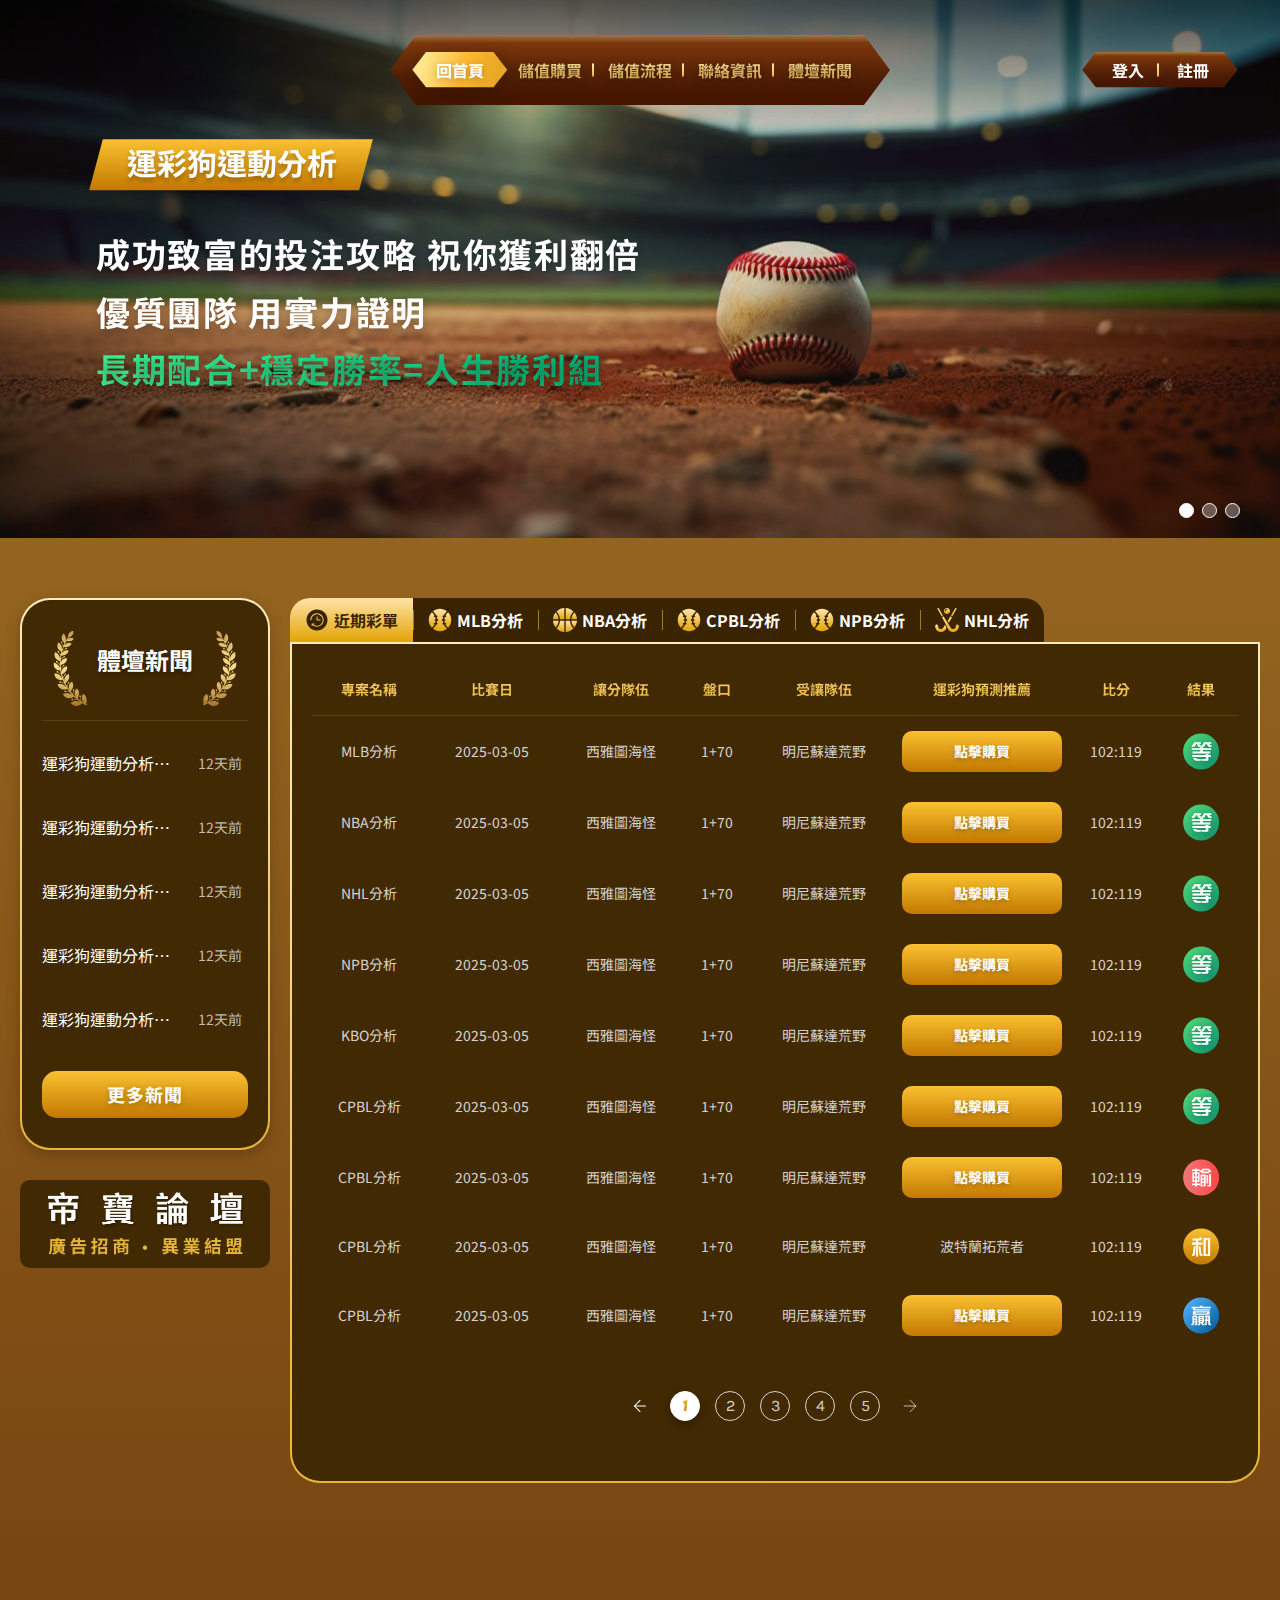
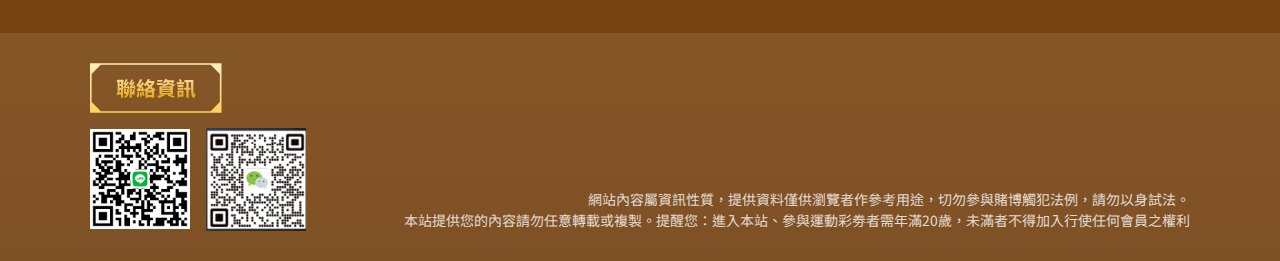
<file: index.html>
<!DOCTYPE html>
<html lang="en">
<head>
    <meta charset="UTF-8">
    <meta name="viewport" content="width=device-width, initial-scale=1.0">
    <title>運彩狗</title>
    <link rel="icon" type="image/x-icon" href="./favicon.ico">
    <link rel="preconnect" href="https://fonts.googleapis.com">
    <link rel="preconnect" href="https://fonts.gstatic.com" crossorigin>
    <link href="https://fonts.googleapis.com/css2?family=Karla:ital,wght@0,200..800;1,200..800&family=Noto+Sans+TC:wght@100..900&display=swap" rel="stylesheet">
    <link rel="stylesheet" href="./public/css/bootstrap/bootstrap.css">
    <link rel="stylesheet" href="./public/css/swiper/swiper-bundle.min.css">
    <link rel="stylesheet" href="./public/css/style.css">
</head>
<body>

    <header class="header">
        <nav class="header_nav">
            <ul>
                <li>
                    <a href="./index.html" class="active">
                        <img class="header_nav_active" src="./public/img/nav-acitve.svg" alt="">
                        <span>回首頁</span>
                    </a>
                </li>
                <li>
                    <a href="./buy.html">
                        <img class="header_nav_active" src="./public/img/nav-acitve.svg" alt="">
                        <span>儲值購買</span>
                    </a>
                </li>
                <li>
                    <a href="./flow.html">
                        <img class="header_nav_active" src="./public/img/nav-acitve.svg" alt="">
                        <span>儲值流程</span>
                    </a>
                </li>
                <li>
                    <a href="./contact.html">
                        <img class="header_nav_active" src="./public/img/nav-acitve.svg" alt="">
                        <span>聯絡資訊</span>
                    </a>
                </li>
                <li>
                    <a href="./news.html">
                        <img class="header_nav_active" src="./public/img/nav-acitve.svg" alt="">
                        <span>體壇新聞</span>
                    </a>
                </li>
            </ul>
        </nav>
        <nav class="header_member">
            <ul>
                <li><a data-bs-toggle="modal" data-bs-target="#modal-login">登入</a></li>
                <li><a data-bs-toggle="modal" data-bs-target="#modal-signup">註冊</a></li>
            </ul>
        </nav>
        <div class="header_menu d-lg-none">
            <div class="header_menu_bar bar-top"></div>
            <div class="header_menu_bar bar-middle"></div>
            <div class="header_menu_bar bar-bottom"></div>
        </div>
    </header>

    <main>
        <div class="banner">
            <div class="swiper-container banner_swiper">
                <div class="swiper-wrapper">
                    <!-- <div class="swiper-slide">
                        <div class="banner_item">
                            <img src="./public/img/banner-1.png" alt="">
                        </div>
                    </div> -->
                    <div class="swiper-slide">
                        <div class="banner_item"><img src="./public/img/banner-2.png" alt=""></div>
                        <div class="banner_text">
                            <h2 class="banner_title"><span>運彩狗運動分析</span></h2>
                            <p>
                                成功致富的投注攻略 祝你獲利翻倍<br>
                                優質團隊 用實力證明<br>
                                <span class="banner_text_green">長期配合+穩定勝率=人生勝利組</span>
                            </p>
                        </div>
                    </div>
                    <div class="swiper-slide">
                        <div class="banner_item"><img src="./public/img/banner-3.png" alt=""></div>
                        <div class="banner_text">
                            <h2 class="banner_title"><span>運彩狗運動分析</span></h2>
                            <p>
                                專業的分析是投資<br>
                                跟緊腳步才能製造雙贏<br>
                                即時關注美金盤口<br>
                                <span class="banner_text_red">掌握第一手獨家資訊</span>
                            </p>
                        </div>
                    </div>
                    <div class="swiper-slide">
                        <div class="banner_item"><img src="./public/img/banner-4.png" alt=""></div>
                        <div class="banner_text">
                            <h2 class="banner_title"><span>運彩狗運動分析</span></h2>
                            <p>
                                機會是留給懂得出手的人<br>
                                <span class="banner_text_gold">想賺多少 自己決定</span>
                            </p>
                        </div>
                    </div>
                </div>
            </div>
            <div class="banner_pagination"></div>
        </div>

        <div class="d-flex flex-wrap mainContent">
            <div class="sidebar">
                <div class="sidebar_news">
                    <div class="sidebar_news_inner">
                        <h2 class="title">體壇新聞</h2>
                        <div class="sidebar_news_main">
                            <a href="./news-detail.html" class="sidebar_news_item">
                                <span class="sidebar_news_title">運彩狗運動分析網-九運彩狗運動分析網-九運彩狗運動分析網-九</span>
                                <span class="sidebar_news_date">12天前</span>
                            </a>
                            <a href="./news-detail.html" class="sidebar_news_item">
                                <span class="sidebar_news_title">運彩狗運動分析網-九</span>
                                <span class="sidebar_news_date">12天前</span>
                            </a>
                            <a href="./news-detail.html" class="sidebar_news_item">
                                <span class="sidebar_news_title">運彩狗運動分析網-九</span>
                                <span class="sidebar_news_date">12天前</span>
                            </a>
                            <a href="./news-detail.html" class="sidebar_news_item">
                                <span class="sidebar_news_title">運彩狗運動分析網-九</span>
                                <span class="sidebar_news_date">12天前</span>
                            </a>
                            <a href="./news-detail.html" class="sidebar_news_item">
                                <span class="sidebar_news_title">運彩狗運動分析網-九</span>
                                <span class="sidebar_news_date">12天前</span>
                            </a>
                        </div>
                        <a href="./news.html" class="sidebar_news_more">更多新聞</a>
                    </div>
                </div>
                <img class="w-100" src="./public/img/ad.png" alt="">
            </div>
            <div class="mainbar">
                <ul class="nav nav-tabs analyze-tab" id="myTab" role="tablist">
                    <li class="nav-item" role="presentation">
                        <button class="nav-link active" id="recent-tab" data-bs-toggle="tab" data-bs-target="#recent-tab-pane" type="button" role="tab" aria-controls="recent-tab-pane" aria-selected="true">
                            <div class="analyze_icon">
                                <img class="normal" src="./public/img/recent.svg" alt="">
                                <img class="active" src="./public/img/recent-dark.svg" alt="">
                            </div>
                            <span>近期彩單</span>
                        </button>
                    </li>
                    <li class="nav-item" role="presentation">
                        <button class="nav-link" id="mlb-tab" data-bs-toggle="tab" data-bs-target="#mlb-tab-pane" type="button" role="tab" aria-controls="mlb-tab-pane" aria-selected="true">
                            <div class="analyze_icon">
                                <img class="normal" src="./public/img/baseball.svg" alt="">
                                <img class="active" src="./public/img/baseball-dark.svg" alt="">
                            </div>
                            <span>MLB分析</span>
                        </button>
                    </li>
                    <li class="nav-item" role="presentation">
                        <button class="nav-link" id="nba-tab" data-bs-toggle="tab" data-bs-target="#nba-tab-pane" type="button" role="tab" aria-controls="nba-tab-pane" aria-selected="true">
                            <div class="analyze_icon">
                                <img class="normal" src="./public/img/basketball.svg" alt="">
                                <img class="active" src="./public/img/basketball-dark.svg" alt="">
                            </div>
                            <span>NBA分析</span>
                        </button>
                    </li>
                    <li class="nav-item" role="presentation">
                        <button class="nav-link" id="cpbl-tab" data-bs-toggle="tab" data-bs-target="#cpbl-tab-pane" type="button" role="tab" aria-controls="cpbl-tab-pane" aria-selected="true">
                            <div class="analyze_icon">
                                <img class="normal" src="./public/img/baseball.svg" alt="">
                                <img class="active" src="./public/img/baseball-dark.svg" alt="">
                            </div>
                            <span>CPBL分析</span>
                        </button>
                    </li>
                    <li class="nav-item" role="presentation">
                        <button class="nav-link" id="npb-tab" data-bs-toggle="tab" data-bs-target="#npb-tab-pane" type="button" role="tab" aria-controls="npb-tab-pane" aria-selected="true">
                            <div class="analyze_icon">
                                <img class="normal" src="./public/img/baseball.svg" alt="">
                                <img class="active" src="./public/img/baseball-dark.svg" alt="">
                            </div>
                            <span>NPB分析</span>
                        </button>
                    </li>
                    <li class="nav-item" role="presentation">
                        <button class="nav-link" id="nhl-tab" data-bs-toggle="tab" data-bs-target="#nhl-tab-pane" type="button" role="tab" aria-controls="nhl-tab-pane" aria-selected="true">
                            <div class="analyze_icon">
                                <img class="normal" src="./public/img/hockey.svg" alt="">
                                <img class="active" src="./public/img/hockey-dark.svg" alt="">
                            </div>
                            <span>NHL分析</span>
                        </button>
                    </li>
                </ul>
                <div class="analyze">
                    <div class="analyze_inner">
                        <div class="tab-content" id="myTabContent">
                            <div class="tab-pane fade show active" id="recent-tab-pane" role="tabpanel" aria-labelledby="recent-tab" tabindex="0">
                                <p class="analyze_hint d-md-none">↓左右滑動觀看內容↓</p>
                                <div class="analyze_tabContent">
                                    <table class="analyze_table">
                                        <tr>
                                            <th>專案名稱</th>
                                            <th>比賽日</th>
                                            <th>讓分隊伍</th>
                                            <th>盤口</th>
                                            <th>受讓隊伍</th>
                                            <th>運彩狗預測推薦</th>
                                            <th>比分</th>
                                            <th>結果</th>
                                        </tr>
                                        <tr>
                                            <td>MLB分析</td>
                                            <td>2025-03-05</td>
                                            <td>西雅圖海怪</td>
                                            <td>1+70</td>
                                            <td>明尼蘇達荒野</td>
                                            <td><a href="" class="analyze_table_btn">點擊購買</a></td>
                                            <td>102:119</td>
                                            <td><img class="analyze_table_result" src="./public/img/wait.svg" alt=""></td>
                                        </tr>
                                        <tr>
                                            <td>NBA分析</td>
                                            <td>2025-03-05</td>
                                            <td>西雅圖海怪</td>
                                            <td>1+70</td>
                                            <td>明尼蘇達荒野</td>
                                            <td><a href="" class="analyze_table_btn">點擊購買</a></td>
                                            <td>102:119</td>
                                            <td><img class="analyze_table_result" src="./public/img/wait.svg" alt=""></td>
                                        </tr>
                                        <tr>
                                            <td>NHL分析</td>
                                            <td>2025-03-05</td>
                                            <td>西雅圖海怪</td>
                                            <td>1+70</td>
                                            <td>明尼蘇達荒野</td>
                                            <td><a href="" class="analyze_table_btn">點擊購買</a></td>
                                            <td>102:119</td>
                                            <td><img class="analyze_table_result" src="./public/img/wait.svg" alt=""></td>
                                        </tr>
                                        <tr>
                                            <td>NPB分析</td>
                                            <td>2025-03-05</td>
                                            <td>西雅圖海怪</td>
                                            <td>1+70</td>
                                            <td>明尼蘇達荒野</td>
                                            <td><a href="" class="analyze_table_btn">點擊購買</a></td>
                                            <td>102:119</td>
                                            <td><img class="analyze_table_result" src="./public/img/wait.svg" alt=""></td>
                                        </tr>
                                        <tr>
                                            <td>KBO分析</td>
                                            <td>2025-03-05</td>
                                            <td>西雅圖海怪</td>
                                            <td>1+70</td>
                                            <td>明尼蘇達荒野</td>
                                            <td><a href="" class="analyze_table_btn">點擊購買</a></td>
                                            <td>102:119</td>
                                            <td><img class="analyze_table_result" src="./public/img/wait.svg" alt=""></td>
                                        </tr>
                                        <tr>
                                            <td>CPBL分析</td>
                                            <td>2025-03-05</td>
                                            <td>西雅圖海怪</td>
                                            <td>1+70</td>
                                            <td>明尼蘇達荒野</td>
                                            <td><a href="" class="analyze_table_btn">點擊購買</a></td>
                                            <td>102:119</td>
                                            <td><img class="analyze_table_result" src="./public/img/wait.svg" alt=""></td>
                                        </tr>
                                        <tr>
                                            <td>CPBL分析</td>
                                            <td>2025-03-05</td>
                                            <td>西雅圖海怪</td>
                                            <td>1+70</td>
                                            <td>明尼蘇達荒野</td>
                                            <td><a href="" class="analyze_table_btn">點擊購買</a></td>
                                            <td>102:119</td>
                                            <td><img class="analyze_table_result" src="./public/img/lose.svg" alt=""></td>
                                        </tr>
                                        <tr>
                                            <td>CPBL分析</td>
                                            <td>2025-03-05</td>
                                            <td>西雅圖海怪</td>
                                            <td>1+70</td>
                                            <td>明尼蘇達荒野</td>
                                            <td>波特蘭拓荒者</td>
                                            <td>102:119</td>
                                            <td><img class="analyze_table_result" src="./public/img/draw.svg" alt=""></td>
                                        </tr>
                                        <tr>
                                            <td>CPBL分析</td>
                                            <td>2025-03-05</td>
                                            <td>西雅圖海怪</td>
                                            <td>1+70</td>
                                            <td>明尼蘇達荒野</td>
                                            <td><a href="" class="analyze_table_btn">點擊購買</a></td>
                                            <td>102:119</td>
                                            <td><img class="analyze_table_result" src="./public/img/win.svg" alt=""></td>
                                        </tr>
                                    </table>
                                </div>
                                <ul class="pagination">
                                    <li>
                                        <a href="" class="pagination_arrow">
                                            <svg width="38" height="38" viewBox="0 0 38 38" fill="none" xmlns="http://www.w3.org/2000/svg">
                                                <path d="M29.5321 19H8.46729" stroke="#392300" stroke-width="2" stroke-linecap="round" stroke-linejoin="round"/>
                                                <path d="M18.9997 29.5324L8.46729 19L18.9997 8.46762" stroke="#392300" stroke-width="2" stroke-linecap="round" stroke-linejoin="round"/>
                                            </svg>
                                        </a>
                                    </li>
                                    <li><a href="" class="active"><span>1</span></a></li>
                                    <li><a href=""><span>2</span></a></li>
                                    <li><a href=""><span>3</span></a></li>
                                    <li><a href=""><span>4</span></a></li>
                                    <li><a href=""><span>5</span></a></li>
                                    <li>
                                        <a href="" class="pagination_arrow">
                                            <svg width="24" height="24" viewBox="0 0 24 24" fill="none" xmlns="http://www.w3.org/2000/svg">
                                                <path d="M5 12.0001H19" stroke="white" stroke-opacity="0.8" stroke-linecap="round" stroke-linejoin="round"/>
                                                <path d="M12 5.00006L19 12.0001L12 19.0001" stroke="white" stroke-opacity="0.8" stroke-linecap="round" stroke-linejoin="round"/>
                                            </svg>
                                        </a>
                                    </li>
                                </ul>
                            </div>
                            <div class="tab-pane fade" id="mlb-tab-pane" role="tabpanel" aria-labelledby="mlb-tab" tabindex="0">
                                <p class="analyze_hint d-md-none">↓左右滑動觀看內容↓</p>
                                <div class="analyze_tabContent">
                                    <table class="analyze_table">
                                        <tr>
                                            <th>專案名稱</th>
                                            <th>比賽日</th>
                                            <th>讓分隊伍</th>
                                            <th>盤口</th>
                                            <th>受讓隊伍</th>
                                            <th>運彩狗預測推薦</th>
                                            <th>比分</th>
                                            <th>結果</th>
                                        </tr>
                                        <tr>
                                            <td>MLB分析</td>
                                            <td>2025-03-05</td>
                                            <td>西雅圖海怪</td>
                                            <td>1+70</td>
                                            <td>明尼蘇達荒野</td>
                                            <td><a href="" class="analyze_table_btn">點擊購買</a></td>
                                            <td>102:119</td>
                                            <td><img class="analyze_table_result" src="./public/img/draw.svg" alt=""></td>
                                        </tr>
                                        <tr>
                                            <td>MLB分析</td>
                                            <td>2025-03-05</td>
                                            <td>西雅圖海怪</td>
                                            <td>1+70</td>
                                            <td>明尼蘇達荒野</td>
                                            <td><a href="" class="analyze_table_btn">點擊購買</a></td>
                                            <td>102:119</td>
                                            <td><img class="analyze_table_result" src="./public/img/lose.svg" alt=""></td>
                                        </tr>
                                        <tr>
                                            <td>MLB分析</td>
                                            <td>2025-03-05</td>
                                            <td>西雅圖海怪</td>
                                            <td>1+70</td>
                                            <td>明尼蘇達荒野</td>
                                            <td><a href="" class="analyze_table_btn">點擊購買</a></td>
                                            <td>102:119</td>
                                            <td><img class="analyze_table_result" src="./public/img/wait.svg" alt=""></td>
                                        </tr>
                                        <tr>
                                            <td>MLB分析</td>
                                            <td>2025-03-05</td>
                                            <td>西雅圖海怪</td>
                                            <td>1+70</td>
                                            <td>明尼蘇達荒野</td>
                                            <td><a href="" class="analyze_table_btn">點擊購買</a></td>
                                            <td>102:119</td>
                                            <td><img class="analyze_table_result" src="./public/img/wait.svg" alt=""></td>
                                        </tr>
                                        <tr>
                                            <td>MLB分析</td>
                                            <td>2025-03-05</td>
                                            <td>西雅圖海怪</td>
                                            <td>1+70</td>
                                            <td>明尼蘇達荒野</td>
                                            <td><a href="" class="analyze_table_btn">點擊購買</a></td>
                                            <td>102:119</td>
                                            <td><img class="analyze_table_result" src="./public/img/wait.svg" alt=""></td>
                                        </tr>
                                        <tr>
                                            <td>MLB分析</td>
                                            <td>2025-03-05</td>
                                            <td>西雅圖海怪</td>
                                            <td>1+70</td>
                                            <td>明尼蘇達荒野</td>
                                            <td><a href="" class="analyze_table_btn">點擊購買</a></td>
                                            <td>102:119</td>
                                            <td><img class="analyze_table_result" src="./public/img/wait.svg" alt=""></td>
                                        </tr>
                                        <tr>
                                            <td>MLB分析</td>
                                            <td>2025-03-05</td>
                                            <td>西雅圖海怪</td>
                                            <td>1+70</td>
                                            <td>明尼蘇達荒野</td>
                                            <td><a href="" class="analyze_table_btn">點擊購買</a></td>
                                            <td>102:119</td>
                                            <td><img class="analyze_table_result" src="./public/img/wait.svg" alt=""></td>
                                        </tr>
                                        <tr>
                                            <td>MLB分析</td>
                                            <td>2025-03-05</td>
                                            <td>西雅圖海怪</td>
                                            <td>1+70</td>
                                            <td>明尼蘇達荒野</td>
                                            <td>波特蘭拓荒者</td>
                                            <td>102:119</td>
                                            <td><img class="analyze_table_result" src="./public/img/wait.svg" alt=""></td>
                                        </tr>
                                        <tr>
                                            <td>MLB分析</td>
                                            <td>2025-03-05</td>
                                            <td>西雅圖海怪</td>
                                            <td>1+70</td>
                                            <td>明尼蘇達荒野</td>
                                            <td><a href="" class="analyze_table_btn">點擊購買</a></td>
                                            <td>102:119</td>
                                            <td><img class="analyze_table_result" src="./public/img/win.svg" alt=""></td>
                                        </tr>
                                    </table>
                                </div>
                                <ul class="pagination">
                                    <li>
                                        <a href="" class="pagination_arrow">
                                            <svg width="38" height="38" viewBox="0 0 38 38" fill="none" xmlns="http://www.w3.org/2000/svg">
                                                <path d="M29.5321 19H8.46729" stroke="#392300" stroke-width="2" stroke-linecap="round" stroke-linejoin="round"/>
                                                <path d="M18.9997 29.5324L8.46729 19L18.9997 8.46762" stroke="#392300" stroke-width="2" stroke-linecap="round" stroke-linejoin="round"/>
                                            </svg>
                                        </a>
                                    </li>
                                    <li><a href="" class="active"><span>1</span></a></li>
                                    <li><a href=""><span>2</span></a></li>
                                    <li><a href=""><span>3</span></a></li>
                                    <li><a href=""><span>4</span></a></li>
                                    <li><a href=""><span>5</span></a></li>
                                    <li>
                                        <a href="" class="pagination_arrow">
                                            <svg width="24" height="24" viewBox="0 0 24 24" fill="none" xmlns="http://www.w3.org/2000/svg">
                                                <path d="M5 12.0001H19" stroke="white" stroke-opacity="0.8" stroke-linecap="round" stroke-linejoin="round"/>
                                                <path d="M12 5.00006L19 12.0001L12 19.0001" stroke="white" stroke-opacity="0.8" stroke-linecap="round" stroke-linejoin="round"/>
                                            </svg>
                                        </a>
                                    </li>
                                </ul>
                            </div>
                            <div class="tab-pane fade" id="nba-tab-pane" role="tabpanel" aria-labelledby="nba-tab" tabindex="0">
                                <p class="analyze_hint d-md-none">↓左右滑動觀看內容↓</p>
                                <div class="analyze_tabContent">
                                    <table class="analyze_table">
                                        <tr>
                                            <th>專案名稱</th>
                                            <th>比賽日</th>
                                            <th>讓分隊伍</th>
                                            <th>盤口</th>
                                            <th>受讓隊伍</th>
                                            <th>運彩狗預測推薦</th>
                                            <th>比分</th>
                                            <th>結果</th>
                                        </tr>
                                        <tr>
                                            <td>NBA分析</td>
                                            <td>2025-03-05</td>
                                            <td>西雅圖海怪</td>
                                            <td>1+70</td>
                                            <td>明尼蘇達荒野</td>
                                            <td><a href="" class="analyze_table_btn">點擊購買</a></td>
                                            <td>102:119</td>
                                            <td><img class="analyze_table_result" src="./public/img/wait.svg" alt=""></td>
                                        </tr>
                                        <tr>
                                            <td>NBA分析</td>
                                            <td>2025-03-05</td>
                                            <td>西雅圖海怪</td>
                                            <td>1+70</td>
                                            <td>明尼蘇達荒野</td>
                                            <td><a href="" class="analyze_table_btn">點擊購買</a></td>
                                            <td>102:119</td>
                                            <td><img class="analyze_table_result" src="./public/img/wait.svg" alt=""></td>
                                        </tr>
                                        <tr>
                                            <td>NBA分析</td>
                                            <td>2025-03-05</td>
                                            <td>西雅圖海怪</td>
                                            <td>1+70</td>
                                            <td>明尼蘇達荒野</td>
                                            <td><a href="" class="analyze_table_btn">點擊購買</a></td>
                                            <td>102:119</td>
                                            <td><img class="analyze_table_result" src="./public/img/wait.svg" alt=""></td>
                                        </tr>
                                        <tr>
                                            <td>NBA分析</td>
                                            <td>2025-03-05</td>
                                            <td>西雅圖海怪</td>
                                            <td>1+70</td>
                                            <td>明尼蘇達荒野</td>
                                            <td><a href="" class="analyze_table_btn">點擊購買</a></td>
                                            <td>102:119</td>
                                            <td><img class="analyze_table_result" src="./public/img/wait.svg" alt=""></td>
                                        </tr>
                                        <tr>
                                            <td>NBA分析</td>
                                            <td>2025-03-05</td>
                                            <td>西雅圖海怪</td>
                                            <td>1+70</td>
                                            <td>明尼蘇達荒野</td>
                                            <td><a href="" class="analyze_table_btn">點擊購買</a></td>
                                            <td>102:119</td>
                                            <td><img class="analyze_table_result" src="./public/img/wait.svg" alt=""></td>
                                        </tr>
                                        <tr>
                                            <td>NBA分析</td>
                                            <td>2025-03-05</td>
                                            <td>西雅圖海怪</td>
                                            <td>1+70</td>
                                            <td>明尼蘇達荒野</td>
                                            <td><a href="" class="analyze_table_btn">點擊購買</a></td>
                                            <td>102:119</td>
                                            <td><img class="analyze_table_result" src="./public/img/wait.svg" alt=""></td>
                                        </tr>
                                        <tr>
                                            <td>NBA分析</td>
                                            <td>2025-03-05</td>
                                            <td>西雅圖海怪</td>
                                            <td>1+70</td>
                                            <td>明尼蘇達荒野</td>
                                            <td><a href="" class="analyze_table_btn">點擊購買</a></td>
                                            <td>102:119</td>
                                            <td><img class="analyze_table_result" src="./public/img/draw.svg" alt=""></td>
                                        </tr>
                                        <tr>
                                            <td>NBA分析</td>
                                            <td>2025-03-05</td>
                                            <td>西雅圖海怪</td>
                                            <td>1+70</td>
                                            <td>明尼蘇達荒野</td>
                                            <td>波特蘭拓荒者</td>
                                            <td>102:119</td>
                                            <td><img class="analyze_table_result" src="./public/img/lose.svg" alt=""></td>
                                        </tr>
                                        <tr>
                                            <td>NBA分析</td>
                                            <td>2025-03-05</td>
                                            <td>西雅圖海怪</td>
                                            <td>1+70</td>
                                            <td>明尼蘇達荒野</td>
                                            <td><a href="" class="analyze_table_btn">點擊購買</a></td>
                                            <td>102:119</td>
                                            <td><img class="analyze_table_result" src="./public/img/win.svg" alt=""></td>
                                        </tr>
                                    </table>
                                </div>
                                <ul class="pagination">
                                    <li>
                                        <a href="" class="pagination_arrow">
                                            <svg width="38" height="38" viewBox="0 0 38 38" fill="none" xmlns="http://www.w3.org/2000/svg">
                                                <path d="M29.5321 19H8.46729" stroke="#392300" stroke-width="2" stroke-linecap="round" stroke-linejoin="round"/>
                                                <path d="M18.9997 29.5324L8.46729 19L18.9997 8.46762" stroke="#392300" stroke-width="2" stroke-linecap="round" stroke-linejoin="round"/>
                                            </svg>
                                        </a>
                                    </li>
                                    <li><a href="" class="active"><span>1</span></a></li>
                                    <li><a href=""><span>2</span></a></li>
                                    <li><a href=""><span>3</span></a></li>
                                    <li><a href=""><span>4</span></a></li>
                                    <li><a href=""><span>5</span></a></li>
                                    <li>
                                        <a href="" class="pagination_arrow">
                                            <svg width="24" height="24" viewBox="0 0 24 24" fill="none" xmlns="http://www.w3.org/2000/svg">
                                                <path d="M5 12.0001H19" stroke="white" stroke-opacity="0.8" stroke-linecap="round" stroke-linejoin="round"/>
                                                <path d="M12 5.00006L19 12.0001L12 19.0001" stroke="white" stroke-opacity="0.8" stroke-linecap="round" stroke-linejoin="round"/>
                                            </svg>
                                        </a>
                                    </li>
                                </ul>
                            </div>
                            <div class="tab-pane fade" id="cpbl-tab-pane" role="tabpanel" aria-labelledby="cpbl-tab" tabindex="0">
                                <p class="analyze_hint d-md-none">↓左右滑動觀看內容↓</p>
                                <div class="analyze_tabContent">
                                    <table class="analyze_table">
                                        <tr>
                                            <th>專案名稱</th>
                                            <th>比賽日</th>
                                            <th>讓分隊伍</th>
                                            <th>盤口</th>
                                            <th>受讓隊伍</th>
                                            <th>運彩狗預測推薦</th>
                                            <th>比分</th>
                                            <th>結果</th>
                                        </tr>
                                        <tr>
                                            <td>CPBL分析</td>
                                            <td>2025-03-05</td>
                                            <td>西雅圖海怪</td>
                                            <td>1+70</td>
                                            <td>明尼蘇達荒野</td>
                                            <td><a href="" class="analyze_table_btn">點擊購買</a></td>
                                            <td>102:119</td>
                                            <td><img class="analyze_table_result" src="./public/img/wait.svg" alt=""></td>
                                        </tr>
                                        <tr>
                                            <td>CPBL分析</td>
                                            <td>2025-03-05</td>
                                            <td>西雅圖海怪</td>
                                            <td>1+70</td>
                                            <td>明尼蘇達荒野</td>
                                            <td><a href="" class="analyze_table_btn">點擊購買</a></td>
                                            <td>102:119</td>
                                            <td><img class="analyze_table_result" src="./public/img/wait.svg" alt=""></td>
                                        </tr>
                                        <tr>
                                            <td>CPBL分析</td>
                                            <td>2025-03-05</td>
                                            <td>西雅圖海怪</td>
                                            <td>1+70</td>
                                            <td>明尼蘇達荒野</td>
                                            <td><a href="" class="analyze_table_btn">點擊購買</a></td>
                                            <td>102:119</td>
                                            <td><img class="analyze_table_result" src="./public/img/wait.svg" alt=""></td>
                                        </tr>
                                        <tr>
                                            <td>CPBL分析</td>
                                            <td>2025-03-05</td>
                                            <td>西雅圖海怪</td>
                                            <td>1+70</td>
                                            <td>明尼蘇達荒野</td>
                                            <td><a href="" class="analyze_table_btn">點擊購買</a></td>
                                            <td>102:119</td>
                                            <td><img class="analyze_table_result" src="./public/img/wait.svg" alt=""></td>
                                        </tr>
                                        <tr>
                                            <td>CPBL分析</td>
                                            <td>2025-03-05</td>
                                            <td>西雅圖海怪</td>
                                            <td>1+70</td>
                                            <td>明尼蘇達荒野</td>
                                            <td><a href="" class="analyze_table_btn">點擊購買</a></td>
                                            <td>102:119</td>
                                            <td><img class="analyze_table_result" src="./public/img/wait.svg" alt=""></td>
                                        </tr>
                                        <tr>
                                            <td>CPBL分析</td>
                                            <td>2025-03-05</td>
                                            <td>西雅圖海怪</td>
                                            <td>1+70</td>
                                            <td>明尼蘇達荒野</td>
                                            <td><a href="" class="analyze_table_btn">點擊購買</a></td>
                                            <td>102:119</td>
                                            <td><img class="analyze_table_result" src="./public/img/wait.svg" alt=""></td>
                                        </tr>
                                        <tr>
                                            <td>CPBL分析</td>
                                            <td>2025-03-05</td>
                                            <td>西雅圖海怪</td>
                                            <td>1+70</td>
                                            <td>明尼蘇達荒野</td>
                                            <td><a href="" class="analyze_table_btn">點擊購買</a></td>
                                            <td>102:119</td>
                                            <td><img class="analyze_table_result" src="./public/img/wait.svg" alt=""></td>
                                        </tr>
                                        <tr>
                                            <td>CPBL分析</td>
                                            <td>2025-03-05</td>
                                            <td>西雅圖海怪</td>
                                            <td>1+70</td>
                                            <td>明尼蘇達荒野</td>
                                            <td>波特蘭拓荒者</td>
                                            <td>102:119</td>
                                            <td><img class="analyze_table_result" src="./public/img/wait.svg" alt=""></td>
                                        </tr>
                                        <tr>
                                            <td>CPBL分析</td>
                                            <td>2025-03-05</td>
                                            <td>西雅圖海怪</td>
                                            <td>1+70</td>
                                            <td>明尼蘇達荒野</td>
                                            <td><a href="" class="analyze_table_btn">點擊購買</a></td>
                                            <td>102:119</td>
                                            <td><img class="analyze_table_result" src="./public/img/win.svg" alt=""></td>
                                        </tr>
                                    </table>
                                </div>
                                <ul class="pagination">
                                    <li>
                                        <a href="" class="pagination_arrow">
                                            <svg width="38" height="38" viewBox="0 0 38 38" fill="none" xmlns="http://www.w3.org/2000/svg">
                                                <path d="M29.5321 19H8.46729" stroke="#392300" stroke-width="2" stroke-linecap="round" stroke-linejoin="round"/>
                                                <path d="M18.9997 29.5324L8.46729 19L18.9997 8.46762" stroke="#392300" stroke-width="2" stroke-linecap="round" stroke-linejoin="round"/>
                                            </svg>
                                        </a>
                                    </li>
                                    <li><a href="" class="active"><span>1</span></a></li>
                                    <li><a href=""><span>2</span></a></li>
                                    <li><a href=""><span>3</span></a></li>
                                    <li><a href=""><span>4</span></a></li>
                                    <li><a href=""><span>5</span></a></li>
                                    <li>
                                        <a href="" class="pagination_arrow">
                                            <svg width="24" height="24" viewBox="0 0 24 24" fill="none" xmlns="http://www.w3.org/2000/svg">
                                                <path d="M5 12.0001H19" stroke="white" stroke-opacity="0.8" stroke-linecap="round" stroke-linejoin="round"/>
                                                <path d="M12 5.00006L19 12.0001L12 19.0001" stroke="white" stroke-opacity="0.8" stroke-linecap="round" stroke-linejoin="round"/>
                                            </svg>
                                        </a>
                                    </li>
                                </ul>
                            </div>
                            <div class="tab-pane fade" id="npb-tab-pane" role="tabpanel" aria-labelledby="npb-tab" tabindex="0">
                                <p class="analyze_hint d-md-none">↓左右滑動觀看內容↓</p>
                                <div class="analyze_tabContent">
                                    <table class="analyze_table">
                                        <tr>
                                            <th>專案名稱</th>
                                            <th>比賽日</th>
                                            <th>讓分隊伍</th>
                                            <th>盤口</th>
                                            <th>受讓隊伍</th>
                                            <th>運彩狗預測推薦</th>
                                            <th>比分</th>
                                            <th>結果</th>
                                        </tr>
                                        <tr>
                                            <td>NPB分析</td>
                                            <td>2025-03-05</td>
                                            <td>西雅圖海怪</td>
                                            <td>1+70</td>
                                            <td>明尼蘇達荒野</td>
                                            <td><a href="" class="analyze_table_btn">點擊購買</a></td>
                                            <td>102:119</td>
                                            <td><img class="analyze_table_result" src="./public/img/wait.svg" alt=""></td>
                                        </tr>
                                        <tr>
                                            <td>NPB分析</td>
                                            <td>2025-03-05</td>
                                            <td>西雅圖海怪</td>
                                            <td>1+70</td>
                                            <td>明尼蘇達荒野</td>
                                            <td><a href="" class="analyze_table_btn">點擊購買</a></td>
                                            <td>102:119</td>
                                            <td><img class="analyze_table_result" src="./public/img/wait.svg" alt=""></td>
                                        </tr>
                                        <tr>
                                            <td>NPB分析</td>
                                            <td>2025-03-05</td>
                                            <td>西雅圖海怪</td>
                                            <td>1+70</td>
                                            <td>明尼蘇達荒野</td>
                                            <td><a href="" class="analyze_table_btn">點擊購買</a></td>
                                            <td>102:119</td>
                                            <td><img class="analyze_table_result" src="./public/img/wait.svg" alt=""></td>
                                        </tr>
                                        <tr>
                                            <td>NPB分析</td>
                                            <td>2025-03-05</td>
                                            <td>西雅圖海怪</td>
                                            <td>1+70</td>
                                            <td>明尼蘇達荒野</td>
                                            <td><a href="" class="analyze_table_btn">點擊購買</a></td>
                                            <td>102:119</td>
                                            <td><img class="analyze_table_result" src="./public/img/wait.svg" alt=""></td>
                                        </tr>
                                        <tr>
                                            <td>NPB分析</td>
                                            <td>2025-03-05</td>
                                            <td>西雅圖海怪</td>
                                            <td>1+70</td>
                                            <td>明尼蘇達荒野</td>
                                            <td><a href="" class="analyze_table_btn">點擊購買</a></td>
                                            <td>102:119</td>
                                            <td><img class="analyze_table_result" src="./public/img/wait.svg" alt=""></td>
                                        </tr>
                                        <tr>
                                            <td>NPB分析</td>
                                            <td>2025-03-05</td>
                                            <td>西雅圖海怪</td>
                                            <td>1+70</td>
                                            <td>明尼蘇達荒野</td>
                                            <td><a href="" class="analyze_table_btn">點擊購買</a></td>
                                            <td>102:119</td>
                                            <td><img class="analyze_table_result" src="./public/img/lose.svg" alt=""></td>
                                        </tr>
                                        <tr>
                                            <td>NPB分析</td>
                                            <td>2025-03-05</td>
                                            <td>西雅圖海怪</td>
                                            <td>1+70</td>
                                            <td>明尼蘇達荒野</td>
                                            <td><a href="" class="analyze_table_btn">點擊購買</a></td>
                                            <td>102:119</td>
                                            <td><img class="analyze_table_result" src="./public/img/draw.svg" alt=""></td>
                                        </tr>
                                        <tr>
                                            <td>NPB分析</td>
                                            <td>2025-03-05</td>
                                            <td>西雅圖海怪</td>
                                            <td>1+70</td>
                                            <td>明尼蘇達荒野</td>
                                            <td>波特蘭拓荒者</td>
                                            <td>102:119</td>
                                            <td><img class="analyze_table_result" src="./public/img/wait.svg" alt=""></td>
                                        </tr>
                                        <tr>
                                            <td>NPB分析</td>
                                            <td>2025-03-05</td>
                                            <td>西雅圖海怪</td>
                                            <td>1+70</td>
                                            <td>明尼蘇達荒野</td>
                                            <td><a href="" class="analyze_table_btn">點擊購買</a></td>
                                            <td>102:119</td>
                                            <td><img class="analyze_table_result" src="./public/img/win.svg" alt=""></td>
                                        </tr>
                                    </table>
                                </div>
                                <ul class="pagination">
                                    <li>
                                        <a href="" class="pagination_arrow">
                                            <svg width="38" height="38" viewBox="0 0 38 38" fill="none" xmlns="http://www.w3.org/2000/svg">
                                                <path d="M29.5321 19H8.46729" stroke="#392300" stroke-width="2" stroke-linecap="round" stroke-linejoin="round"/>
                                                <path d="M18.9997 29.5324L8.46729 19L18.9997 8.46762" stroke="#392300" stroke-width="2" stroke-linecap="round" stroke-linejoin="round"/>
                                            </svg>
                                        </a>
                                    </li>
                                    <li><a href="" class="active"><span>1</span></a></li>
                                    <li><a href=""><span>2</span></a></li>
                                    <li><a href=""><span>3</span></a></li>
                                    <li><a href=""><span>4</span></a></li>
                                    <li><a href=""><span>5</span></a></li>
                                    <li>
                                        <a href="" class="pagination_arrow">
                                            <svg width="24" height="24" viewBox="0 0 24 24" fill="none" xmlns="http://www.w3.org/2000/svg">
                                                <path d="M5 12.0001H19" stroke="white" stroke-opacity="0.8" stroke-linecap="round" stroke-linejoin="round"/>
                                                <path d="M12 5.00006L19 12.0001L12 19.0001" stroke="white" stroke-opacity="0.8" stroke-linecap="round" stroke-linejoin="round"/>
                                            </svg>
                                        </a>
                                    </li>
                                </ul>
                            </div>
                            <div class="tab-pane fade" id="nhl-tab-pane" role="tabpanel" aria-labelledby="nhl-tab" tabindex="0">
                                <p class="analyze_hint d-md-none">↓左右滑動觀看內容↓</p>
                                <div class="analyze_tabContent">
                                    <table class="analyze_table">
                                        <tr>
                                            <th>專案名稱</th>
                                            <th>比賽日</th>
                                            <th>讓分隊伍</th>
                                            <th>盤口</th>
                                            <th>受讓隊伍</th>
                                            <th>運彩狗預測推薦</th>
                                            <th>比分</th>
                                            <th>結果</th>
                                        </tr>
                                        <tr>
                                            <td>NHL分析</td>
                                            <td>2025-03-05</td>
                                            <td>西雅圖海怪</td>
                                            <td>1+70</td>
                                            <td>明尼蘇達荒野</td>
                                            <td><a href="" class="analyze_table_btn">點擊購買</a></td>
                                            <td>102:119</td>
                                            <td><img class="analyze_table_result" src="./public/img/wait.svg" alt=""></td>
                                        </tr>
                                        <tr>
                                            <td>NHL分析</td>
                                            <td>2025-03-05</td>
                                            <td>西雅圖海怪</td>
                                            <td>1+70</td>
                                            <td>明尼蘇達荒野</td>
                                            <td><a href="" class="analyze_table_btn">點擊購買</a></td>
                                            <td>102:119</td>
                                            <td><img class="analyze_table_result" src="./public/img/draw.svg" alt=""></td>
                                        </tr>
                                        <tr>
                                            <td>NHL分析</td>
                                            <td>2025-03-05</td>
                                            <td>西雅圖海怪</td>
                                            <td>1+70</td>
                                            <td>明尼蘇達荒野</td>
                                            <td><a href="" class="analyze_table_btn">點擊購買</a></td>
                                            <td>102:119</td>
                                            <td><img class="analyze_table_result" src="./public/img/lose.svg" alt=""></td>
                                        </tr>
                                        <tr>
                                            <td>NHL分析</td>
                                            <td>2025-03-05</td>
                                            <td>西雅圖海怪</td>
                                            <td>1+70</td>
                                            <td>明尼蘇達荒野</td>
                                            <td><a href="" class="analyze_table_btn">點擊購買</a></td>
                                            <td>102:119</td>
                                            <td><img class="analyze_table_result" src="./public/img/wait.svg" alt=""></td>
                                        </tr>
                                        <tr>
                                            <td>NHL分析</td>
                                            <td>2025-03-05</td>
                                            <td>西雅圖海怪</td>
                                            <td>1+70</td>
                                            <td>明尼蘇達荒野</td>
                                            <td><a href="" class="analyze_table_btn">點擊購買</a></td>
                                            <td>102:119</td>
                                            <td><img class="analyze_table_result" src="./public/img/wait.svg" alt=""></td>
                                        </tr>
                                        <tr>
                                            <td>NHL分析</td>
                                            <td>2025-03-05</td>
                                            <td>西雅圖海怪</td>
                                            <td>1+70</td>
                                            <td>明尼蘇達荒野</td>
                                            <td><a href="" class="analyze_table_btn">點擊購買</a></td>
                                            <td>102:119</td>
                                            <td><img class="analyze_table_result" src="./public/img/wait.svg" alt=""></td>
                                        </tr>
                                        <tr>
                                            <td>NHL分析</td>
                                            <td>2025-03-05</td>
                                            <td>西雅圖海怪</td>
                                            <td>1+70</td>
                                            <td>明尼蘇達荒野</td>
                                            <td><a href="" class="analyze_table_btn">點擊購買</a></td>
                                            <td>102:119</td>
                                            <td><img class="analyze_table_result" src="./public/img/wait.svg" alt=""></td>
                                        </tr>
                                        <tr>
                                            <td>NHL分析</td>
                                            <td>2025-03-05</td>
                                            <td>西雅圖海怪</td>
                                            <td>1+70</td>
                                            <td>明尼蘇達荒野</td>
                                            <td>波特蘭拓荒者</td>
                                            <td>102:119</td>
                                            <td><img class="analyze_table_result" src="./public/img/wait.svg" alt=""></td>
                                        </tr>
                                        <tr>
                                            <td>NHL分析</td>
                                            <td>2025-03-05</td>
                                            <td>西雅圖海怪</td>
                                            <td>1+70</td>
                                            <td>明尼蘇達荒野</td>
                                            <td><a href="" class="analyze_table_btn">點擊購買</a></td>
                                            <td>102:119</td>
                                            <td><img class="analyze_table_result" src="./public/img/win.svg" alt=""></td>
                                        </tr>
                                    </table>
                                </div>
                                <ul class="pagination">
                                    <li>
                                        <a href="" class="pagination_arrow">
                                            <svg width="38" height="38" viewBox="0 0 38 38" fill="none" xmlns="http://www.w3.org/2000/svg">
                                                <path d="M29.5321 19H8.46729" stroke="#392300" stroke-width="2" stroke-linecap="round" stroke-linejoin="round"/>
                                                <path d="M18.9997 29.5324L8.46729 19L18.9997 8.46762" stroke="#392300" stroke-width="2" stroke-linecap="round" stroke-linejoin="round"/>
                                            </svg>
                                        </a>
                                    </li>
                                    <li><a href="" class="active"><span>1</span></a></li>
                                    <li><a href=""><span>2</span></a></li>
                                    <li><a href=""><span>3</span></a></li>
                                    <li><a href=""><span>4</span></a></li>
                                    <li><a href=""><span>5</span></a></li>
                                    <li>
                                        <a href="" class="pagination_arrow">
                                            <svg width="24" height="24" viewBox="0 0 24 24" fill="none" xmlns="http://www.w3.org/2000/svg">
                                                <path d="M5 12.0001H19" stroke="white" stroke-opacity="0.8" stroke-linecap="round" stroke-linejoin="round"/>
                                                <path d="M12 5.00006L19 12.0001L12 19.0001" stroke="white" stroke-opacity="0.8" stroke-linecap="round" stroke-linejoin="round"/>
                                            </svg>
                                        </a>
                                    </li>
                                </ul>
                            </div>
                        </div>
                    </div>
                </div>
            </div>
        </div>
    </main>

    <footer class="footer">
        <div class="container d-lg-flex align-items-end justify-content-between">
            <div class="footer_info">
                <div class="footer_info_title">
                    <h3>聯絡資訊</h3>
                </div>
                <div class="d-flex align-items-center gap-3">
                    <img class="footer_info_pic" src="./public/img/line.jpg" alt="">
                    <img class="footer_info_pic" src="./public/img/wechat.png" alt="">
                </div>
            </div>
            <p class="footer_text">
                網站內容屬資訊性質，提供資料僅供瀏覽者作參考用途，切勿參與賭博觸犯法例，請勿以身試法。<br>
                本站提供您的內容請勿任意轉載或複製。提醒您：進入本站、參與運動彩劵者需年滿20歲，未滿者不得加入行使任何會員之權利
            </p>
        </div>
    </footer>

    <div class="modal fade modal-member" id="modal-login" tabindex="-1" aria-labelledby="modal-loginLabel" aria-hidden="true">
        <div class="modal-dialog">
            <div class="modal-content">
                <div class="modal-content_inner">
                    <div class="modal-body">
                        <h2 class="modal-member_title">會員登入</h2>
                        <div>
                            <div class="modal-member_input">
                                <label for="">帳號</label>
                                <input type="text" placeholder="請輸入">
                            </div>
                            <div class="modal-member_input">
                                <label for="">密碼</label>
                                <input type="password" placeholder="請輸入">
                            </div>
                        </div>
                        <button class="modal-member_btn">登入</button>
                    </div>
                </div>
            </div>
        </div>
    </div>

    <div class="modal fade modal-member" id="modal-signup" tabindex="-1" aria-labelledby="modal-signupLabel" aria-hidden="true">
        <div class="modal-dialog">
            <div class="modal-content">
                <div class="modal-content_inner">
                    <div class="modal-body">
                        <h2 class="modal-member_title">會員註冊</h2>
                        <div>
                            <div class="modal-member_input lg">
                                <label for="">帳號</label>
                                <input type="text" placeholder="請輸入">
                            </div>
                            <div class="modal-member_input lg">
                                <label for="">密碼</label>
                                <input type="password" placeholder="請輸入">
                            </div>
                            <div class="modal-member_input lg">
                                <label for="">確認密碼</label>
                                <input type="password" placeholder="請輸入">
                            </div>
                            <div class="modal-member_input lg">
                                <label for="">暱稱</label>
                                <input type="text" placeholder="請輸入">
                            </div>
                            <div class="modal-member_input lg">
                                <label for="">聯絡手機</label>
                                <input type="text" placeholder="請輸入">
                            </div>
                            <div class="modal-member_input lg">
                                <label for="">Line</label>
                                <input type="text" placeholder="請輸入">
                            </div>
                            <div class="modal-member_input lg">
                                <label for="">微信</label>
                                <input type="text" placeholder="請輸入">
                            </div>
                        </div>
                        <button class="modal-member_btn">註冊</button>
                    </div>
                </div>
            </div>
        </div>
    </div>
    

    <script src="./public/js/jquery/jquery.min.js"></script>
    <script src="./public/js/bootstrap/bootstrap.bundle.min.js"></script>
    <script src="./public/js/swiper/swiper-bundle.min.js"></script>
    <script src="./public/js/common.js"></script>

    <script>
        var swiperBanner = new Swiper(".banner_swiper", {
            slidesPerView: 1,
            loop: true,
            pagination: {
                el: ".banner_pagination",
                clickable: true,
            },
            autoplay: {
                delay: 5000,
                disableOnInteraction: false,
            },
            speed: 1000,
        })
    </script>
</body>
</html>
</file>
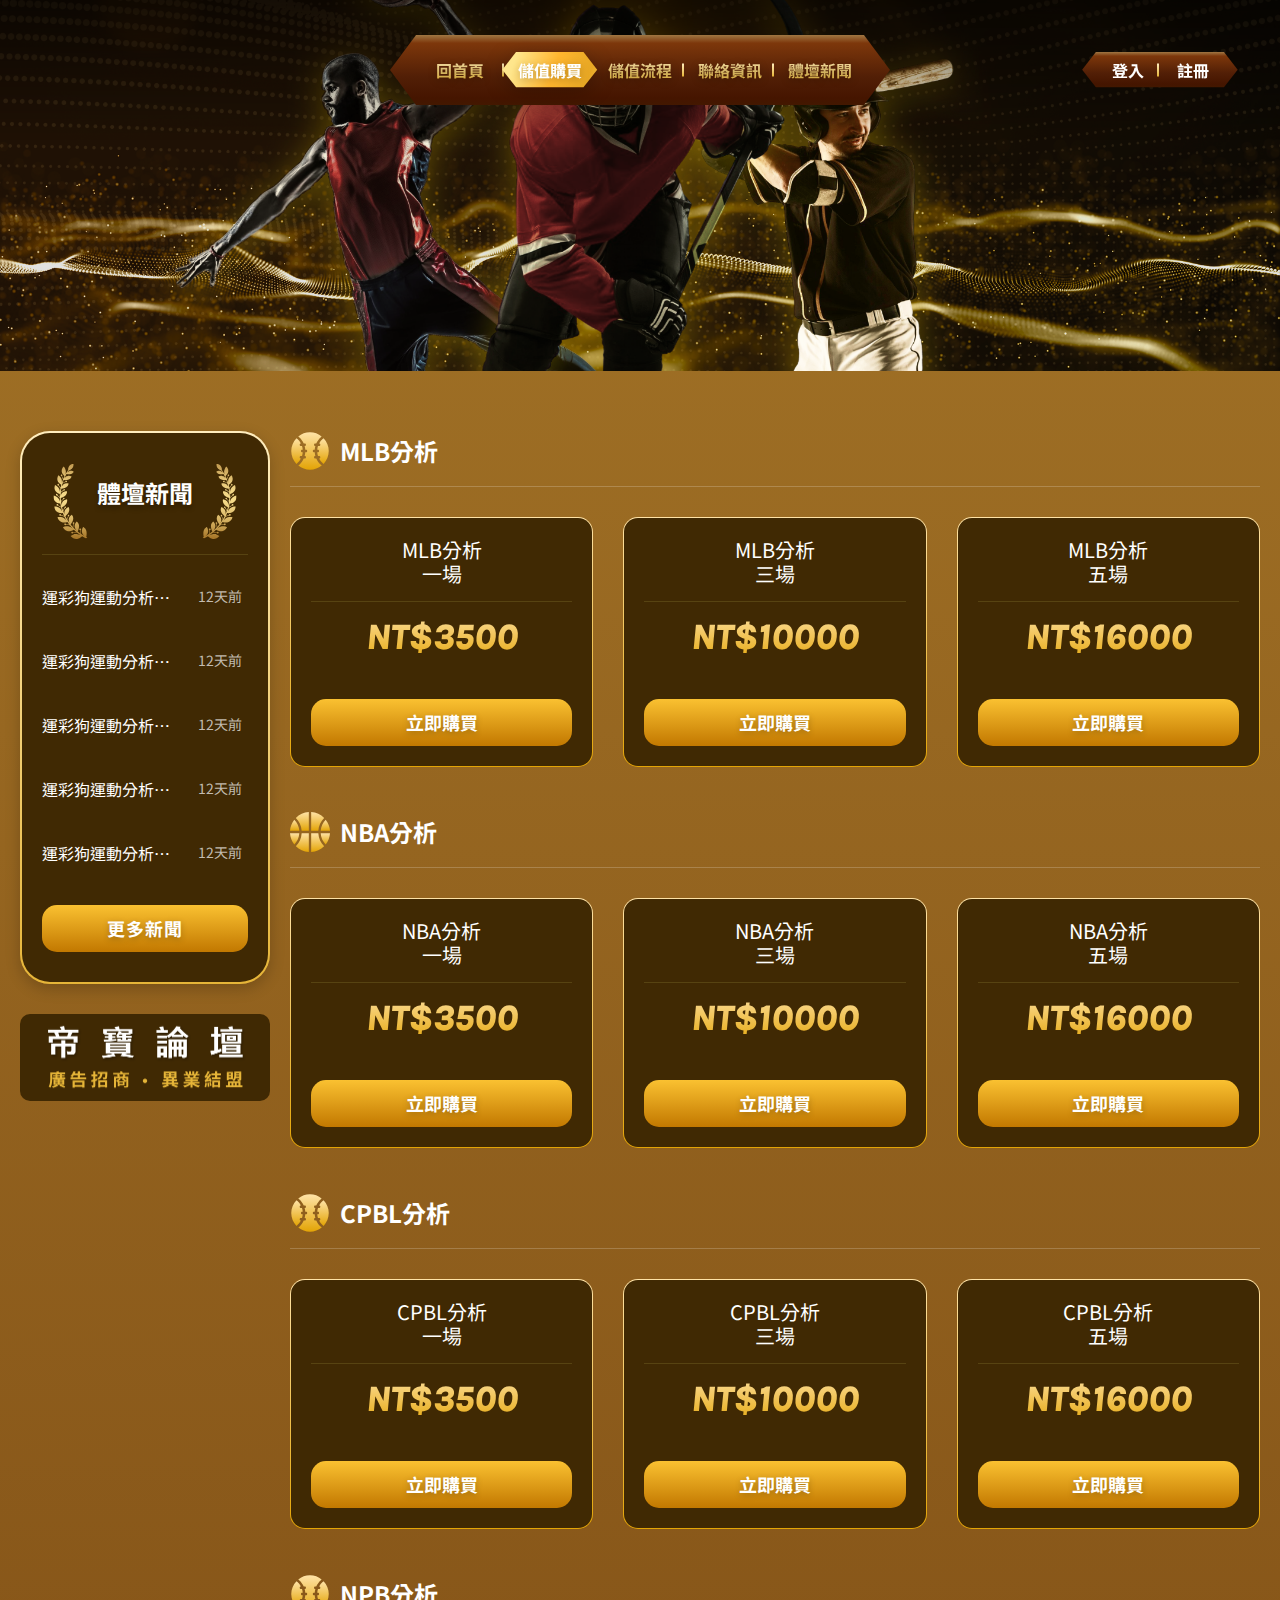
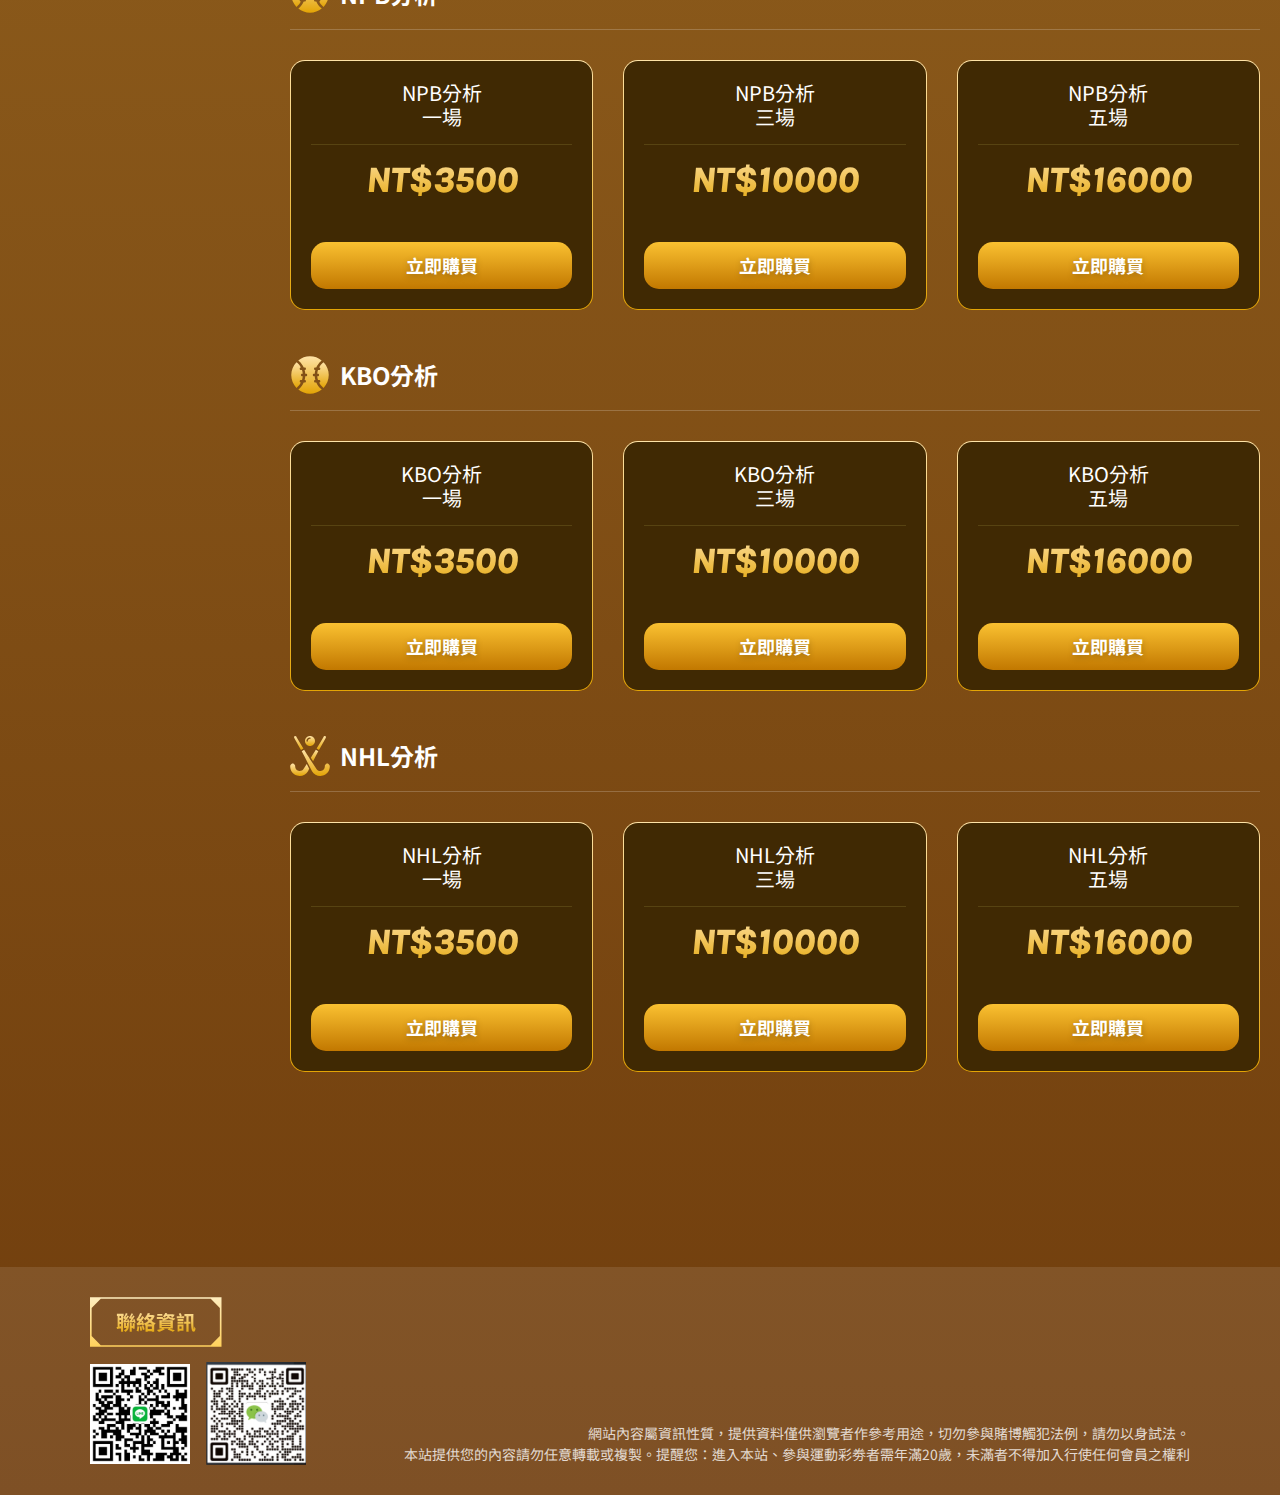
<file: buy.html>
<!DOCTYPE html>
<html lang="en">
<head>
    <meta charset="UTF-8">
    <meta name="viewport" content="width=device-width, initial-scale=1.0">
    <title>運彩狗</title>
    <link rel="icon" type="image/x-icon" href="./favicon.ico">
    <link rel="preconnect" href="https://fonts.googleapis.com">
    <link rel="preconnect" href="https://fonts.gstatic.com" crossorigin>
    <link href="https://fonts.googleapis.com/css2?family=Karla:ital,wght@0,200..800;1,200..800&family=Noto+Sans+TC:wght@100..900&display=swap" rel="stylesheet">
    <link rel="stylesheet" href="./public/css/bootstrap/bootstrap.css">
    <link rel="stylesheet" href="./public/css/swiper/swiper-bundle.min.css">
    <link rel="stylesheet" href="./public/css/style.css">
</head>
<body>

    <header class="header">
        <nav class="header_nav">
            <ul>
                <li>
                    <a href="./index.html">
                        <img class="header_nav_active" src="./public/img/nav-acitve.svg" alt="">
                        <span>回首頁</span>
                    </a>
                </li>
                <li>
                    <a href="./buy.html" class="active">
                        <img class="header_nav_active" src="./public/img/nav-acitve.svg" alt="">
                        <span>儲值購買</span>
                    </a>
                </li>
                <li>
                    <a href="./flow.html">
                        <img class="header_nav_active" src="./public/img/nav-acitve.svg" alt="">
                        <span>儲值流程</span>
                    </a>
                </li>
                <li>
                    <a href="./contact.html">
                        <img class="header_nav_active" src="./public/img/nav-acitve.svg" alt="">
                        <span>聯絡資訊</span>
                    </a>
                </li>
                <li>
                    <a href="./news.html">
                        <img class="header_nav_active" src="./public/img/nav-acitve.svg" alt="">
                        <span>體壇新聞</span>
                    </a>
                </li>
            </ul>
        </nav>
        <nav class="header_member">
            <ul>
                <li><a data-bs-toggle="modal" data-bs-target="#modal-login">登入</a></li>
                <li><a data-bs-toggle="modal" data-bs-target="#modal-signup">註冊</a></li>
            </ul>
        </nav>
        <div class="header_menu d-lg-none">
            <div class="header_menu_bar bar-top"></div>
            <div class="header_menu_bar bar-middle"></div>
            <div class="header_menu_bar bar-bottom"></div>
        </div>
    </header>

    <main>
        <div class="banner-inner">
            <img src="./public/img/banner-1.png" alt="">
        </div>

        <div class="d-flex flex-wrap mainContent">
            <div class="sidebar">
                <div class="sidebar_news">
                    <div class="sidebar_news_inner">
                        <h2 class="title">體壇新聞</h2>
                        <div class="sidebar_news_main">
                            <a href="./news-detail.html" class="sidebar_news_item">
                                <span class="sidebar_news_title">運彩狗運動分析網-九運彩狗運動分析網-九運彩狗運動分析網-九</span>
                                <span class="sidebar_news_date">12天前</span>
                            </a>
                            <a href="./news-detail.html" class="sidebar_news_item">
                                <span class="sidebar_news_title">運彩狗運動分析網-九</span>
                                <span class="sidebar_news_date">12天前</span>
                            </a>
                            <a href="./news-detail.html" class="sidebar_news_item">
                                <span class="sidebar_news_title">運彩狗運動分析網-九</span>
                                <span class="sidebar_news_date">12天前</span>
                            </a>
                            <a href="./news-detail.html" class="sidebar_news_item">
                                <span class="sidebar_news_title">運彩狗運動分析網-九</span>
                                <span class="sidebar_news_date">12天前</span>
                            </a>
                            <a href="./news-detail.html" class="sidebar_news_item">
                                <span class="sidebar_news_title">運彩狗運動分析網-九</span>
                                <span class="sidebar_news_date">12天前</span>
                            </a>
                        </div>
                        <a href="./news.html" class="sidebar_news_more">更多新聞</a>
                    </div>
                </div>
                <img class="w-100" src="./public/img/ad.png" alt="">
            </div>
            <div class="mainbar">
                <div class="buy">
                    <div class="buy_sport">
                        <div class="page-title buy_title">
                            <img src="./public/img/baseball.svg" alt="">
                            <h2>MLB分析</h2>
                        </div>
                        <div class="buy_list">
                            <div class="row">
                                <div class="col-md-4">
                                    <div class="buy_item">
                                        <div class="buy_item_inner">
                                            <h3 class="buy_name">MLB分析<br>一場</h3>
                                            <p class="buy_price">NT$3500</p>
                                            <a href="" class="buy_btn">立即購買</a>
                                        </div>
                                    </div>
                                </div>
                                <div class="col-md-4">
                                    <div class="buy_item">
                                        <div class="buy_item_inner">
                                            <h3 class="buy_name">MLB分析<br>三場</h3>
                                            <p class="buy_price">NT$10000</p>
                                            <a href="" class="buy_btn">立即購買</a>
                                        </div>
                                    </div>
                                </div>
                                <div class="col-md-4">
                                    <div class="buy_item">
                                        <div class="buy_item_inner">
                                            <h3 class="buy_name">MLB分析<br>五場</h3>
                                            <p class="buy_price">NT$16000</p>
                                            <a href="" class="buy_btn">立即購買</a>
                                        </div>
                                    </div>
                                </div>
                            </div>
                        </div>
                    </div>
                    <div class="buy_sport">
                        <div class="page-title buy_title">
                            <img src="./public/img/basketball.svg" alt="">
                            <h2>NBA分析</h2>
                        </div>
                        <div class="buy_list">
                            <div class="row">
                                <div class="col-md-4">
                                    <div class="buy_item">
                                        <div class="buy_item_inner">
                                            <h3 class="buy_name">NBA分析<br>一場</h3>
                                            <p class="buy_price">NT$3500</p>
                                            <a href="" class="buy_btn">立即購買</a>
                                        </div>
                                    </div>
                                </div>
                                <div class="col-md-4">
                                    <div class="buy_item">
                                        <div class="buy_item_inner">
                                            <h3 class="buy_name">NBA分析<br>三場</h3>
                                            <p class="buy_price">NT$10000</p>
                                            <a href="" class="buy_btn">立即購買</a>
                                        </div>
                                    </div>
                                </div>
                                <div class="col-md-4">
                                    <div class="buy_item">
                                        <div class="buy_item_inner">
                                            <h3 class="buy_name">NBA分析<br>五場</h3>
                                            <p class="buy_price">NT$16000</p>
                                            <a href="" class="buy_btn">立即購買</a>
                                        </div>
                                    </div>
                                </div>
                            </div>
                        </div>
                    </div>
                    <div class="buy_sport">
                        <div class="page-title buy_title">
                            <img src="./public/img/baseball.svg" alt="">
                            <h2>CPBL分析</h2>
                        </div>
                        <div class="buy_list">
                            <div class="row">
                                <div class="col-md-4">
                                    <div class="buy_item">
                                        <div class="buy_item_inner">
                                            <h3 class="buy_name">CPBL分析<br>一場</h3>
                                            <p class="buy_price">NT$3500</p>
                                            <a href="" class="buy_btn">立即購買</a>
                                        </div>
                                    </div>
                                </div>
                                <div class="col-md-4">
                                    <div class="buy_item">
                                        <div class="buy_item_inner">
                                            <h3 class="buy_name">CPBL分析<br>三場</h3>
                                            <p class="buy_price">NT$10000</p>
                                            <a href="" class="buy_btn">立即購買</a>
                                        </div>
                                    </div>
                                </div>
                                <div class="col-md-4">
                                    <div class="buy_item">
                                        <div class="buy_item_inner">
                                            <h3 class="buy_name">CPBL分析<br>五場</h3>
                                            <p class="buy_price">NT$16000</p>
                                            <a href="" class="buy_btn">立即購買</a>
                                        </div>
                                    </div>
                                </div>
                            </div>
                        </div>
                    </div>
                    <div class="buy_sport">
                        <div class="page-title buy_title">
                            <img src="./public/img/baseball.svg" alt="">
                            <h2>NPB分析</h2>
                        </div>
                        <div class="buy_list">
                            <div class="row">
                                <div class="col-md-4">
                                    <div class="buy_item">
                                        <div class="buy_item_inner">
                                            <h3 class="buy_name">NPB分析<br>一場</h3>
                                            <p class="buy_price">NT$3500</p>
                                            <a href="" class="buy_btn">立即購買</a>
                                        </div>
                                    </div>
                                </div>
                                <div class="col-md-4">
                                    <div class="buy_item">
                                        <div class="buy_item_inner">
                                            <h3 class="buy_name">NPB分析<br>三場</h3>
                                            <p class="buy_price">NT$10000</p>
                                            <a href="" class="buy_btn">立即購買</a>
                                        </div>
                                    </div>
                                </div>
                                <div class="col-md-4">
                                    <div class="buy_item">
                                        <div class="buy_item_inner">
                                            <h3 class="buy_name">NPB分析<br>五場</h3>
                                            <p class="buy_price">NT$16000</p>
                                            <a href="" class="buy_btn">立即購買</a>
                                        </div>
                                    </div>
                                </div>
                            </div>
                        </div>
                    </div>
                    <div class="buy_sport">
                        <div class="page-title buy_title">
                            <img src="./public/img/baseball.svg" alt="">
                            <h2>KBO分析</h2>
                        </div>
                        <div class="buy_list">
                            <div class="row">
                                <div class="col-md-4">
                                    <div class="buy_item">
                                        <div class="buy_item_inner">
                                            <h3 class="buy_name">KBO分析<br>一場</h3>
                                            <p class="buy_price">NT$3500</p>
                                            <a href="" class="buy_btn">立即購買</a>
                                        </div>
                                    </div>
                                </div>
                                <div class="col-md-4">
                                    <div class="buy_item">
                                        <div class="buy_item_inner">
                                            <h3 class="buy_name">KBO分析<br>三場</h3>
                                            <p class="buy_price">NT$10000</p>
                                            <a href="" class="buy_btn">立即購買</a>
                                        </div>
                                    </div>
                                </div>
                                <div class="col-md-4">
                                    <div class="buy_item">
                                        <div class="buy_item_inner">
                                            <h3 class="buy_name">KBO分析<br>五場</h3>
                                            <p class="buy_price">NT$16000</p>
                                            <a href="" class="buy_btn">立即購買</a>
                                        </div>
                                    </div>
                                </div>
                            </div>
                        </div>
                    </div>
                    <div class="buy_sport">
                        <div class="page-title buy_title">
                            <img src="./public/img/hockey.svg" alt="">
                            <h2>NHL分析</h2>
                        </div>
                        <div class="buy_list">
                            <div class="row">
                                <div class="col-md-4">
                                    <div class="buy_item">
                                        <div class="buy_item_inner">
                                            <h3 class="buy_name">NHL分析<br>一場</h3>
                                            <p class="buy_price">NT$3500</p>
                                            <a href="" class="buy_btn">立即購買</a>
                                        </div>
                                    </div>
                                </div>
                                <div class="col-md-4">
                                    <div class="buy_item">
                                        <div class="buy_item_inner">
                                            <h3 class="buy_name">NHL分析<br>三場</h3>
                                            <p class="buy_price">NT$10000</p>
                                            <a href="" class="buy_btn">立即購買</a>
                                        </div>
                                    </div>
                                </div>
                                <div class="col-md-4">
                                    <div class="buy_item">
                                        <div class="buy_item_inner">
                                            <h3 class="buy_name">NHL分析<br>五場</h3>
                                            <p class="buy_price">NT$16000</p>
                                            <a href="" class="buy_btn">立即購買</a>
                                        </div>
                                    </div>
                                </div>
                            </div>
                        </div>
                    </div>
                </div>
            </div>
        </div>
    </main>

    <footer class="footer">
        <div class="container d-lg-flex align-items-end justify-content-between">
            <div class="footer_info">
                <div class="footer_info_title">
                    <h3>聯絡資訊</h3>
                </div>
                <div class="d-flex align-items-center gap-3">
                    <img class="footer_info_pic" src="./public/img/line.jpg" alt="">
                    <img class="footer_info_pic" src="./public/img/wechat.png" alt="">
                </div>
            </div>
            <p class="footer_text">
                網站內容屬資訊性質，提供資料僅供瀏覽者作參考用途，切勿參與賭博觸犯法例，請勿以身試法。<br>
                本站提供您的內容請勿任意轉載或複製。提醒您：進入本站、參與運動彩劵者需年滿20歲，未滿者不得加入行使任何會員之權利
            </p>
        </div>
    </footer>

    <div class="modal fade modal-member" id="modal-login" tabindex="-1" aria-labelledby="modal-loginLabel" aria-hidden="true">
        <div class="modal-dialog">
            <div class="modal-content">
                <div class="modal-content_inner">
                    <div class="modal-body">
                        <h2 class="modal-member_title">會員登入</h2>
                        <div>
                            <div class="modal-member_input">
                                <label for="">帳號</label>
                                <input type="text" placeholder="請輸入">
                            </div>
                            <div class="modal-member_input">
                                <label for="">密碼</label>
                                <input type="password" placeholder="請輸入">
                            </div>
                        </div>
                        <button class="modal-member_btn">登入</button>
                    </div>
                </div>
            </div>
        </div>
    </div>

    <div class="modal fade modal-member" id="modal-signup" tabindex="-1" aria-labelledby="modal-signupLabel" aria-hidden="true">
        <div class="modal-dialog">
            <div class="modal-content">
                <div class="modal-content_inner">
                    <div class="modal-body">
                        <h2 class="modal-member_title">會員註冊</h2>
                        <div>
                            <div class="modal-member_input lg">
                                <label for="">帳號</label>
                                <input type="text" placeholder="請輸入">
                            </div>
                            <div class="modal-member_input lg">
                                <label for="">密碼</label>
                                <input type="password" placeholder="請輸入">
                            </div>
                            <div class="modal-member_input lg">
                                <label for="">確認密碼</label>
                                <input type="password" placeholder="請輸入">
                            </div>
                            <div class="modal-member_input lg">
                                <label for="">暱稱</label>
                                <input type="text" placeholder="請輸入">
                            </div>
                            <div class="modal-member_input lg">
                                <label for="">聯絡手機</label>
                                <input type="text" placeholder="請輸入">
                            </div>
                            <div class="modal-member_input lg">
                                <label for="">Line</label>
                                <input type="text" placeholder="請輸入">
                            </div>
                            <div class="modal-member_input lg">
                                <label for="">微信</label>
                                <input type="text" placeholder="請輸入">
                            </div>
                        </div>
                        <button class="modal-member_btn">註冊</button>
                    </div>
                </div>
            </div>
        </div>
    </div>
    

    <script src="./public/js/jquery/jquery.min.js"></script>
    <script src="./public/js/bootstrap/bootstrap.bundle.min.js"></script>
    <script src="./public/js/swiper/swiper-bundle.min.js"></script>
    <script src="./public/js/common.js"></script>

</body>
</html>
</file>
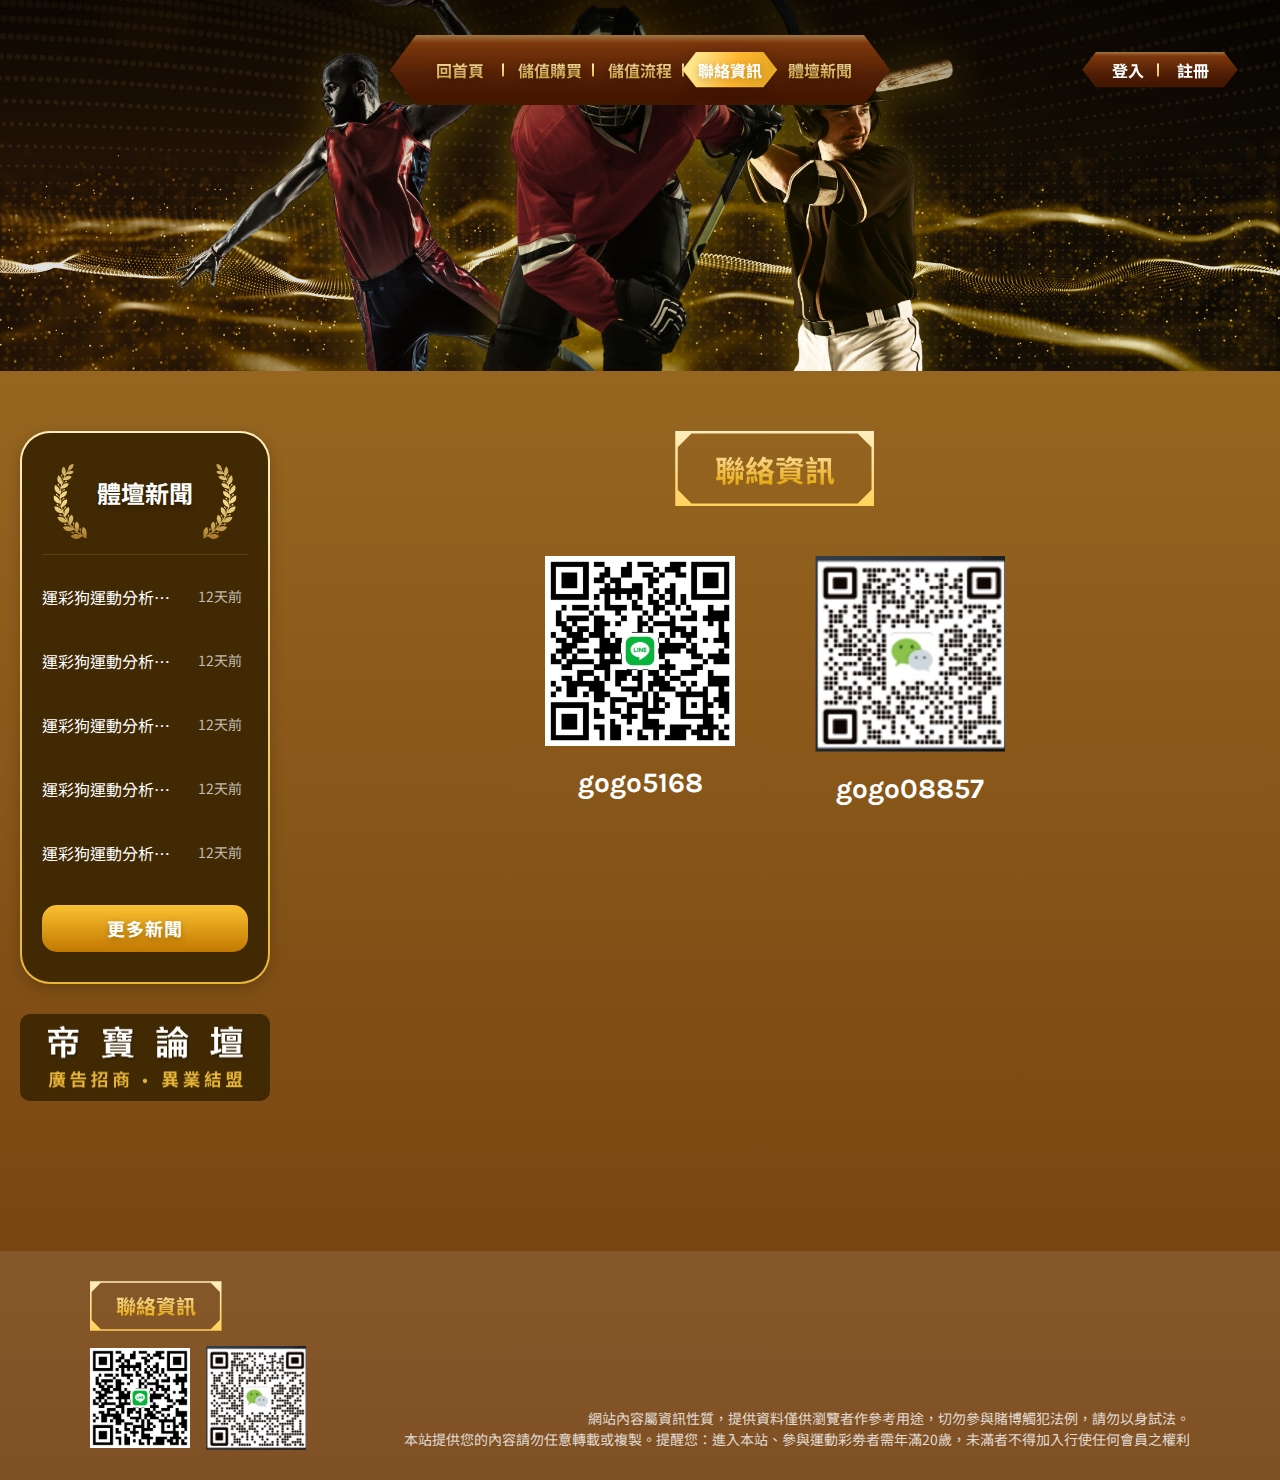
<file: contact.html>
<!DOCTYPE html>
<html lang="en">
<head>
    <meta charset="UTF-8">
    <meta name="viewport" content="width=device-width, initial-scale=1.0">
    <title>運彩狗</title>
    <link rel="icon" type="image/x-icon" href="./favicon.ico">
    <link rel="preconnect" href="https://fonts.googleapis.com">
    <link rel="preconnect" href="https://fonts.gstatic.com" crossorigin>
    <link href="https://fonts.googleapis.com/css2?family=Karla:ital,wght@0,200..800;1,200..800&family=Noto+Sans+TC:wght@100..900&display=swap" rel="stylesheet">
    <link rel="stylesheet" href="./public/css/bootstrap/bootstrap.css">
    <link rel="stylesheet" href="./public/css/swiper/swiper-bundle.min.css">
    <link rel="stylesheet" href="./public/css/style.css">
</head>
<body>

    <header class="header">
        <nav class="header_nav">
            <ul>
                <li>
                    <a href="./index.html">
                        <img class="header_nav_active" src="./public/img/nav-acitve.svg" alt="">
                        <span>回首頁</span>
                    </a>
                </li>
                <li>
                    <a href="./buy.html">
                        <img class="header_nav_active" src="./public/img/nav-acitve.svg" alt="">
                        <span>儲值購買</span>
                    </a>
                </li>
                <li>
                    <a href="./flow.html">
                        <img class="header_nav_active" src="./public/img/nav-acitve.svg" alt="">
                        <span>儲值流程</span>
                    </a>
                </li>
                <li>
                    <a href="./contact.html" class="active">
                        <img class="header_nav_active" src="./public/img/nav-acitve.svg" alt="">
                        <span>聯絡資訊</span>
                    </a>
                </li>
                <li>
                    <a href="./news.html">
                        <img class="header_nav_active" src="./public/img/nav-acitve.svg" alt="">
                        <span>體壇新聞</span>
                    </a>
                </li>
            </ul>
        </nav>
        <nav class="header_member">
            <ul>
                <li><a data-bs-toggle="modal" data-bs-target="#modal-login">登入</a></li>
                <li><a data-bs-toggle="modal" data-bs-target="#modal-signup">註冊</a></li>
            </ul>
        </nav>
        <div class="header_menu d-lg-none">
            <div class="header_menu_bar bar-top"></div>
            <div class="header_menu_bar bar-middle"></div>
            <div class="header_menu_bar bar-bottom"></div>
        </div>
    </header>

    <main>
        <div class="banner-inner">
            <img src="./public/img/banner-1.png" alt="">
        </div>

        <div class="d-flex flex-wrap mainContent">
            <div class="sidebar">
                <div class="sidebar_news">
                    <div class="sidebar_news_inner">
                        <h2 class="title">體壇新聞</h2>
                        <div class="sidebar_news_main">
                            <a href="./news-detail.html" class="sidebar_news_item">
                                <span class="sidebar_news_title">運彩狗運動分析網-九運彩狗運動分析網-九運彩狗運動分析網-九</span>
                                <span class="sidebar_news_date">12天前</span>
                            </a>
                            <a href="./news-detail.html" class="sidebar_news_item">
                                <span class="sidebar_news_title">運彩狗運動分析網-九</span>
                                <span class="sidebar_news_date">12天前</span>
                            </a>
                            <a href="./news-detail.html" class="sidebar_news_item">
                                <span class="sidebar_news_title">運彩狗運動分析網-九</span>
                                <span class="sidebar_news_date">12天前</span>
                            </a>
                            <a href="./news-detail.html" class="sidebar_news_item">
                                <span class="sidebar_news_title">運彩狗運動分析網-九</span>
                                <span class="sidebar_news_date">12天前</span>
                            </a>
                            <a href="./news-detail.html" class="sidebar_news_item">
                                <span class="sidebar_news_title">運彩狗運動分析網-九</span>
                                <span class="sidebar_news_date">12天前</span>
                            </a>
                        </div>
                        <a href="./news.html" class="sidebar_news_more">更多新聞</a>
                    </div>
                </div>
                <img class="w-100" src="./public/img/ad.png" alt="">
            </div>
            <div class="mainbar">
                <div class="contact">
                    <div class="contact_title">
                        <h2>聯絡資訊</h2>
                    </div>
                    <div class="contact_qrcode">
                        <div class="contact_qrcode_item">
                            <img src="./public/img/line.jpg" alt="">
                            <h3>gogo5168</h3>
                        </div>
                        <div class="contact_qrcode_item">
                            <img src="./public/img/wechat.png" alt="">
                            <h3>gogo08857</h3>
                        </div>
                    </div>
                </div>
            </div>
        </div>
    </main>

    <footer class="footer">
        <div class="container d-lg-flex align-items-end justify-content-between">
            <div class="footer_info">
                <div class="footer_info_title">
                    <h3>聯絡資訊</h3>
                </div>
                <div class="d-flex align-items-center gap-3">
                    <img class="footer_info_pic" src="./public/img/line.jpg" alt="">
                    <img class="footer_info_pic" src="./public/img/wechat.png" alt="">
                </div>
            </div>
            <p class="footer_text">
                網站內容屬資訊性質，提供資料僅供瀏覽者作參考用途，切勿參與賭博觸犯法例，請勿以身試法。<br>
                本站提供您的內容請勿任意轉載或複製。提醒您：進入本站、參與運動彩劵者需年滿20歲，未滿者不得加入行使任何會員之權利
            </p>
        </div>
    </footer>

    <div class="modal fade modal-member" id="modal-login" tabindex="-1" aria-labelledby="modal-loginLabel" aria-hidden="true">
        <div class="modal-dialog">
            <div class="modal-content">
                <div class="modal-content_inner">
                    <div class="modal-body">
                        <h2 class="modal-member_title">會員登入</h2>
                        <div>
                            <div class="modal-member_input">
                                <label for="">帳號</label>
                                <input type="text" placeholder="請輸入">
                            </div>
                            <div class="modal-member_input">
                                <label for="">密碼</label>
                                <input type="password" placeholder="請輸入">
                            </div>
                        </div>
                        <button class="modal-member_btn">登入</button>
                    </div>
                </div>
            </div>
        </div>
    </div>

    <div class="modal fade modal-member" id="modal-signup" tabindex="-1" aria-labelledby="modal-signupLabel" aria-hidden="true">
        <div class="modal-dialog">
            <div class="modal-content">
                <div class="modal-content_inner">
                    <div class="modal-body">
                        <h2 class="modal-member_title">會員註冊</h2>
                        <div>
                            <div class="modal-member_input lg">
                                <label for="">帳號</label>
                                <input type="text" placeholder="請輸入">
                            </div>
                            <div class="modal-member_input lg">
                                <label for="">密碼</label>
                                <input type="password" placeholder="請輸入">
                            </div>
                            <div class="modal-member_input lg">
                                <label for="">確認密碼</label>
                                <input type="password" placeholder="請輸入">
                            </div>
                            <div class="modal-member_input lg">
                                <label for="">暱稱</label>
                                <input type="text" placeholder="請輸入">
                            </div>
                            <div class="modal-member_input lg">
                                <label for="">聯絡手機</label>
                                <input type="text" placeholder="請輸入">
                            </div>
                            <div class="modal-member_input lg">
                                <label for="">Line</label>
                                <input type="text" placeholder="請輸入">
                            </div>
                            <div class="modal-member_input lg">
                                <label for="">微信</label>
                                <input type="text" placeholder="請輸入">
                            </div>
                        </div>
                        <button class="modal-member_btn">註冊</button>
                    </div>
                </div>
            </div>
        </div>
    </div>
    

    <script src="./public/js/jquery/jquery.min.js"></script>
    <script src="./public/js/bootstrap/bootstrap.bundle.min.js"></script>
    <script src="./public/js/swiper/swiper-bundle.min.js"></script>
    <script src="./public/js/common.js"></script>

</body>
</html>
</file>
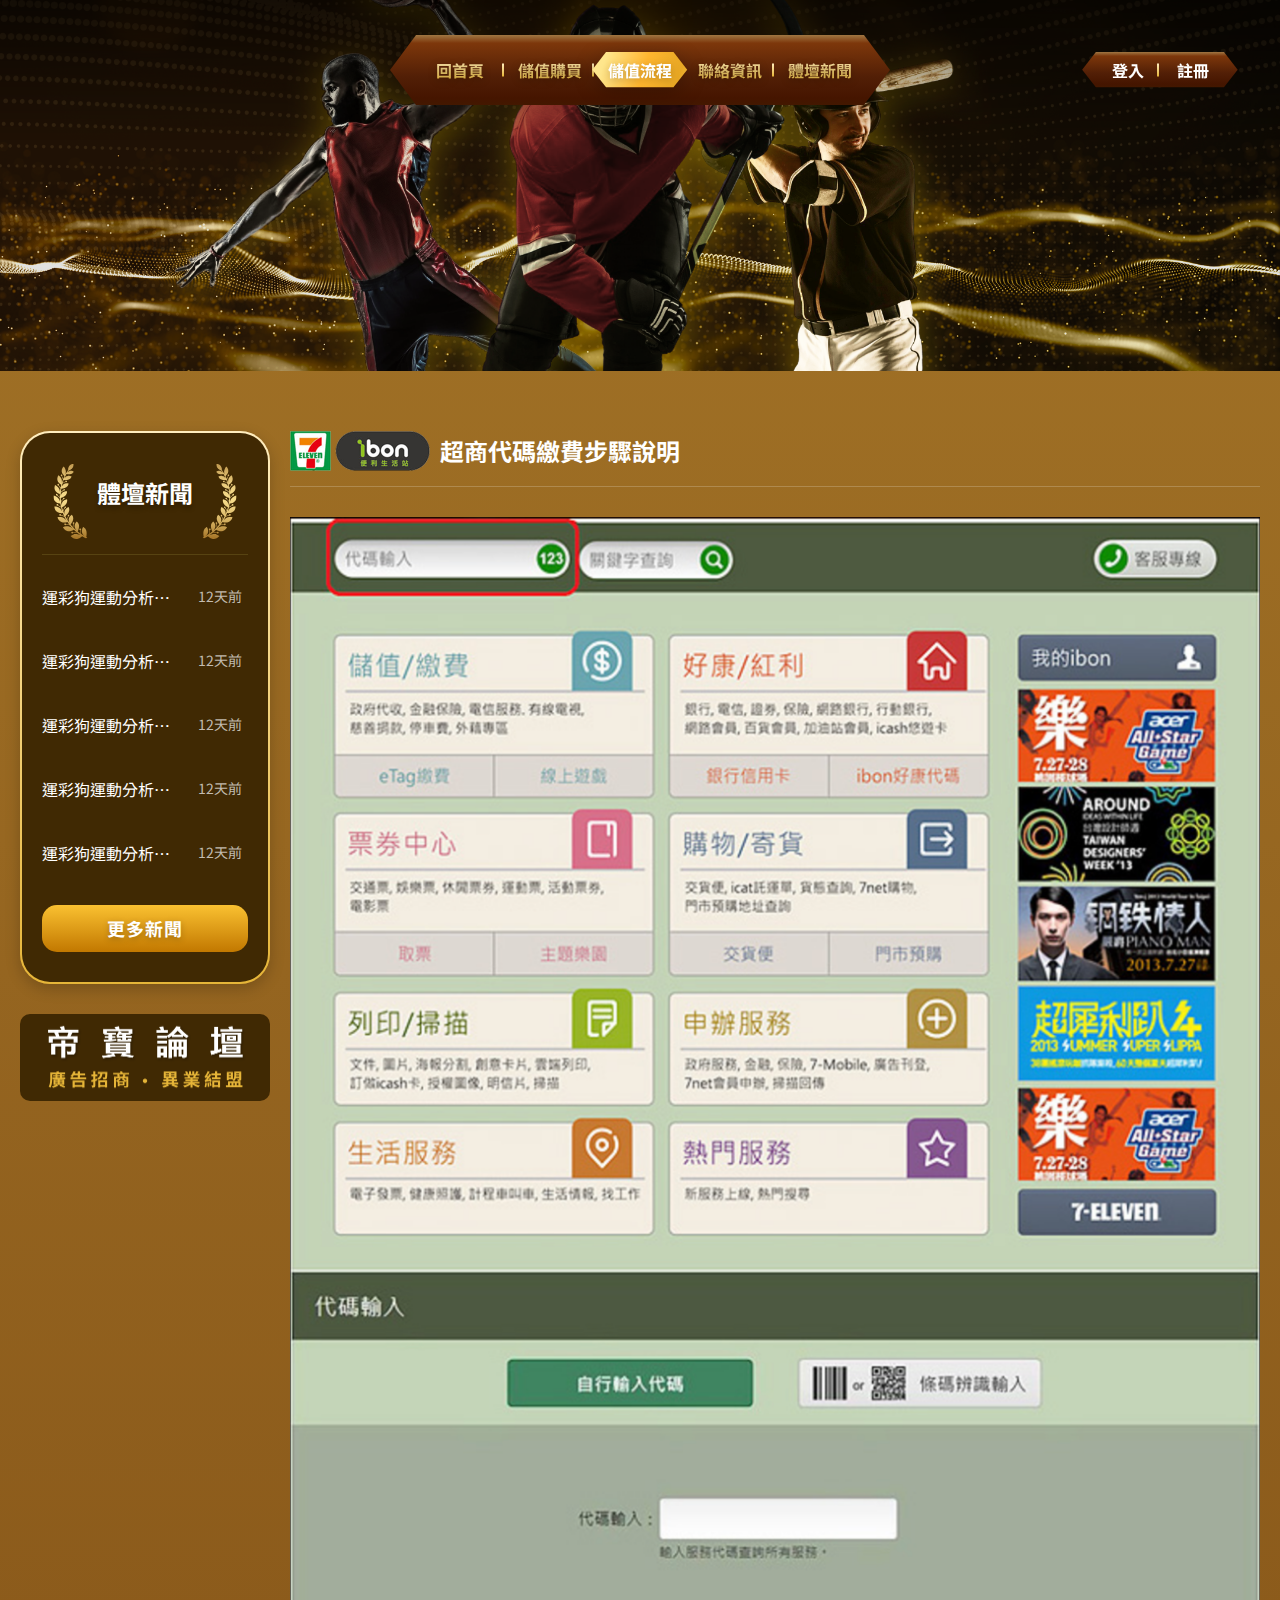
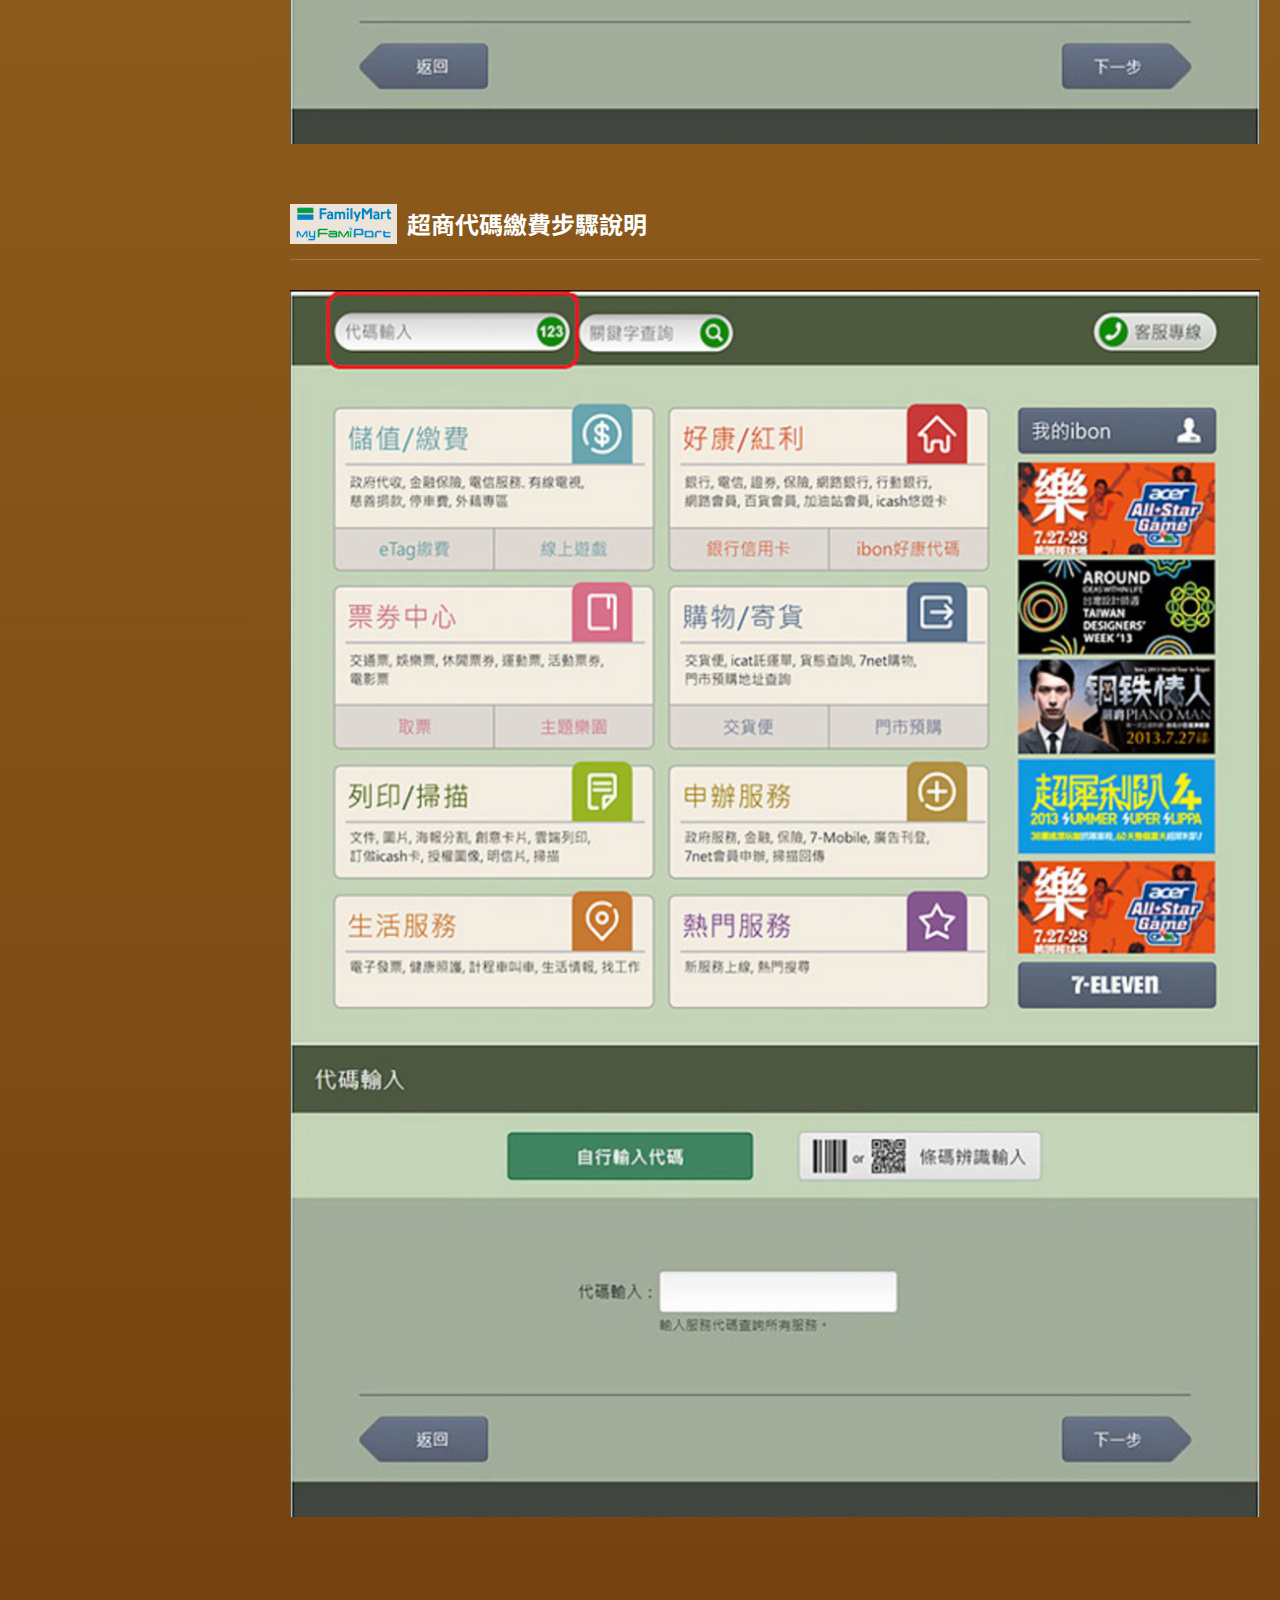
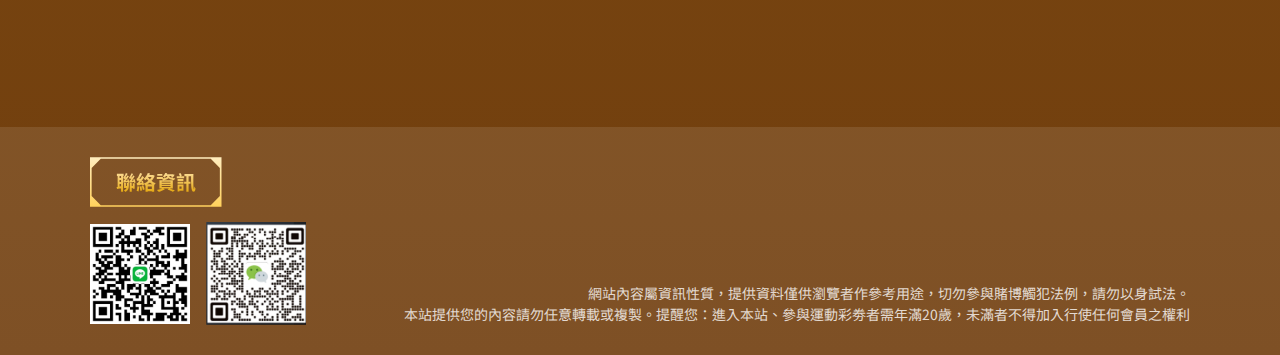
<file: flow.html>
<!DOCTYPE html>
<html lang="en">
<head>
    <meta charset="UTF-8">
    <meta name="viewport" content="width=device-width, initial-scale=1.0">
    <title>運彩狗</title>
    <link rel="icon" type="image/x-icon" href="./favicon.ico">
    <link rel="preconnect" href="https://fonts.googleapis.com">
    <link rel="preconnect" href="https://fonts.gstatic.com" crossorigin>
    <link href="https://fonts.googleapis.com/css2?family=Karla:ital,wght@0,200..800;1,200..800&family=Noto+Sans+TC:wght@100..900&display=swap" rel="stylesheet">
    <link rel="stylesheet" href="./public/css/bootstrap/bootstrap.css">
    <link rel="stylesheet" href="./public/css/swiper/swiper-bundle.min.css">
    <link rel="stylesheet" href="./public/css/style.css">
</head>
<body>

    <header class="header">
        <nav class="header_nav">
            <ul>
                <li>
                    <a href="./index.html">
                        <img class="header_nav_active" src="./public/img/nav-acitve.svg" alt="">
                        <span>回首頁</span>
                    </a>
                </li>
                <li>
                    <a href="./buy.html">
                        <img class="header_nav_active" src="./public/img/nav-acitve.svg" alt="">
                        <span>儲值購買</span>
                    </a>
                </li>
                <li>
                    <a href="./flow.html" class="active">
                        <img class="header_nav_active" src="./public/img/nav-acitve.svg" alt="">
                        <span>儲值流程</span>
                    </a>
                </li>
                <li>
                    <a href="./contact.html">
                        <img class="header_nav_active" src="./public/img/nav-acitve.svg" alt="">
                        <span>聯絡資訊</span>
                    </a>
                </li>
                <li>
                    <a href="./news.html">
                        <img class="header_nav_active" src="./public/img/nav-acitve.svg" alt="">
                        <span>體壇新聞</span>
                    </a>
                </li>
            </ul>
        </nav>
        <nav class="header_member">
            <ul>
                <li><a data-bs-toggle="modal" data-bs-target="#modal-login">登入</a></li>
                <li><a data-bs-toggle="modal" data-bs-target="#modal-signup">註冊</a></li>
            </ul>
        </nav>
        <div class="header_menu d-lg-none">
            <div class="header_menu_bar bar-top"></div>
            <div class="header_menu_bar bar-middle"></div>
            <div class="header_menu_bar bar-bottom"></div>
        </div>
    </header>

    <main>
        <div class="banner-inner">
            <img src="./public/img/banner-1.png" alt="">
        </div>

        <div class="d-flex flex-wrap mainContent">
            <div class="sidebar">
                <div class="sidebar_news">
                    <div class="sidebar_news_inner">
                        <h2 class="title">體壇新聞</h2>
                        <div class="sidebar_news_main">
                            <a href="./news-detail.html" class="sidebar_news_item">
                                <span class="sidebar_news_title">運彩狗運動分析網-九運彩狗運動分析網-九運彩狗運動分析網-九</span>
                                <span class="sidebar_news_date">12天前</span>
                            </a>
                            <a href="./news-detail.html" class="sidebar_news_item">
                                <span class="sidebar_news_title">運彩狗運動分析網-九</span>
                                <span class="sidebar_news_date">12天前</span>
                            </a>
                            <a href="./news-detail.html" class="sidebar_news_item">
                                <span class="sidebar_news_title">運彩狗運動分析網-九</span>
                                <span class="sidebar_news_date">12天前</span>
                            </a>
                            <a href="./news-detail.html" class="sidebar_news_item">
                                <span class="sidebar_news_title">運彩狗運動分析網-九</span>
                                <span class="sidebar_news_date">12天前</span>
                            </a>
                            <a href="./news-detail.html" class="sidebar_news_item">
                                <span class="sidebar_news_title">運彩狗運動分析網-九</span>
                                <span class="sidebar_news_date">12天前</span>
                            </a>
                        </div>
                        <a href="./news.html" class="sidebar_news_more">更多新聞</a>
                    </div>
                </div>
                <img class="w-100" src="./public/img/ad.png" alt="">
            </div>
            <div class="mainbar">
                <div class="flow">
                    <div class="flow_store">
                        <div class="page-title flow_title">
                            <img src="./public/img/7-11.png" alt="">
                            <h2>超商代碼繳費步驟說明</h2>
                        </div>
                        <img class="w-100" src="./public/img/flow.png" alt="">
                    </div>
                    <div class="flow_store">
                        <div class="page-title flow_title">
                            <img src="./public/img/familymart.png" alt="">
                            <h2>超商代碼繳費步驟說明</h2>
                        </div>
                        <img class="w-100" src="./public/img/flow.png" alt="">
                    </div>
                </div>
            </div>
        </div>
    </main>

    <footer class="footer">
        <div class="container d-lg-flex align-items-end justify-content-between">
            <div class="footer_info">
                <div class="footer_info_title">
                    <h3>聯絡資訊</h3>
                </div>
                <div class="d-flex align-items-center gap-3">
                    <img class="footer_info_pic" src="./public/img/line.jpg" alt="">
                    <img class="footer_info_pic" src="./public/img/wechat.png" alt="">
                </div>
            </div>
            <p class="footer_text">
                網站內容屬資訊性質，提供資料僅供瀏覽者作參考用途，切勿參與賭博觸犯法例，請勿以身試法。<br>
                本站提供您的內容請勿任意轉載或複製。提醒您：進入本站、參與運動彩劵者需年滿20歲，未滿者不得加入行使任何會員之權利
            </p>
        </div>
    </footer>

    <div class="modal fade modal-member" id="modal-login" tabindex="-1" aria-labelledby="modal-loginLabel" aria-hidden="true">
        <div class="modal-dialog">
            <div class="modal-content">
                <div class="modal-content_inner">
                    <div class="modal-body">
                        <h2 class="modal-member_title">會員登入</h2>
                        <div>
                            <div class="modal-member_input">
                                <label for="">帳號</label>
                                <input type="text" placeholder="請輸入">
                            </div>
                            <div class="modal-member_input">
                                <label for="">密碼</label>
                                <input type="password" placeholder="請輸入">
                            </div>
                        </div>
                        <button class="modal-member_btn">登入</button>
                    </div>
                </div>
            </div>
        </div>
    </div>

    <div class="modal fade modal-member" id="modal-signup" tabindex="-1" aria-labelledby="modal-signupLabel" aria-hidden="true">
        <div class="modal-dialog">
            <div class="modal-content">
                <div class="modal-content_inner">
                    <div class="modal-body">
                        <h2 class="modal-member_title">會員註冊</h2>
                        <div>
                            <div class="modal-member_input lg">
                                <label for="">帳號</label>
                                <input type="text" placeholder="請輸入">
                            </div>
                            <div class="modal-member_input lg">
                                <label for="">密碼</label>
                                <input type="password" placeholder="請輸入">
                            </div>
                            <div class="modal-member_input lg">
                                <label for="">確認密碼</label>
                                <input type="password" placeholder="請輸入">
                            </div>
                            <div class="modal-member_input lg">
                                <label for="">暱稱</label>
                                <input type="text" placeholder="請輸入">
                            </div>
                            <div class="modal-member_input lg">
                                <label for="">聯絡手機</label>
                                <input type="text" placeholder="請輸入">
                            </div>
                            <div class="modal-member_input lg">
                                <label for="">Line</label>
                                <input type="text" placeholder="請輸入">
                            </div>
                            <div class="modal-member_input lg">
                                <label for="">微信</label>
                                <input type="text" placeholder="請輸入">
                            </div>
                        </div>
                        <button class="modal-member_btn">註冊</button>
                    </div>
                </div>
            </div>
        </div>
    </div>
    

    <script src="./public/js/jquery/jquery.min.js"></script>
    <script src="./public/js/bootstrap/bootstrap.bundle.min.js"></script>
    <script src="./public/js/swiper/swiper-bundle.min.js"></script>
    <script src="./public/js/common.js"></script>

</body>
</html>
</file>
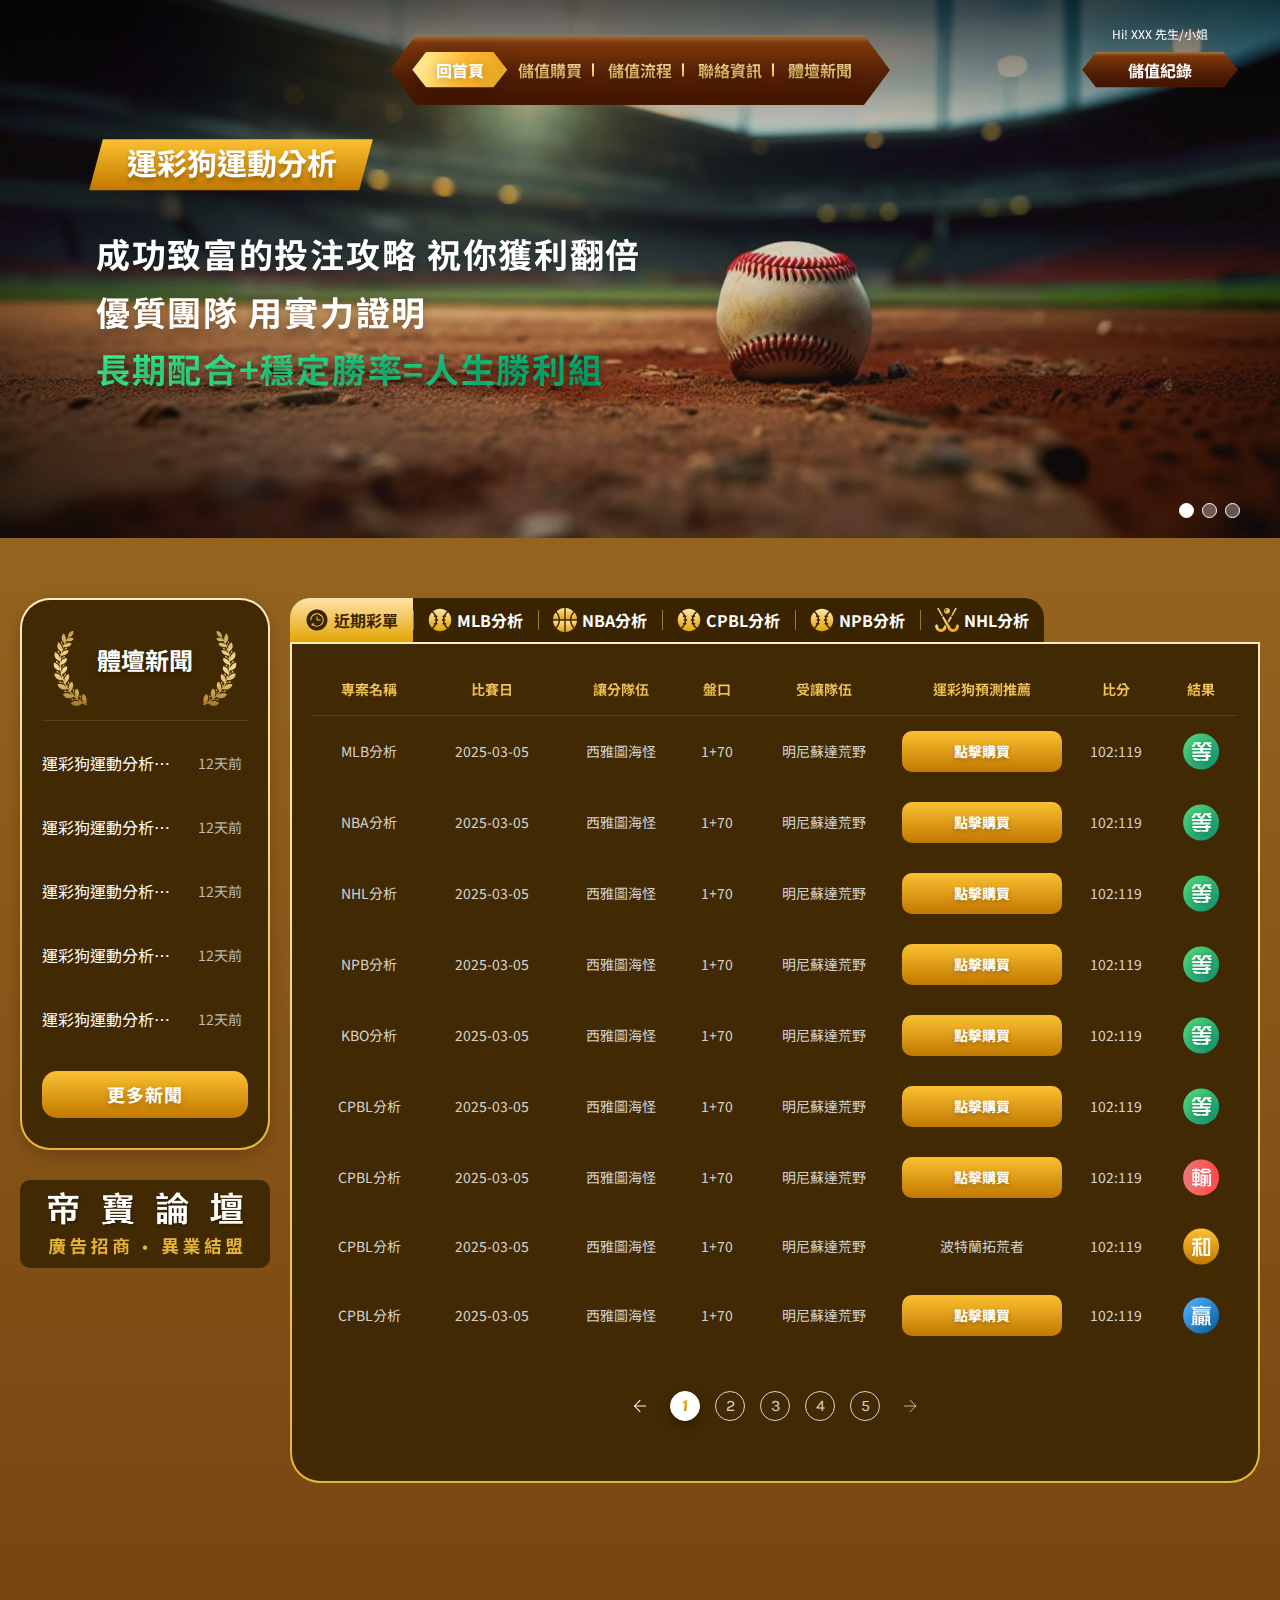
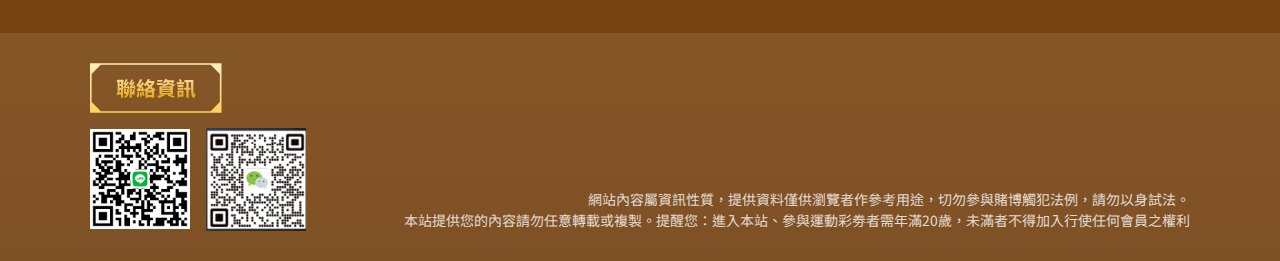
<file: index-login.html>
<!DOCTYPE html>
<html lang="en">
<head>
    <meta charset="UTF-8">
    <meta name="viewport" content="width=device-width, initial-scale=1.0">
    <title>運彩狗</title>
    <link rel="icon" type="image/x-icon" href="./favicon.ico">
    <link rel="preconnect" href="https://fonts.googleapis.com">
    <link rel="preconnect" href="https://fonts.gstatic.com" crossorigin>
    <link href="https://fonts.googleapis.com/css2?family=Karla:ital,wght@0,200..800;1,200..800&family=Noto+Sans+TC:wght@100..900&display=swap" rel="stylesheet">
    <link rel="stylesheet" href="./public/css/bootstrap/bootstrap.css">
    <link rel="stylesheet" href="./public/css/swiper/swiper-bundle.min.css">
    <link rel="stylesheet" href="./public/css/style.css">
</head>
<body>

    <header class="header">
        <nav class="header_nav">
            <ul>
                <li>
                    <a href="./index.html" class="active">
                        <img class="header_nav_active" src="./public/img/nav-acitve.svg" alt="">
                        <span>回首頁</span>
                    </a>
                </li>
                <li>
                    <a href="./buy.html">
                        <img class="header_nav_active" src="./public/img/nav-acitve.svg" alt="">
                        <span>儲值購買</span>
                    </a>
                </li>
                <li>
                    <a href="./flow.html">
                        <img class="header_nav_active" src="./public/img/nav-acitve.svg" alt="">
                        <span>儲值流程</span>
                    </a>
                </li>
                <li>
                    <a href="./contact.html">
                        <img class="header_nav_active" src="./public/img/nav-acitve.svg" alt="">
                        <span>聯絡資訊</span>
                    </a>
                </li>
                <li>
                    <a href="./news.html">
                        <img class="header_nav_active" src="./public/img/nav-acitve.svg" alt="">
                        <span>體壇新聞</span>
                    </a>
                </li>
            </ul>
        </nav>
        <nav class="header_member">
            <ul>
                <li class="header_member_name">Hi! XXX 先生/小姐</li>
                <li><a href="./record.html">儲值紀錄</a></li>
            </ul>
        </nav>
        <div class="header_menu d-lg-none">
            <div class="header_menu_bar bar-top"></div>
            <div class="header_menu_bar bar-middle"></div>
            <div class="header_menu_bar bar-bottom"></div>
        </div>
    </header>

    <main>
        <div class="banner">
            <div class="swiper-container banner_swiper">
                <div class="swiper-wrapper">
                    <!-- <div class="swiper-slide">
                        <div class="banner_item">
                            <img src="./public/img/banner-1.png" alt="">
                        </div>
                    </div> -->
                    <div class="swiper-slide">
                        <div class="banner_item"><img src="./public/img/banner-2.png" alt=""></div>
                        <div class="banner_text">
                            <h2 class="banner_title"><span>運彩狗運動分析</span></h2>
                            <p>
                                成功致富的投注攻略 祝你獲利翻倍<br>
                                優質團隊 用實力證明<br>
                                <span class="banner_text_green">長期配合+穩定勝率=人生勝利組</span>
                            </p>
                        </div>
                    </div>
                    <div class="swiper-slide">
                        <div class="banner_item"><img src="./public/img/banner-3.png" alt=""></div>
                        <div class="banner_text">
                            <h2 class="banner_title"><span>運彩狗運動分析</span></h2>
                            <p>
                                專業的分析是投資<br>
                                跟緊腳步才能製造雙贏<br>
                                即時關注美金盤口<br>
                                <span class="banner_text_red">掌握第一手獨家資訊</span>
                            </p>
                        </div>
                    </div>
                    <div class="swiper-slide">
                        <div class="banner_item"><img src="./public/img/banner-4.png" alt=""></div>
                        <div class="banner_text">
                            <h2 class="banner_title"><span>運彩狗運動分析</span></h2>
                            <p>
                                機會是留給懂得出手的人<br>
                                <span class="banner_text_gold">想賺多少 自己決定</span>
                            </p>
                        </div>
                    </div>
                </div>
            </div>
            <div class="banner_pagination"></div>
        </div>

        <div class="d-flex flex-wrap mainContent">
            <div class="sidebar">
                <div class="sidebar_news">
                    <div class="sidebar_news_inner">
                        <h2 class="title">體壇新聞</h2>
                        <div class="sidebar_news_main">
                            <a href="./news-detail.html" class="sidebar_news_item">
                                <span class="sidebar_news_title">運彩狗運動分析網-九運彩狗運動分析網-九運彩狗運動分析網-九</span>
                                <span class="sidebar_news_date">12天前</span>
                            </a>
                            <a href="./news-detail.html" class="sidebar_news_item">
                                <span class="sidebar_news_title">運彩狗運動分析網-九</span>
                                <span class="sidebar_news_date">12天前</span>
                            </a>
                            <a href="./news-detail.html" class="sidebar_news_item">
                                <span class="sidebar_news_title">運彩狗運動分析網-九</span>
                                <span class="sidebar_news_date">12天前</span>
                            </a>
                            <a href="./news-detail.html" class="sidebar_news_item">
                                <span class="sidebar_news_title">運彩狗運動分析網-九</span>
                                <span class="sidebar_news_date">12天前</span>
                            </a>
                            <a href="./news-detail.html" class="sidebar_news_item">
                                <span class="sidebar_news_title">運彩狗運動分析網-九</span>
                                <span class="sidebar_news_date">12天前</span>
                            </a>
                        </div>
                        <a href="./news.html" class="sidebar_news_more">更多新聞</a>
                    </div>
                </div>
                <img class="w-100" src="./public/img/ad.png" alt="">
            </div>
            <div class="mainbar">
                <ul class="nav nav-tabs analyze-tab" id="myTab" role="tablist">
                    <li class="nav-item" role="presentation">
                        <button class="nav-link active" id="recent-tab" data-bs-toggle="tab" data-bs-target="#recent-tab-pane" type="button" role="tab" aria-controls="recent-tab-pane" aria-selected="true">
                            <div class="analyze_icon">
                                <img class="normal" src="./public/img/recent.svg" alt="">
                                <img class="active" src="./public/img/recent-dark.svg" alt="">
                            </div>
                            <span>近期彩單</span>
                        </button>
                    </li>
                    <li class="nav-item" role="presentation">
                        <button class="nav-link" id="mlb-tab" data-bs-toggle="tab" data-bs-target="#mlb-tab-pane" type="button" role="tab" aria-controls="mlb-tab-pane" aria-selected="true">
                            <div class="analyze_icon">
                                <img class="normal" src="./public/img/baseball.svg" alt="">
                                <img class="active" src="./public/img/baseball-dark.svg" alt="">
                            </div>
                            <span>MLB分析</span>
                        </button>
                    </li>
                    <li class="nav-item" role="presentation">
                        <button class="nav-link" id="nba-tab" data-bs-toggle="tab" data-bs-target="#nba-tab-pane" type="button" role="tab" aria-controls="nba-tab-pane" aria-selected="true">
                            <div class="analyze_icon">
                                <img class="normal" src="./public/img/basketball.svg" alt="">
                                <img class="active" src="./public/img/basketball-dark.svg" alt="">
                            </div>
                            <span>NBA分析</span>
                        </button>
                    </li>
                    <li class="nav-item" role="presentation">
                        <button class="nav-link" id="cpbl-tab" data-bs-toggle="tab" data-bs-target="#cpbl-tab-pane" type="button" role="tab" aria-controls="cpbl-tab-pane" aria-selected="true">
                            <div class="analyze_icon">
                                <img class="normal" src="./public/img/baseball.svg" alt="">
                                <img class="active" src="./public/img/baseball-dark.svg" alt="">
                            </div>
                            <span>CPBL分析</span>
                        </button>
                    </li>
                    <li class="nav-item" role="presentation">
                        <button class="nav-link" id="npb-tab" data-bs-toggle="tab" data-bs-target="#npb-tab-pane" type="button" role="tab" aria-controls="npb-tab-pane" aria-selected="true">
                            <div class="analyze_icon">
                                <img class="normal" src="./public/img/baseball.svg" alt="">
                                <img class="active" src="./public/img/baseball-dark.svg" alt="">
                            </div>
                            <span>NPB分析</span>
                        </button>
                    </li>
                    <li class="nav-item" role="presentation">
                        <button class="nav-link" id="nhl-tab" data-bs-toggle="tab" data-bs-target="#nhl-tab-pane" type="button" role="tab" aria-controls="nhl-tab-pane" aria-selected="true">
                            <div class="analyze_icon">
                                <img class="normal" src="./public/img/hockey.svg" alt="">
                                <img class="active" src="./public/img/hockey-dark.svg" alt="">
                            </div>
                            <span>NHL分析</span>
                        </button>
                    </li>
                </ul>
                <div class="analyze">
                    <div class="analyze_inner">
                        <div class="tab-content" id="myTabContent">
                            <div class="tab-pane fade show active" id="recent-tab-pane" role="tabpanel" aria-labelledby="recent-tab" tabindex="0">
                                <p class="analyze_hint d-md-none">↓左右滑動觀看內容↓</p>
                                <div class="analyze_tabContent">
                                    <table class="analyze_table">
                                        <tr>
                                            <th>專案名稱</th>
                                            <th>比賽日</th>
                                            <th>讓分隊伍</th>
                                            <th>盤口</th>
                                            <th>受讓隊伍</th>
                                            <th>運彩狗預測推薦</th>
                                            <th>比分</th>
                                            <th>結果</th>
                                        </tr>
                                        <tr>
                                            <td>MLB分析</td>
                                            <td>2025-03-05</td>
                                            <td>西雅圖海怪</td>
                                            <td>1+70</td>
                                            <td>明尼蘇達荒野</td>
                                            <td><a href="" class="analyze_table_btn">點擊購買</a></td>
                                            <td>102:119</td>
                                            <td><img class="analyze_table_result" src="./public/img/wait.svg" alt=""></td>
                                        </tr>
                                        <tr>
                                            <td>NBA分析</td>
                                            <td>2025-03-05</td>
                                            <td>西雅圖海怪</td>
                                            <td>1+70</td>
                                            <td>明尼蘇達荒野</td>
                                            <td><a href="" class="analyze_table_btn">點擊購買</a></td>
                                            <td>102:119</td>
                                            <td><img class="analyze_table_result" src="./public/img/wait.svg" alt=""></td>
                                        </tr>
                                        <tr>
                                            <td>NHL分析</td>
                                            <td>2025-03-05</td>
                                            <td>西雅圖海怪</td>
                                            <td>1+70</td>
                                            <td>明尼蘇達荒野</td>
                                            <td><a href="" class="analyze_table_btn">點擊購買</a></td>
                                            <td>102:119</td>
                                            <td><img class="analyze_table_result" src="./public/img/wait.svg" alt=""></td>
                                        </tr>
                                        <tr>
                                            <td>NPB分析</td>
                                            <td>2025-03-05</td>
                                            <td>西雅圖海怪</td>
                                            <td>1+70</td>
                                            <td>明尼蘇達荒野</td>
                                            <td><a href="" class="analyze_table_btn">點擊購買</a></td>
                                            <td>102:119</td>
                                            <td><img class="analyze_table_result" src="./public/img/wait.svg" alt=""></td>
                                        </tr>
                                        <tr>
                                            <td>KBO分析</td>
                                            <td>2025-03-05</td>
                                            <td>西雅圖海怪</td>
                                            <td>1+70</td>
                                            <td>明尼蘇達荒野</td>
                                            <td><a href="" class="analyze_table_btn">點擊購買</a></td>
                                            <td>102:119</td>
                                            <td><img class="analyze_table_result" src="./public/img/wait.svg" alt=""></td>
                                        </tr>
                                        <tr>
                                            <td>CPBL分析</td>
                                            <td>2025-03-05</td>
                                            <td>西雅圖海怪</td>
                                            <td>1+70</td>
                                            <td>明尼蘇達荒野</td>
                                            <td><a href="" class="analyze_table_btn">點擊購買</a></td>
                                            <td>102:119</td>
                                            <td><img class="analyze_table_result" src="./public/img/wait.svg" alt=""></td>
                                        </tr>
                                        <tr>
                                            <td>CPBL分析</td>
                                            <td>2025-03-05</td>
                                            <td>西雅圖海怪</td>
                                            <td>1+70</td>
                                            <td>明尼蘇達荒野</td>
                                            <td><a href="" class="analyze_table_btn">點擊購買</a></td>
                                            <td>102:119</td>
                                            <td><img class="analyze_table_result" src="./public/img/lose.svg" alt=""></td>
                                        </tr>
                                        <tr>
                                            <td>CPBL分析</td>
                                            <td>2025-03-05</td>
                                            <td>西雅圖海怪</td>
                                            <td>1+70</td>
                                            <td>明尼蘇達荒野</td>
                                            <td>波特蘭拓荒者</td>
                                            <td>102:119</td>
                                            <td><img class="analyze_table_result" src="./public/img/draw.svg" alt=""></td>
                                        </tr>
                                        <tr>
                                            <td>CPBL分析</td>
                                            <td>2025-03-05</td>
                                            <td>西雅圖海怪</td>
                                            <td>1+70</td>
                                            <td>明尼蘇達荒野</td>
                                            <td><a href="" class="analyze_table_btn">點擊購買</a></td>
                                            <td>102:119</td>
                                            <td><img class="analyze_table_result" src="./public/img/win.svg" alt=""></td>
                                        </tr>
                                    </table>
                                </div>
                                <ul class="pagination">
                                    <li>
                                        <a href="" class="pagination_arrow">
                                            <svg width="38" height="38" viewBox="0 0 38 38" fill="none" xmlns="http://www.w3.org/2000/svg">
                                                <path d="M29.5321 19H8.46729" stroke="#392300" stroke-width="2" stroke-linecap="round" stroke-linejoin="round"/>
                                                <path d="M18.9997 29.5324L8.46729 19L18.9997 8.46762" stroke="#392300" stroke-width="2" stroke-linecap="round" stroke-linejoin="round"/>
                                            </svg>
                                        </a>
                                    </li>
                                    <li><a href="" class="active"><span>1</span></a></li>
                                    <li><a href=""><span>2</span></a></li>
                                    <li><a href=""><span>3</span></a></li>
                                    <li><a href=""><span>4</span></a></li>
                                    <li><a href=""><span>5</span></a></li>
                                    <li>
                                        <a href="" class="pagination_arrow">
                                            <svg width="24" height="24" viewBox="0 0 24 24" fill="none" xmlns="http://www.w3.org/2000/svg">
                                                <path d="M5 12.0001H19" stroke="white" stroke-opacity="0.8" stroke-linecap="round" stroke-linejoin="round"/>
                                                <path d="M12 5.00006L19 12.0001L12 19.0001" stroke="white" stroke-opacity="0.8" stroke-linecap="round" stroke-linejoin="round"/>
                                            </svg>
                                        </a>
                                    </li>
                                </ul>
                            </div>
                            <div class="tab-pane fade" id="mlb-tab-pane" role="tabpanel" aria-labelledby="mlb-tab" tabindex="0">
                                <p class="analyze_hint d-md-none">↓左右滑動觀看內容↓</p>
                                <div class="analyze_tabContent">
                                    <table class="analyze_table">
                                        <tr>
                                            <th>專案名稱</th>
                                            <th>比賽日</th>
                                            <th>讓分隊伍</th>
                                            <th>盤口</th>
                                            <th>受讓隊伍</th>
                                            <th>運彩狗預測推薦</th>
                                            <th>比分</th>
                                            <th>結果</th>
                                        </tr>
                                        <tr>
                                            <td>MLB分析</td>
                                            <td>2025-03-05</td>
                                            <td>西雅圖海怪</td>
                                            <td>1+70</td>
                                            <td>明尼蘇達荒野</td>
                                            <td><a href="" class="analyze_table_btn">點擊購買</a></td>
                                            <td>102:119</td>
                                            <td><img class="analyze_table_result" src="./public/img/draw.svg" alt=""></td>
                                        </tr>
                                        <tr>
                                            <td>MLB分析</td>
                                            <td>2025-03-05</td>
                                            <td>西雅圖海怪</td>
                                            <td>1+70</td>
                                            <td>明尼蘇達荒野</td>
                                            <td><a href="" class="analyze_table_btn">點擊購買</a></td>
                                            <td>102:119</td>
                                            <td><img class="analyze_table_result" src="./public/img/lose.svg" alt=""></td>
                                        </tr>
                                        <tr>
                                            <td>MLB分析</td>
                                            <td>2025-03-05</td>
                                            <td>西雅圖海怪</td>
                                            <td>1+70</td>
                                            <td>明尼蘇達荒野</td>
                                            <td><a href="" class="analyze_table_btn">點擊購買</a></td>
                                            <td>102:119</td>
                                            <td><img class="analyze_table_result" src="./public/img/wait.svg" alt=""></td>
                                        </tr>
                                        <tr>
                                            <td>MLB分析</td>
                                            <td>2025-03-05</td>
                                            <td>西雅圖海怪</td>
                                            <td>1+70</td>
                                            <td>明尼蘇達荒野</td>
                                            <td><a href="" class="analyze_table_btn">點擊購買</a></td>
                                            <td>102:119</td>
                                            <td><img class="analyze_table_result" src="./public/img/wait.svg" alt=""></td>
                                        </tr>
                                        <tr>
                                            <td>MLB分析</td>
                                            <td>2025-03-05</td>
                                            <td>西雅圖海怪</td>
                                            <td>1+70</td>
                                            <td>明尼蘇達荒野</td>
                                            <td><a href="" class="analyze_table_btn">點擊購買</a></td>
                                            <td>102:119</td>
                                            <td><img class="analyze_table_result" src="./public/img/wait.svg" alt=""></td>
                                        </tr>
                                        <tr>
                                            <td>MLB分析</td>
                                            <td>2025-03-05</td>
                                            <td>西雅圖海怪</td>
                                            <td>1+70</td>
                                            <td>明尼蘇達荒野</td>
                                            <td><a href="" class="analyze_table_btn">點擊購買</a></td>
                                            <td>102:119</td>
                                            <td><img class="analyze_table_result" src="./public/img/wait.svg" alt=""></td>
                                        </tr>
                                        <tr>
                                            <td>MLB分析</td>
                                            <td>2025-03-05</td>
                                            <td>西雅圖海怪</td>
                                            <td>1+70</td>
                                            <td>明尼蘇達荒野</td>
                                            <td><a href="" class="analyze_table_btn">點擊購買</a></td>
                                            <td>102:119</td>
                                            <td><img class="analyze_table_result" src="./public/img/wait.svg" alt=""></td>
                                        </tr>
                                        <tr>
                                            <td>MLB分析</td>
                                            <td>2025-03-05</td>
                                            <td>西雅圖海怪</td>
                                            <td>1+70</td>
                                            <td>明尼蘇達荒野</td>
                                            <td>波特蘭拓荒者</td>
                                            <td>102:119</td>
                                            <td><img class="analyze_table_result" src="./public/img/wait.svg" alt=""></td>
                                        </tr>
                                        <tr>
                                            <td>MLB分析</td>
                                            <td>2025-03-05</td>
                                            <td>西雅圖海怪</td>
                                            <td>1+70</td>
                                            <td>明尼蘇達荒野</td>
                                            <td><a href="" class="analyze_table_btn">點擊購買</a></td>
                                            <td>102:119</td>
                                            <td><img class="analyze_table_result" src="./public/img/win.svg" alt=""></td>
                                        </tr>
                                    </table>
                                </div>
                                <ul class="pagination">
                                    <li>
                                        <a href="" class="pagination_arrow">
                                            <svg width="38" height="38" viewBox="0 0 38 38" fill="none" xmlns="http://www.w3.org/2000/svg">
                                                <path d="M29.5321 19H8.46729" stroke="#392300" stroke-width="2" stroke-linecap="round" stroke-linejoin="round"/>
                                                <path d="M18.9997 29.5324L8.46729 19L18.9997 8.46762" stroke="#392300" stroke-width="2" stroke-linecap="round" stroke-linejoin="round"/>
                                            </svg>
                                        </a>
                                    </li>
                                    <li><a href="" class="active"><span>1</span></a></li>
                                    <li><a href=""><span>2</span></a></li>
                                    <li><a href=""><span>3</span></a></li>
                                    <li><a href=""><span>4</span></a></li>
                                    <li><a href=""><span>5</span></a></li>
                                    <li>
                                        <a href="" class="pagination_arrow">
                                            <svg width="24" height="24" viewBox="0 0 24 24" fill="none" xmlns="http://www.w3.org/2000/svg">
                                                <path d="M5 12.0001H19" stroke="white" stroke-opacity="0.8" stroke-linecap="round" stroke-linejoin="round"/>
                                                <path d="M12 5.00006L19 12.0001L12 19.0001" stroke="white" stroke-opacity="0.8" stroke-linecap="round" stroke-linejoin="round"/>
                                            </svg>
                                        </a>
                                    </li>
                                </ul>
                            </div>
                            <div class="tab-pane fade" id="nba-tab-pane" role="tabpanel" aria-labelledby="nba-tab" tabindex="0">
                                <p class="analyze_hint d-md-none">↓左右滑動觀看內容↓</p>
                                <div class="analyze_tabContent">
                                    <table class="analyze_table">
                                        <tr>
                                            <th>專案名稱</th>
                                            <th>比賽日</th>
                                            <th>讓分隊伍</th>
                                            <th>盤口</th>
                                            <th>受讓隊伍</th>
                                            <th>運彩狗預測推薦</th>
                                            <th>比分</th>
                                            <th>結果</th>
                                        </tr>
                                        <tr>
                                            <td>NBA分析</td>
                                            <td>2025-03-05</td>
                                            <td>西雅圖海怪</td>
                                            <td>1+70</td>
                                            <td>明尼蘇達荒野</td>
                                            <td><a href="" class="analyze_table_btn">點擊購買</a></td>
                                            <td>102:119</td>
                                            <td><img class="analyze_table_result" src="./public/img/wait.svg" alt=""></td>
                                        </tr>
                                        <tr>
                                            <td>NBA分析</td>
                                            <td>2025-03-05</td>
                                            <td>西雅圖海怪</td>
                                            <td>1+70</td>
                                            <td>明尼蘇達荒野</td>
                                            <td><a href="" class="analyze_table_btn">點擊購買</a></td>
                                            <td>102:119</td>
                                            <td><img class="analyze_table_result" src="./public/img/wait.svg" alt=""></td>
                                        </tr>
                                        <tr>
                                            <td>NBA分析</td>
                                            <td>2025-03-05</td>
                                            <td>西雅圖海怪</td>
                                            <td>1+70</td>
                                            <td>明尼蘇達荒野</td>
                                            <td><a href="" class="analyze_table_btn">點擊購買</a></td>
                                            <td>102:119</td>
                                            <td><img class="analyze_table_result" src="./public/img/wait.svg" alt=""></td>
                                        </tr>
                                        <tr>
                                            <td>NBA分析</td>
                                            <td>2025-03-05</td>
                                            <td>西雅圖海怪</td>
                                            <td>1+70</td>
                                            <td>明尼蘇達荒野</td>
                                            <td><a href="" class="analyze_table_btn">點擊購買</a></td>
                                            <td>102:119</td>
                                            <td><img class="analyze_table_result" src="./public/img/wait.svg" alt=""></td>
                                        </tr>
                                        <tr>
                                            <td>NBA分析</td>
                                            <td>2025-03-05</td>
                                            <td>西雅圖海怪</td>
                                            <td>1+70</td>
                                            <td>明尼蘇達荒野</td>
                                            <td><a href="" class="analyze_table_btn">點擊購買</a></td>
                                            <td>102:119</td>
                                            <td><img class="analyze_table_result" src="./public/img/wait.svg" alt=""></td>
                                        </tr>
                                        <tr>
                                            <td>NBA分析</td>
                                            <td>2025-03-05</td>
                                            <td>西雅圖海怪</td>
                                            <td>1+70</td>
                                            <td>明尼蘇達荒野</td>
                                            <td><a href="" class="analyze_table_btn">點擊購買</a></td>
                                            <td>102:119</td>
                                            <td><img class="analyze_table_result" src="./public/img/wait.svg" alt=""></td>
                                        </tr>
                                        <tr>
                                            <td>NBA分析</td>
                                            <td>2025-03-05</td>
                                            <td>西雅圖海怪</td>
                                            <td>1+70</td>
                                            <td>明尼蘇達荒野</td>
                                            <td><a href="" class="analyze_table_btn">點擊購買</a></td>
                                            <td>102:119</td>
                                            <td><img class="analyze_table_result" src="./public/img/draw.svg" alt=""></td>
                                        </tr>
                                        <tr>
                                            <td>NBA分析</td>
                                            <td>2025-03-05</td>
                                            <td>西雅圖海怪</td>
                                            <td>1+70</td>
                                            <td>明尼蘇達荒野</td>
                                            <td>波特蘭拓荒者</td>
                                            <td>102:119</td>
                                            <td><img class="analyze_table_result" src="./public/img/lose.svg" alt=""></td>
                                        </tr>
                                        <tr>
                                            <td>NBA分析</td>
                                            <td>2025-03-05</td>
                                            <td>西雅圖海怪</td>
                                            <td>1+70</td>
                                            <td>明尼蘇達荒野</td>
                                            <td><a href="" class="analyze_table_btn">點擊購買</a></td>
                                            <td>102:119</td>
                                            <td><img class="analyze_table_result" src="./public/img/win.svg" alt=""></td>
                                        </tr>
                                    </table>
                                </div>
                                <ul class="pagination">
                                    <li>
                                        <a href="" class="pagination_arrow">
                                            <svg width="38" height="38" viewBox="0 0 38 38" fill="none" xmlns="http://www.w3.org/2000/svg">
                                                <path d="M29.5321 19H8.46729" stroke="#392300" stroke-width="2" stroke-linecap="round" stroke-linejoin="round"/>
                                                <path d="M18.9997 29.5324L8.46729 19L18.9997 8.46762" stroke="#392300" stroke-width="2" stroke-linecap="round" stroke-linejoin="round"/>
                                            </svg>
                                        </a>
                                    </li>
                                    <li><a href="" class="active"><span>1</span></a></li>
                                    <li><a href=""><span>2</span></a></li>
                                    <li><a href=""><span>3</span></a></li>
                                    <li><a href=""><span>4</span></a></li>
                                    <li><a href=""><span>5</span></a></li>
                                    <li>
                                        <a href="" class="pagination_arrow">
                                            <svg width="24" height="24" viewBox="0 0 24 24" fill="none" xmlns="http://www.w3.org/2000/svg">
                                                <path d="M5 12.0001H19" stroke="white" stroke-opacity="0.8" stroke-linecap="round" stroke-linejoin="round"/>
                                                <path d="M12 5.00006L19 12.0001L12 19.0001" stroke="white" stroke-opacity="0.8" stroke-linecap="round" stroke-linejoin="round"/>
                                            </svg>
                                        </a>
                                    </li>
                                </ul>
                            </div>
                            <div class="tab-pane fade" id="cpbl-tab-pane" role="tabpanel" aria-labelledby="cpbl-tab" tabindex="0">
                                <p class="analyze_hint d-md-none">↓左右滑動觀看內容↓</p>
                                <div class="analyze_tabContent">
                                    <table class="analyze_table">
                                        <tr>
                                            <th>專案名稱</th>
                                            <th>比賽日</th>
                                            <th>讓分隊伍</th>
                                            <th>盤口</th>
                                            <th>受讓隊伍</th>
                                            <th>運彩狗預測推薦</th>
                                            <th>比分</th>
                                            <th>結果</th>
                                        </tr>
                                        <tr>
                                            <td>CPBL分析</td>
                                            <td>2025-03-05</td>
                                            <td>西雅圖海怪</td>
                                            <td>1+70</td>
                                            <td>明尼蘇達荒野</td>
                                            <td><a href="" class="analyze_table_btn">點擊購買</a></td>
                                            <td>102:119</td>
                                            <td><img class="analyze_table_result" src="./public/img/wait.svg" alt=""></td>
                                        </tr>
                                        <tr>
                                            <td>CPBL分析</td>
                                            <td>2025-03-05</td>
                                            <td>西雅圖海怪</td>
                                            <td>1+70</td>
                                            <td>明尼蘇達荒野</td>
                                            <td><a href="" class="analyze_table_btn">點擊購買</a></td>
                                            <td>102:119</td>
                                            <td><img class="analyze_table_result" src="./public/img/wait.svg" alt=""></td>
                                        </tr>
                                        <tr>
                                            <td>CPBL分析</td>
                                            <td>2025-03-05</td>
                                            <td>西雅圖海怪</td>
                                            <td>1+70</td>
                                            <td>明尼蘇達荒野</td>
                                            <td><a href="" class="analyze_table_btn">點擊購買</a></td>
                                            <td>102:119</td>
                                            <td><img class="analyze_table_result" src="./public/img/wait.svg" alt=""></td>
                                        </tr>
                                        <tr>
                                            <td>CPBL分析</td>
                                            <td>2025-03-05</td>
                                            <td>西雅圖海怪</td>
                                            <td>1+70</td>
                                            <td>明尼蘇達荒野</td>
                                            <td><a href="" class="analyze_table_btn">點擊購買</a></td>
                                            <td>102:119</td>
                                            <td><img class="analyze_table_result" src="./public/img/wait.svg" alt=""></td>
                                        </tr>
                                        <tr>
                                            <td>CPBL分析</td>
                                            <td>2025-03-05</td>
                                            <td>西雅圖海怪</td>
                                            <td>1+70</td>
                                            <td>明尼蘇達荒野</td>
                                            <td><a href="" class="analyze_table_btn">點擊購買</a></td>
                                            <td>102:119</td>
                                            <td><img class="analyze_table_result" src="./public/img/wait.svg" alt=""></td>
                                        </tr>
                                        <tr>
                                            <td>CPBL分析</td>
                                            <td>2025-03-05</td>
                                            <td>西雅圖海怪</td>
                                            <td>1+70</td>
                                            <td>明尼蘇達荒野</td>
                                            <td><a href="" class="analyze_table_btn">點擊購買</a></td>
                                            <td>102:119</td>
                                            <td><img class="analyze_table_result" src="./public/img/wait.svg" alt=""></td>
                                        </tr>
                                        <tr>
                                            <td>CPBL分析</td>
                                            <td>2025-03-05</td>
                                            <td>西雅圖海怪</td>
                                            <td>1+70</td>
                                            <td>明尼蘇達荒野</td>
                                            <td><a href="" class="analyze_table_btn">點擊購買</a></td>
                                            <td>102:119</td>
                                            <td><img class="analyze_table_result" src="./public/img/wait.svg" alt=""></td>
                                        </tr>
                                        <tr>
                                            <td>CPBL分析</td>
                                            <td>2025-03-05</td>
                                            <td>西雅圖海怪</td>
                                            <td>1+70</td>
                                            <td>明尼蘇達荒野</td>
                                            <td>波特蘭拓荒者</td>
                                            <td>102:119</td>
                                            <td><img class="analyze_table_result" src="./public/img/wait.svg" alt=""></td>
                                        </tr>
                                        <tr>
                                            <td>CPBL分析</td>
                                            <td>2025-03-05</td>
                                            <td>西雅圖海怪</td>
                                            <td>1+70</td>
                                            <td>明尼蘇達荒野</td>
                                            <td><a href="" class="analyze_table_btn">點擊購買</a></td>
                                            <td>102:119</td>
                                            <td><img class="analyze_table_result" src="./public/img/win.svg" alt=""></td>
                                        </tr>
                                    </table>
                                </div>
                                <ul class="pagination">
                                    <li>
                                        <a href="" class="pagination_arrow">
                                            <svg width="38" height="38" viewBox="0 0 38 38" fill="none" xmlns="http://www.w3.org/2000/svg">
                                                <path d="M29.5321 19H8.46729" stroke="#392300" stroke-width="2" stroke-linecap="round" stroke-linejoin="round"/>
                                                <path d="M18.9997 29.5324L8.46729 19L18.9997 8.46762" stroke="#392300" stroke-width="2" stroke-linecap="round" stroke-linejoin="round"/>
                                            </svg>
                                        </a>
                                    </li>
                                    <li><a href="" class="active"><span>1</span></a></li>
                                    <li><a href=""><span>2</span></a></li>
                                    <li><a href=""><span>3</span></a></li>
                                    <li><a href=""><span>4</span></a></li>
                                    <li><a href=""><span>5</span></a></li>
                                    <li>
                                        <a href="" class="pagination_arrow">
                                            <svg width="24" height="24" viewBox="0 0 24 24" fill="none" xmlns="http://www.w3.org/2000/svg">
                                                <path d="M5 12.0001H19" stroke="white" stroke-opacity="0.8" stroke-linecap="round" stroke-linejoin="round"/>
                                                <path d="M12 5.00006L19 12.0001L12 19.0001" stroke="white" stroke-opacity="0.8" stroke-linecap="round" stroke-linejoin="round"/>
                                            </svg>
                                        </a>
                                    </li>
                                </ul>
                            </div>
                            <div class="tab-pane fade" id="npb-tab-pane" role="tabpanel" aria-labelledby="npb-tab" tabindex="0">
                                <p class="analyze_hint d-md-none">↓左右滑動觀看內容↓</p>
                                <div class="analyze_tabContent">
                                    <table class="analyze_table">
                                        <tr>
                                            <th>專案名稱</th>
                                            <th>比賽日</th>
                                            <th>讓分隊伍</th>
                                            <th>盤口</th>
                                            <th>受讓隊伍</th>
                                            <th>運彩狗預測推薦</th>
                                            <th>比分</th>
                                            <th>結果</th>
                                        </tr>
                                        <tr>
                                            <td>NPB分析</td>
                                            <td>2025-03-05</td>
                                            <td>西雅圖海怪</td>
                                            <td>1+70</td>
                                            <td>明尼蘇達荒野</td>
                                            <td><a href="" class="analyze_table_btn">點擊購買</a></td>
                                            <td>102:119</td>
                                            <td><img class="analyze_table_result" src="./public/img/wait.svg" alt=""></td>
                                        </tr>
                                        <tr>
                                            <td>NPB分析</td>
                                            <td>2025-03-05</td>
                                            <td>西雅圖海怪</td>
                                            <td>1+70</td>
                                            <td>明尼蘇達荒野</td>
                                            <td><a href="" class="analyze_table_btn">點擊購買</a></td>
                                            <td>102:119</td>
                                            <td><img class="analyze_table_result" src="./public/img/wait.svg" alt=""></td>
                                        </tr>
                                        <tr>
                                            <td>NPB分析</td>
                                            <td>2025-03-05</td>
                                            <td>西雅圖海怪</td>
                                            <td>1+70</td>
                                            <td>明尼蘇達荒野</td>
                                            <td><a href="" class="analyze_table_btn">點擊購買</a></td>
                                            <td>102:119</td>
                                            <td><img class="analyze_table_result" src="./public/img/wait.svg" alt=""></td>
                                        </tr>
                                        <tr>
                                            <td>NPB分析</td>
                                            <td>2025-03-05</td>
                                            <td>西雅圖海怪</td>
                                            <td>1+70</td>
                                            <td>明尼蘇達荒野</td>
                                            <td><a href="" class="analyze_table_btn">點擊購買</a></td>
                                            <td>102:119</td>
                                            <td><img class="analyze_table_result" src="./public/img/wait.svg" alt=""></td>
                                        </tr>
                                        <tr>
                                            <td>NPB分析</td>
                                            <td>2025-03-05</td>
                                            <td>西雅圖海怪</td>
                                            <td>1+70</td>
                                            <td>明尼蘇達荒野</td>
                                            <td><a href="" class="analyze_table_btn">點擊購買</a></td>
                                            <td>102:119</td>
                                            <td><img class="analyze_table_result" src="./public/img/wait.svg" alt=""></td>
                                        </tr>
                                        <tr>
                                            <td>NPB分析</td>
                                            <td>2025-03-05</td>
                                            <td>西雅圖海怪</td>
                                            <td>1+70</td>
                                            <td>明尼蘇達荒野</td>
                                            <td><a href="" class="analyze_table_btn">點擊購買</a></td>
                                            <td>102:119</td>
                                            <td><img class="analyze_table_result" src="./public/img/lose.svg" alt=""></td>
                                        </tr>
                                        <tr>
                                            <td>NPB分析</td>
                                            <td>2025-03-05</td>
                                            <td>西雅圖海怪</td>
                                            <td>1+70</td>
                                            <td>明尼蘇達荒野</td>
                                            <td><a href="" class="analyze_table_btn">點擊購買</a></td>
                                            <td>102:119</td>
                                            <td><img class="analyze_table_result" src="./public/img/draw.svg" alt=""></td>
                                        </tr>
                                        <tr>
                                            <td>NPB分析</td>
                                            <td>2025-03-05</td>
                                            <td>西雅圖海怪</td>
                                            <td>1+70</td>
                                            <td>明尼蘇達荒野</td>
                                            <td>波特蘭拓荒者</td>
                                            <td>102:119</td>
                                            <td><img class="analyze_table_result" src="./public/img/wait.svg" alt=""></td>
                                        </tr>
                                        <tr>
                                            <td>NPB分析</td>
                                            <td>2025-03-05</td>
                                            <td>西雅圖海怪</td>
                                            <td>1+70</td>
                                            <td>明尼蘇達荒野</td>
                                            <td><a href="" class="analyze_table_btn">點擊購買</a></td>
                                            <td>102:119</td>
                                            <td><img class="analyze_table_result" src="./public/img/win.svg" alt=""></td>
                                        </tr>
                                    </table>
                                </div>
                                <ul class="pagination">
                                    <li>
                                        <a href="" class="pagination_arrow">
                                            <svg width="38" height="38" viewBox="0 0 38 38" fill="none" xmlns="http://www.w3.org/2000/svg">
                                                <path d="M29.5321 19H8.46729" stroke="#392300" stroke-width="2" stroke-linecap="round" stroke-linejoin="round"/>
                                                <path d="M18.9997 29.5324L8.46729 19L18.9997 8.46762" stroke="#392300" stroke-width="2" stroke-linecap="round" stroke-linejoin="round"/>
                                            </svg>
                                        </a>
                                    </li>
                                    <li><a href="" class="active"><span>1</span></a></li>
                                    <li><a href=""><span>2</span></a></li>
                                    <li><a href=""><span>3</span></a></li>
                                    <li><a href=""><span>4</span></a></li>
                                    <li><a href=""><span>5</span></a></li>
                                    <li>
                                        <a href="" class="pagination_arrow">
                                            <svg width="24" height="24" viewBox="0 0 24 24" fill="none" xmlns="http://www.w3.org/2000/svg">
                                                <path d="M5 12.0001H19" stroke="white" stroke-opacity="0.8" stroke-linecap="round" stroke-linejoin="round"/>
                                                <path d="M12 5.00006L19 12.0001L12 19.0001" stroke="white" stroke-opacity="0.8" stroke-linecap="round" stroke-linejoin="round"/>
                                            </svg>
                                        </a>
                                    </li>
                                </ul>
                            </div>
                            <div class="tab-pane fade" id="nhl-tab-pane" role="tabpanel" aria-labelledby="nhl-tab" tabindex="0">
                                <p class="analyze_hint d-md-none">↓左右滑動觀看內容↓</p>
                                <div class="analyze_tabContent">
                                    <table class="analyze_table">
                                        <tr>
                                            <th>專案名稱</th>
                                            <th>比賽日</th>
                                            <th>讓分隊伍</th>
                                            <th>盤口</th>
                                            <th>受讓隊伍</th>
                                            <th>運彩狗預測推薦</th>
                                            <th>比分</th>
                                            <th>結果</th>
                                        </tr>
                                        <tr>
                                            <td>NHL分析</td>
                                            <td>2025-03-05</td>
                                            <td>西雅圖海怪</td>
                                            <td>1+70</td>
                                            <td>明尼蘇達荒野</td>
                                            <td><a href="" class="analyze_table_btn">點擊購買</a></td>
                                            <td>102:119</td>
                                            <td><img class="analyze_table_result" src="./public/img/wait.svg" alt=""></td>
                                        </tr>
                                        <tr>
                                            <td>NHL分析</td>
                                            <td>2025-03-05</td>
                                            <td>西雅圖海怪</td>
                                            <td>1+70</td>
                                            <td>明尼蘇達荒野</td>
                                            <td><a href="" class="analyze_table_btn">點擊購買</a></td>
                                            <td>102:119</td>
                                            <td><img class="analyze_table_result" src="./public/img/draw.svg" alt=""></td>
                                        </tr>
                                        <tr>
                                            <td>NHL分析</td>
                                            <td>2025-03-05</td>
                                            <td>西雅圖海怪</td>
                                            <td>1+70</td>
                                            <td>明尼蘇達荒野</td>
                                            <td><a href="" class="analyze_table_btn">點擊購買</a></td>
                                            <td>102:119</td>
                                            <td><img class="analyze_table_result" src="./public/img/lose.svg" alt=""></td>
                                        </tr>
                                        <tr>
                                            <td>NHL分析</td>
                                            <td>2025-03-05</td>
                                            <td>西雅圖海怪</td>
                                            <td>1+70</td>
                                            <td>明尼蘇達荒野</td>
                                            <td><a href="" class="analyze_table_btn">點擊購買</a></td>
                                            <td>102:119</td>
                                            <td><img class="analyze_table_result" src="./public/img/wait.svg" alt=""></td>
                                        </tr>
                                        <tr>
                                            <td>NHL分析</td>
                                            <td>2025-03-05</td>
                                            <td>西雅圖海怪</td>
                                            <td>1+70</td>
                                            <td>明尼蘇達荒野</td>
                                            <td><a href="" class="analyze_table_btn">點擊購買</a></td>
                                            <td>102:119</td>
                                            <td><img class="analyze_table_result" src="./public/img/wait.svg" alt=""></td>
                                        </tr>
                                        <tr>
                                            <td>NHL分析</td>
                                            <td>2025-03-05</td>
                                            <td>西雅圖海怪</td>
                                            <td>1+70</td>
                                            <td>明尼蘇達荒野</td>
                                            <td><a href="" class="analyze_table_btn">點擊購買</a></td>
                                            <td>102:119</td>
                                            <td><img class="analyze_table_result" src="./public/img/wait.svg" alt=""></td>
                                        </tr>
                                        <tr>
                                            <td>NHL分析</td>
                                            <td>2025-03-05</td>
                                            <td>西雅圖海怪</td>
                                            <td>1+70</td>
                                            <td>明尼蘇達荒野</td>
                                            <td><a href="" class="analyze_table_btn">點擊購買</a></td>
                                            <td>102:119</td>
                                            <td><img class="analyze_table_result" src="./public/img/wait.svg" alt=""></td>
                                        </tr>
                                        <tr>
                                            <td>NHL分析</td>
                                            <td>2025-03-05</td>
                                            <td>西雅圖海怪</td>
                                            <td>1+70</td>
                                            <td>明尼蘇達荒野</td>
                                            <td>波特蘭拓荒者</td>
                                            <td>102:119</td>
                                            <td><img class="analyze_table_result" src="./public/img/wait.svg" alt=""></td>
                                        </tr>
                                        <tr>
                                            <td>NHL分析</td>
                                            <td>2025-03-05</td>
                                            <td>西雅圖海怪</td>
                                            <td>1+70</td>
                                            <td>明尼蘇達荒野</td>
                                            <td><a href="" class="analyze_table_btn">點擊購買</a></td>
                                            <td>102:119</td>
                                            <td><img class="analyze_table_result" src="./public/img/win.svg" alt=""></td>
                                        </tr>
                                    </table>
                                </div>
                                <ul class="pagination">
                                    <li>
                                        <a href="" class="pagination_arrow">
                                            <svg width="38" height="38" viewBox="0 0 38 38" fill="none" xmlns="http://www.w3.org/2000/svg">
                                                <path d="M29.5321 19H8.46729" stroke="#392300" stroke-width="2" stroke-linecap="round" stroke-linejoin="round"/>
                                                <path d="M18.9997 29.5324L8.46729 19L18.9997 8.46762" stroke="#392300" stroke-width="2" stroke-linecap="round" stroke-linejoin="round"/>
                                            </svg>
                                        </a>
                                    </li>
                                    <li><a href="" class="active"><span>1</span></a></li>
                                    <li><a href=""><span>2</span></a></li>
                                    <li><a href=""><span>3</span></a></li>
                                    <li><a href=""><span>4</span></a></li>
                                    <li><a href=""><span>5</span></a></li>
                                    <li>
                                        <a href="" class="pagination_arrow">
                                            <svg width="24" height="24" viewBox="0 0 24 24" fill="none" xmlns="http://www.w3.org/2000/svg">
                                                <path d="M5 12.0001H19" stroke="white" stroke-opacity="0.8" stroke-linecap="round" stroke-linejoin="round"/>
                                                <path d="M12 5.00006L19 12.0001L12 19.0001" stroke="white" stroke-opacity="0.8" stroke-linecap="round" stroke-linejoin="round"/>
                                            </svg>
                                        </a>
                                    </li>
                                </ul>
                            </div>
                        </div>
                    </div>
                </div>
            </div>
        </div>
    </main>

    <footer class="footer">
        <div class="container d-lg-flex align-items-end justify-content-between">
            <div class="footer_info">
                <div class="footer_info_title">
                    <h3>聯絡資訊</h3>
                </div>
                <div class="d-flex align-items-center gap-3">
                    <img class="footer_info_pic" src="./public/img/line.jpg" alt="">
                    <img class="footer_info_pic" src="./public/img/wechat.png" alt="">
                </div>
            </div>
            <p class="footer_text">
                網站內容屬資訊性質，提供資料僅供瀏覽者作參考用途，切勿參與賭博觸犯法例，請勿以身試法。<br>
                本站提供您的內容請勿任意轉載或複製。提醒您：進入本站、參與運動彩劵者需年滿20歲，未滿者不得加入行使任何會員之權利
            </p>
        </div>
    </footer>

    <div class="modal fade modal-member" id="modal-login" tabindex="-1" aria-labelledby="modal-loginLabel" aria-hidden="true">
        <div class="modal-dialog">
            <div class="modal-content">
                <div class="modal-content_inner">
                    <div class="modal-body">
                        <h2 class="modal-member_title">會員登入</h2>
                        <div>
                            <div class="modal-member_input">
                                <label for="">帳號</label>
                                <input type="text" placeholder="請輸入">
                            </div>
                            <div class="modal-member_input">
                                <label for="">密碼</label>
                                <input type="password" placeholder="請輸入">
                            </div>
                        </div>
                        <button class="modal-member_btn">登入</button>
                    </div>
                </div>
            </div>
        </div>
    </div>

    <div class="modal fade modal-member" id="modal-signup" tabindex="-1" aria-labelledby="modal-signupLabel" aria-hidden="true">
        <div class="modal-dialog">
            <div class="modal-content">
                <div class="modal-content_inner">
                    <div class="modal-body">
                        <h2 class="modal-member_title">會員註冊</h2>
                        <div>
                            <div class="modal-member_input lg">
                                <label for="">帳號</label>
                                <input type="text" placeholder="請輸入">
                            </div>
                            <div class="modal-member_input lg">
                                <label for="">密碼</label>
                                <input type="password" placeholder="請輸入">
                            </div>
                            <div class="modal-member_input lg">
                                <label for="">確認密碼</label>
                                <input type="password" placeholder="請輸入">
                            </div>
                            <div class="modal-member_input lg">
                                <label for="">暱稱</label>
                                <input type="text" placeholder="請輸入">
                            </div>
                            <div class="modal-member_input lg">
                                <label for="">聯絡手機</label>
                                <input type="text" placeholder="請輸入">
                            </div>
                            <div class="modal-member_input lg">
                                <label for="">Line</label>
                                <input type="text" placeholder="請輸入">
                            </div>
                            <div class="modal-member_input lg">
                                <label for="">微信</label>
                                <input type="text" placeholder="請輸入">
                            </div>
                        </div>
                        <button class="modal-member_btn">註冊</button>
                    </div>
                </div>
            </div>
        </div>
    </div>

    <script src="./public/js/jquery/jquery.min.js"></script>
    <script src="./public/js/bootstrap/bootstrap.bundle.min.js"></script>
    <script src="./public/js/swiper/swiper-bundle.min.js"></script>
    <script src="./public/js/common.js"></script>

    <script>
        var swiperBanner = new Swiper(".banner_swiper", {
            slidesPerView: 1,
            loop: true,
            pagination: {
                el: ".banner_pagination",
                clickable: true,
            },
            autoplay: {
                delay: 5000,
                disableOnInteraction: false,
            },
            speed: 1000,
        })
    </script>
</body>
</html>
</file>
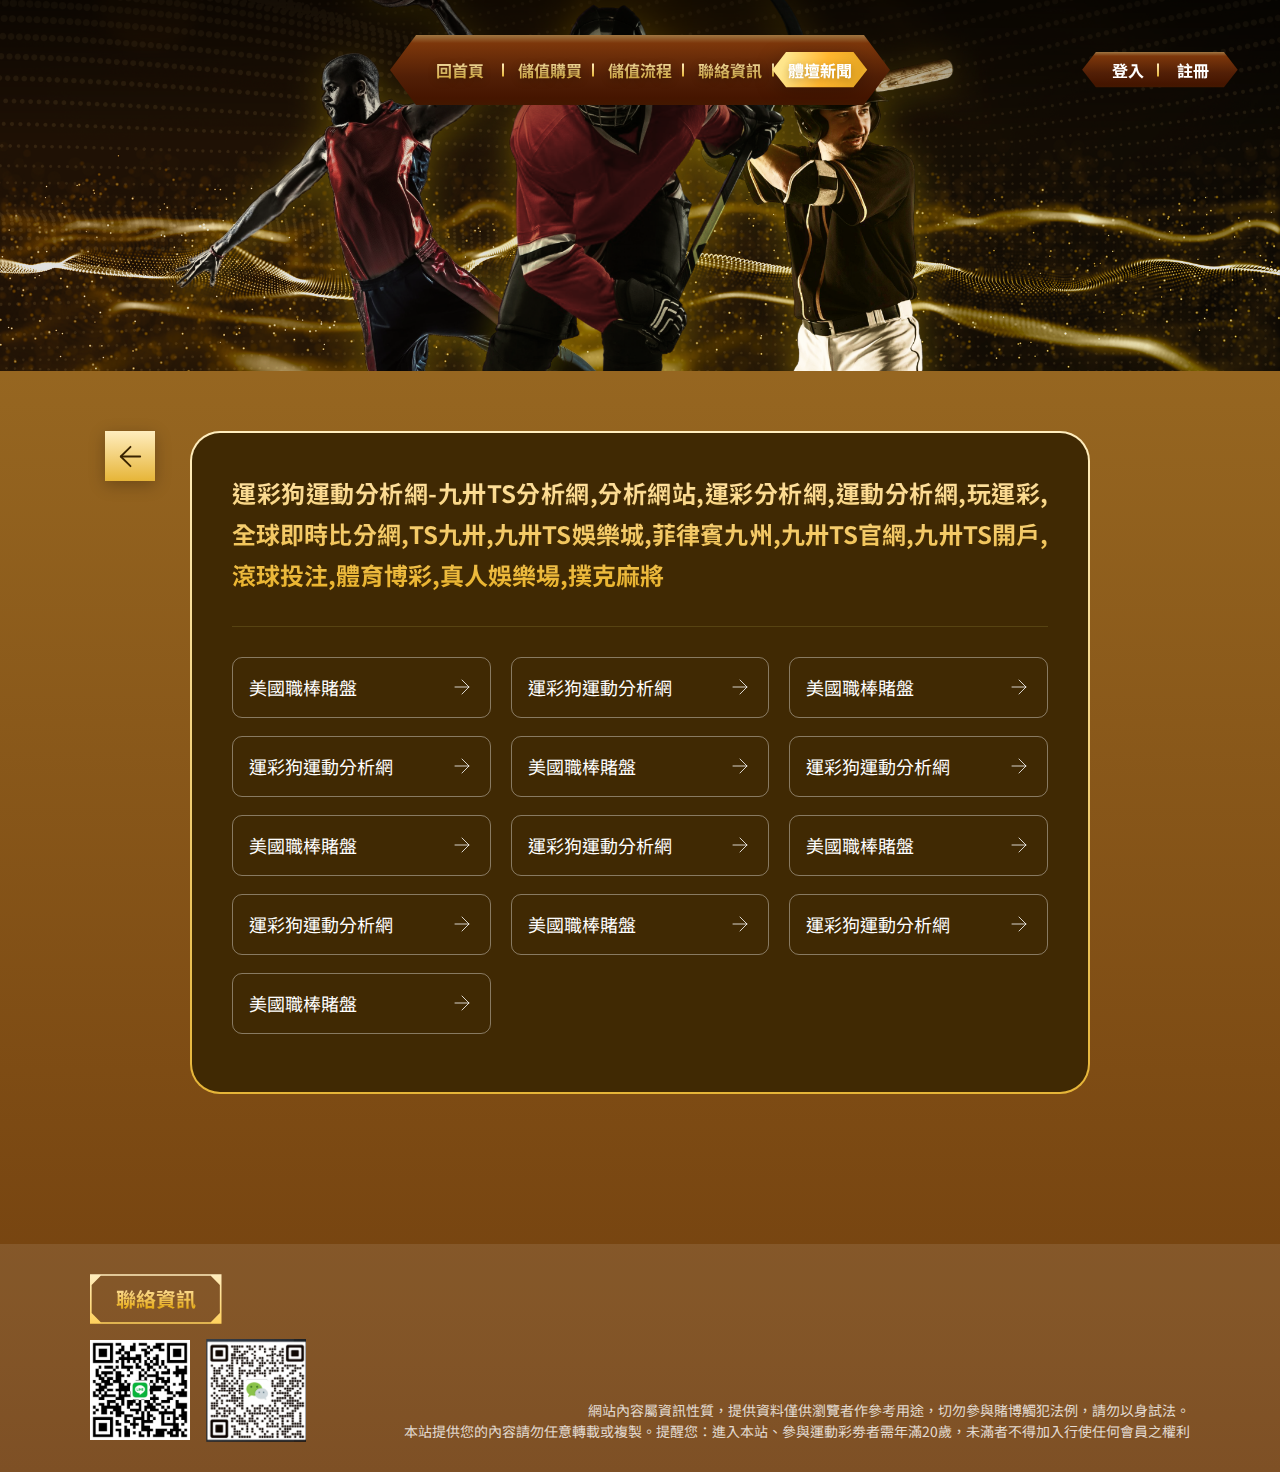
<file: news-detail.html>
<!DOCTYPE html>
<html lang="en">
<head>
    <meta charset="UTF-8">
    <meta name="viewport" content="width=device-width, initial-scale=1.0">
    <title>運彩狗</title>
    <link rel="icon" type="image/x-icon" href="./favicon.ico">
    <link rel="preconnect" href="https://fonts.googleapis.com">
    <link rel="preconnect" href="https://fonts.gstatic.com" crossorigin>
    <link href="https://fonts.googleapis.com/css2?family=Karla:ital,wght@0,200..800;1,200..800&family=Noto+Sans+TC:wght@100..900&display=swap" rel="stylesheet">
    <link rel="stylesheet" href="./public/css/bootstrap/bootstrap.css">
    <link rel="stylesheet" href="./public/css/swiper/swiper-bundle.min.css">
    <link rel="stylesheet" href="./public/css/style.css">
</head>
<body>

    <header class="header">
        <nav class="header_nav">
            <ul>
                <li>
                    <a href="./index.html">
                        <img class="header_nav_active" src="./public/img/nav-acitve.svg" alt="">
                        <span>回首頁</span>
                    </a>
                </li>
                <li>
                    <a href="./buy.html">
                        <img class="header_nav_active" src="./public/img/nav-acitve.svg" alt="">
                        <span>儲值購買</span>
                    </a>
                </li>
                <li>
                    <a href="./flow.html">
                        <img class="header_nav_active" src="./public/img/nav-acitve.svg" alt="">
                        <span>儲值流程</span>
                    </a>
                </li>
                <li>
                    <a href="./contact.html">
                        <img class="header_nav_active" src="./public/img/nav-acitve.svg" alt="">
                        <span>聯絡資訊</span>
                    </a>
                </li>
                <li>
                    <a href="./news.html" class="active">
                        <img class="header_nav_active" src="./public/img/nav-acitve.svg" alt="">
                        <span>體壇新聞</span>
                    </a>
                </li>
            </ul>
        </nav>
        <nav class="header_member">
            <ul>
                <li><a data-bs-toggle="modal" data-bs-target="#modal-login">登入</a></li>
                <li><a data-bs-toggle="modal" data-bs-target="#modal-signup">註冊</a></li>
            </ul>
        </nav>
        <div class="header_menu d-lg-none">
            <div class="header_menu_bar bar-top"></div>
            <div class="header_menu_bar bar-middle"></div>
            <div class="header_menu_bar bar-bottom"></div>
        </div>
    </header>

    <main>
        <div class="banner-inner">
            <img src="./public/img/banner-1.png" alt="">
        </div>

        <div class="d-flex flex-wrap mainContent">
            <div class="news">
                <div class="news_detail">
                    <div class="news_detail_inner">
                        <a href="./news.html" class="news_detail_back">
                            <img src="./public/img/arrow-left.svg" alt="">
                        </a>
                        <h1>運彩狗運動分析網-九卅TS分析網,分析網站,運彩分析網,運動分析網,玩運彩,全球即時比分網,TS九卅,九卅TS娛樂城,菲律賓九州,九卅TS官網,九卅TS開戶,滾球投注,體育博彩,真人娛樂場,撲克麻將</h1>
                        <div class="news_detail_link">
                            <div class="row">
                                <div class="col-lg-4">
                                    <a href="">
                                        <span>美國職棒賭盤</span>
                                        <svg width="24" height="24" viewBox="0 0 24 24" fill="none" xmlns="http://www.w3.org/2000/svg">
                                            <path d="M5 12.0001H19" stroke="white" stroke-opacity="0.8" stroke-linecap="round" stroke-linejoin="round"/>
                                            <path d="M12 5.00006L19 12.0001L12 19.0001" stroke="white" stroke-opacity="0.8" stroke-linecap="round" stroke-linejoin="round"/>
                                        </svg>
                                    </a>
                                </div>
                                <div class="col-lg-4">
                                    <a href="">
                                        <span>運彩狗運動分析網</span>
                                        <svg width="24" height="24" viewBox="0 0 24 24" fill="none" xmlns="http://www.w3.org/2000/svg">
                                            <path d="M5 12.0001H19" stroke="white" stroke-opacity="0.8" stroke-linecap="round" stroke-linejoin="round"/>
                                            <path d="M12 5.00006L19 12.0001L12 19.0001" stroke="white" stroke-opacity="0.8" stroke-linecap="round" stroke-linejoin="round"/>
                                        </svg>
                                    </a>
                                </div>
                                <div class="col-lg-4">
                                    <a href="">
                                        <span>美國職棒賭盤</span>
                                        <svg width="24" height="24" viewBox="0 0 24 24" fill="none" xmlns="http://www.w3.org/2000/svg">
                                            <path d="M5 12.0001H19" stroke="white" stroke-opacity="0.8" stroke-linecap="round" stroke-linejoin="round"/>
                                            <path d="M12 5.00006L19 12.0001L12 19.0001" stroke="white" stroke-opacity="0.8" stroke-linecap="round" stroke-linejoin="round"/>
                                        </svg>
                                    </a>
                                </div>
                                <div class="col-lg-4">
                                    <a href="">
                                        <span>運彩狗運動分析網</span>
                                        <svg width="24" height="24" viewBox="0 0 24 24" fill="none" xmlns="http://www.w3.org/2000/svg">
                                            <path d="M5 12.0001H19" stroke="white" stroke-opacity="0.8" stroke-linecap="round" stroke-linejoin="round"/>
                                            <path d="M12 5.00006L19 12.0001L12 19.0001" stroke="white" stroke-opacity="0.8" stroke-linecap="round" stroke-linejoin="round"/>
                                        </svg>
                                    </a>
                                </div>
                                <div class="col-lg-4">
                                    <a href="">
                                        <span>美國職棒賭盤</span>
                                        <svg width="24" height="24" viewBox="0 0 24 24" fill="none" xmlns="http://www.w3.org/2000/svg">
                                            <path d="M5 12.0001H19" stroke="white" stroke-opacity="0.8" stroke-linecap="round" stroke-linejoin="round"/>
                                            <path d="M12 5.00006L19 12.0001L12 19.0001" stroke="white" stroke-opacity="0.8" stroke-linecap="round" stroke-linejoin="round"/>
                                        </svg>
                                    </a>
                                </div>
                                <div class="col-lg-4">
                                    <a href="">
                                        <span>運彩狗運動分析網</span>
                                        <svg width="24" height="24" viewBox="0 0 24 24" fill="none" xmlns="http://www.w3.org/2000/svg">
                                            <path d="M5 12.0001H19" stroke="white" stroke-opacity="0.8" stroke-linecap="round" stroke-linejoin="round"/>
                                            <path d="M12 5.00006L19 12.0001L12 19.0001" stroke="white" stroke-opacity="0.8" stroke-linecap="round" stroke-linejoin="round"/>
                                        </svg>
                                    </a>
                                </div>
                                <div class="col-lg-4">
                                    <a href="">
                                        <span>美國職棒賭盤</span>
                                        <svg width="24" height="24" viewBox="0 0 24 24" fill="none" xmlns="http://www.w3.org/2000/svg">
                                            <path d="M5 12.0001H19" stroke="white" stroke-opacity="0.8" stroke-linecap="round" stroke-linejoin="round"/>
                                            <path d="M12 5.00006L19 12.0001L12 19.0001" stroke="white" stroke-opacity="0.8" stroke-linecap="round" stroke-linejoin="round"/>
                                        </svg>
                                    </a>
                                </div>
                                <div class="col-lg-4">
                                    <a href="">
                                        <span>運彩狗運動分析網</span>
                                        <svg width="24" height="24" viewBox="0 0 24 24" fill="none" xmlns="http://www.w3.org/2000/svg">
                                            <path d="M5 12.0001H19" stroke="white" stroke-opacity="0.8" stroke-linecap="round" stroke-linejoin="round"/>
                                            <path d="M12 5.00006L19 12.0001L12 19.0001" stroke="white" stroke-opacity="0.8" stroke-linecap="round" stroke-linejoin="round"/>
                                        </svg>
                                    </a>
                                </div>
                                <div class="col-lg-4">
                                    <a href="">
                                        <span>美國職棒賭盤</span>
                                        <svg width="24" height="24" viewBox="0 0 24 24" fill="none" xmlns="http://www.w3.org/2000/svg">
                                            <path d="M5 12.0001H19" stroke="white" stroke-opacity="0.8" stroke-linecap="round" stroke-linejoin="round"/>
                                            <path d="M12 5.00006L19 12.0001L12 19.0001" stroke="white" stroke-opacity="0.8" stroke-linecap="round" stroke-linejoin="round"/>
                                        </svg>
                                    </a>
                                </div>
                                <div class="col-lg-4">
                                    <a href="">
                                        <span>運彩狗運動分析網</span>
                                        <svg width="24" height="24" viewBox="0 0 24 24" fill="none" xmlns="http://www.w3.org/2000/svg">
                                            <path d="M5 12.0001H19" stroke="white" stroke-opacity="0.8" stroke-linecap="round" stroke-linejoin="round"/>
                                            <path d="M12 5.00006L19 12.0001L12 19.0001" stroke="white" stroke-opacity="0.8" stroke-linecap="round" stroke-linejoin="round"/>
                                        </svg>
                                    </a>
                                </div>
                                <div class="col-lg-4">
                                    <a href="">
                                        <span>美國職棒賭盤</span>
                                        <svg width="24" height="24" viewBox="0 0 24 24" fill="none" xmlns="http://www.w3.org/2000/svg">
                                            <path d="M5 12.0001H19" stroke="white" stroke-opacity="0.8" stroke-linecap="round" stroke-linejoin="round"/>
                                            <path d="M12 5.00006L19 12.0001L12 19.0001" stroke="white" stroke-opacity="0.8" stroke-linecap="round" stroke-linejoin="round"/>
                                        </svg>
                                    </a>
                                </div>
                                <div class="col-lg-4">
                                    <a href="">
                                        <span>運彩狗運動分析網</span>
                                        <svg width="24" height="24" viewBox="0 0 24 24" fill="none" xmlns="http://www.w3.org/2000/svg">
                                            <path d="M5 12.0001H19" stroke="white" stroke-opacity="0.8" stroke-linecap="round" stroke-linejoin="round"/>
                                            <path d="M12 5.00006L19 12.0001L12 19.0001" stroke="white" stroke-opacity="0.8" stroke-linecap="round" stroke-linejoin="round"/>
                                        </svg>
                                    </a>
                                </div>
                                <div class="col-lg-4">
                                    <a href="">
                                        <span>美國職棒賭盤</span>
                                        <svg width="24" height="24" viewBox="0 0 24 24" fill="none" xmlns="http://www.w3.org/2000/svg">
                                            <path d="M5 12.0001H19" stroke="white" stroke-opacity="0.8" stroke-linecap="round" stroke-linejoin="round"/>
                                            <path d="M12 5.00006L19 12.0001L12 19.0001" stroke="white" stroke-opacity="0.8" stroke-linecap="round" stroke-linejoin="round"/>
                                        </svg>
                                    </a>
                                </div>
                            </div>
                        </div>
                    </div>
                </div>
            </div>
        </div>
    </main>

    <footer class="footer">
        <div class="container d-lg-flex align-items-end justify-content-between">
            <div class="footer_info">
                <div class="footer_info_title">
                    <h3>聯絡資訊</h3>
                </div>
                <div class="d-flex align-items-center gap-3">
                    <img class="footer_info_pic" src="./public/img/line.jpg" alt="">
                    <img class="footer_info_pic" src="./public/img/wechat.png" alt="">
                </div>
            </div>
            <p class="footer_text">
                網站內容屬資訊性質，提供資料僅供瀏覽者作參考用途，切勿參與賭博觸犯法例，請勿以身試法。<br>
                本站提供您的內容請勿任意轉載或複製。提醒您：進入本站、參與運動彩劵者需年滿20歲，未滿者不得加入行使任何會員之權利
            </p>
        </div>
    </footer>

    <div class="modal fade modal-member" id="modal-login" tabindex="-1" aria-labelledby="modal-loginLabel" aria-hidden="true">
        <div class="modal-dialog">
            <div class="modal-content">
                <div class="modal-content_inner">
                    <div class="modal-body">
                        <h2 class="modal-member_title">會員登入</h2>
                        <div>
                            <div class="modal-member_input">
                                <label for="">帳號</label>
                                <input type="text" placeholder="請輸入">
                            </div>
                            <div class="modal-member_input">
                                <label for="">密碼</label>
                                <input type="password" placeholder="請輸入">
                            </div>
                        </div>
                        <button class="modal-member_btn">登入</button>
                    </div>
                </div>
            </div>
        </div>
    </div>

    <div class="modal fade modal-member" id="modal-signup" tabindex="-1" aria-labelledby="modal-signupLabel" aria-hidden="true">
        <div class="modal-dialog">
            <div class="modal-content">
                <div class="modal-content_inner">
                    <div class="modal-body">
                        <h2 class="modal-member_title">會員註冊</h2>
                        <div>
                            <div class="modal-member_input lg">
                                <label for="">帳號</label>
                                <input type="text" placeholder="請輸入">
                            </div>
                            <div class="modal-member_input lg">
                                <label for="">密碼</label>
                                <input type="password" placeholder="請輸入">
                            </div>
                            <div class="modal-member_input lg">
                                <label for="">確認密碼</label>
                                <input type="password" placeholder="請輸入">
                            </div>
                            <div class="modal-member_input lg">
                                <label for="">暱稱</label>
                                <input type="text" placeholder="請輸入">
                            </div>
                            <div class="modal-member_input lg">
                                <label for="">聯絡手機</label>
                                <input type="text" placeholder="請輸入">
                            </div>
                            <div class="modal-member_input lg">
                                <label for="">Line</label>
                                <input type="text" placeholder="請輸入">
                            </div>
                            <div class="modal-member_input lg">
                                <label for="">微信</label>
                                <input type="text" placeholder="請輸入">
                            </div>
                        </div>
                        <button class="modal-member_btn">註冊</button>
                    </div>
                </div>
            </div>
        </div>
    </div>
    

    <script src="./public/js/jquery/jquery.min.js"></script>
    <script src="./public/js/bootstrap/bootstrap.bundle.min.js"></script>
    <script src="./public/js/swiper/swiper-bundle.min.js"></script>
    <script src="./public/js/common.js"></script>

</body>
</html>
</file>
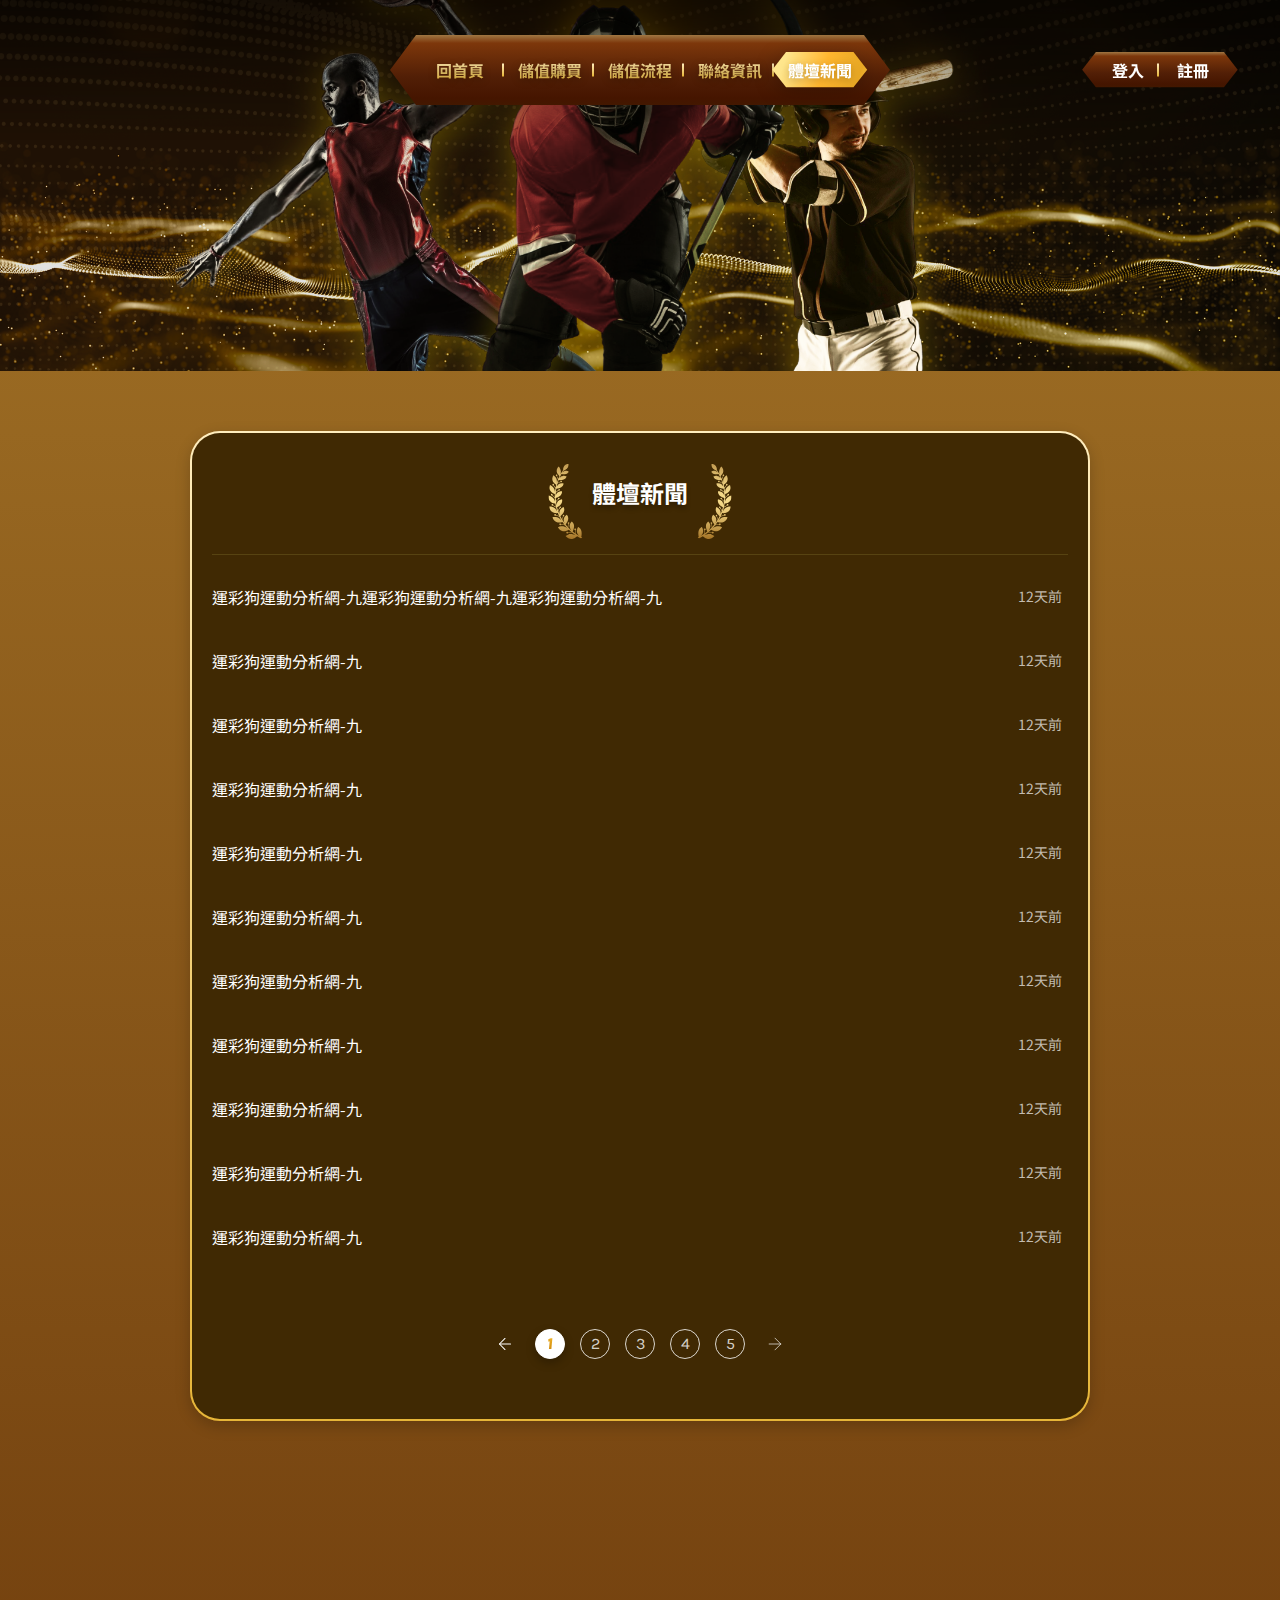
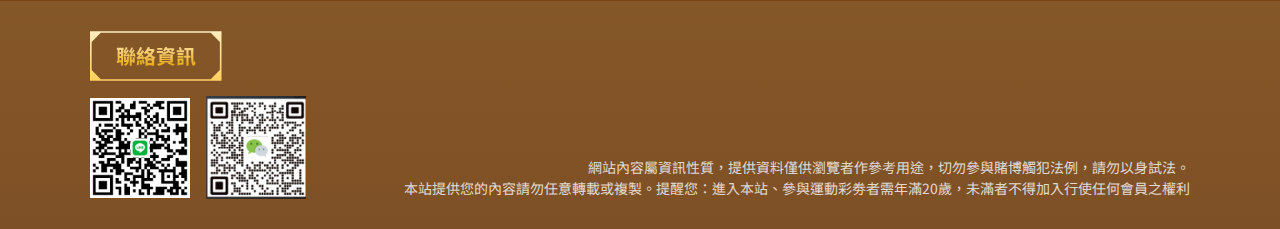
<file: news.html>
<!DOCTYPE html>
<html lang="en">
<head>
    <meta charset="UTF-8">
    <meta name="viewport" content="width=device-width, initial-scale=1.0">
    <title>運彩狗</title>
    <link rel="icon" type="image/x-icon" href="./favicon.ico">
    <link rel="preconnect" href="https://fonts.googleapis.com">
    <link rel="preconnect" href="https://fonts.gstatic.com" crossorigin>
    <link href="https://fonts.googleapis.com/css2?family=Karla:ital,wght@0,200..800;1,200..800&family=Noto+Sans+TC:wght@100..900&display=swap" rel="stylesheet">
    <link rel="stylesheet" href="./public/css/bootstrap/bootstrap.css">
    <link rel="stylesheet" href="./public/css/swiper/swiper-bundle.min.css">
    <link rel="stylesheet" href="./public/css/style.css">
</head>
<body>

    <header class="header">
        <nav class="header_nav">
            <ul>
                <li>
                    <a href="./index.html">
                        <img class="header_nav_active" src="./public/img/nav-acitve.svg" alt="">
                        <span>回首頁</span>
                    </a>
                </li>
                <li>
                    <a href="./buy.html">
                        <img class="header_nav_active" src="./public/img/nav-acitve.svg" alt="">
                        <span>儲值購買</span>
                    </a>
                </li>
                <li>
                    <a href="./flow.html">
                        <img class="header_nav_active" src="./public/img/nav-acitve.svg" alt="">
                        <span>儲值流程</span>
                    </a>
                </li>
                <li>
                    <a href="./contact.html">
                        <img class="header_nav_active" src="./public/img/nav-acitve.svg" alt="">
                        <span>聯絡資訊</span>
                    </a>
                </li>
                <li>
                    <a href="./news.html" class="active">
                        <img class="header_nav_active" src="./public/img/nav-acitve.svg" alt="">
                        <span>體壇新聞</span>
                    </a>
                </li>
            </ul>
        </nav>
        <nav class="header_member">
            <ul>
                <li><a data-bs-toggle="modal" data-bs-target="#modal-login">登入</a></li>
                <li><a data-bs-toggle="modal" data-bs-target="#modal-signup">註冊</a></li>
            </ul>
        </nav>
        <div class="header_menu d-lg-none">
            <div class="header_menu_bar bar-top"></div>
            <div class="header_menu_bar bar-middle"></div>
            <div class="header_menu_bar bar-bottom"></div>
        </div>
    </header>

    <main>
        <div class="banner-inner">
            <img src="./public/img/banner-1.png" alt="">
        </div>

        <div class="d-flex flex-wrap mainContent">
            <div class="news">
                <div class="sidebar_news">
                    <div class="sidebar_news_inner">
                        <h2 class="title">體壇新聞</h2>
                        <div class="sidebar_news_main">
                            <a href="./news-detail.html" class="sidebar_news_item">
                                <span class="sidebar_news_title">運彩狗運動分析網-九運彩狗運動分析網-九運彩狗運動分析網-九</span>
                                <span class="sidebar_news_date">12天前</span>
                            </a>
                            <a href="./news-detail.html" class="sidebar_news_item">
                                <span class="sidebar_news_title">運彩狗運動分析網-九</span>
                                <span class="sidebar_news_date">12天前</span>
                            </a>
                            <a href="./news-detail.html" class="sidebar_news_item">
                                <span class="sidebar_news_title">運彩狗運動分析網-九</span>
                                <span class="sidebar_news_date">12天前</span>
                            </a>
                            <a href="./news-detail.html" class="sidebar_news_item">
                                <span class="sidebar_news_title">運彩狗運動分析網-九</span>
                                <span class="sidebar_news_date">12天前</span>
                            </a>
                            <a href="./news-detail.html" class="sidebar_news_item">
                                <span class="sidebar_news_title">運彩狗運動分析網-九</span>
                                <span class="sidebar_news_date">12天前</span>
                            </a>
                            <a href="./news-detail.html" class="sidebar_news_item">
                                <span class="sidebar_news_title">運彩狗運動分析網-九</span>
                                <span class="sidebar_news_date">12天前</span>
                            </a>
                            <a href="./news-detail.html" class="sidebar_news_item">
                                <span class="sidebar_news_title">運彩狗運動分析網-九</span>
                                <span class="sidebar_news_date">12天前</span>
                            </a>
                            <a href="./news-detail.html" class="sidebar_news_item">
                                <span class="sidebar_news_title">運彩狗運動分析網-九</span>
                                <span class="sidebar_news_date">12天前</span>
                            </a>
                            <a href="./news-detail.html" class="sidebar_news_item">
                                <span class="sidebar_news_title">運彩狗運動分析網-九</span>
                                <span class="sidebar_news_date">12天前</span>
                            </a>
                            <a href="./news-detail.html" class="sidebar_news_item">
                                <span class="sidebar_news_title">運彩狗運動分析網-九</span>
                                <span class="sidebar_news_date">12天前</span>
                            </a>
                            <a href="./news-detail.html" class="sidebar_news_item">
                                <span class="sidebar_news_title">運彩狗運動分析網-九</span>
                                <span class="sidebar_news_date">12天前</span>
                            </a>
                        </div>
                        <ul class="pagination">
                            <li>
                                <a href="" class="pagination_arrow">
                                    <svg width="38" height="38" viewBox="0 0 38 38" fill="none" xmlns="http://www.w3.org/2000/svg">
                                        <path d="M29.5321 19H8.46729" stroke="#392300" stroke-width="2" stroke-linecap="round" stroke-linejoin="round"/>
                                        <path d="M18.9997 29.5324L8.46729 19L18.9997 8.46762" stroke="#392300" stroke-width="2" stroke-linecap="round" stroke-linejoin="round"/>
                                    </svg>
                                </a>
                            </li>
                            <li><a href="" class="active"><span>1</span></a></li>
                            <li><a href=""><span>2</span></a></li>
                            <li><a href=""><span>3</span></a></li>
                            <li><a href=""><span>4</span></a></li>
                            <li><a href=""><span>5</span></a></li>
                            <li>
                                <a href="" class="pagination_arrow">
                                    <svg width="24" height="24" viewBox="0 0 24 24" fill="none" xmlns="http://www.w3.org/2000/svg">
                                        <path d="M5 12.0001H19" stroke="white" stroke-opacity="0.8" stroke-linecap="round" stroke-linejoin="round"/>
                                        <path d="M12 5.00006L19 12.0001L12 19.0001" stroke="white" stroke-opacity="0.8" stroke-linecap="round" stroke-linejoin="round"/>
                                    </svg>
                                </a>
                            </li>
                        </ul>
                    </div>
                </div>
            </div>
        </div>
    </main>

    <footer class="footer">
        <div class="container d-lg-flex align-items-end justify-content-between">
            <div class="footer_info">
                <div class="footer_info_title">
                    <h3>聯絡資訊</h3>
                </div>
                <div class="d-flex align-items-center gap-3">
                    <img class="footer_info_pic" src="./public/img/line.jpg" alt="">
                    <img class="footer_info_pic" src="./public/img/wechat.png" alt="">
                </div>
            </div>
            <p class="footer_text">
                網站內容屬資訊性質，提供資料僅供瀏覽者作參考用途，切勿參與賭博觸犯法例，請勿以身試法。<br>
                本站提供您的內容請勿任意轉載或複製。提醒您：進入本站、參與運動彩劵者需年滿20歲，未滿者不得加入行使任何會員之權利
            </p>
        </div>
    </footer>

    <div class="modal fade modal-member" id="modal-login" tabindex="-1" aria-labelledby="modal-loginLabel" aria-hidden="true">
        <div class="modal-dialog">
            <div class="modal-content">
                <div class="modal-content_inner">
                    <div class="modal-body">
                        <h2 class="modal-member_title">會員登入</h2>
                        <div>
                            <div class="modal-member_input">
                                <label for="">帳號</label>
                                <input type="text" placeholder="請輸入">
                            </div>
                            <div class="modal-member_input">
                                <label for="">密碼</label>
                                <input type="password" placeholder="請輸入">
                            </div>
                        </div>
                        <button class="modal-member_btn">登入</button>
                    </div>
                </div>
            </div>
        </div>
    </div>

    <div class="modal fade modal-member" id="modal-signup" tabindex="-1" aria-labelledby="modal-signupLabel" aria-hidden="true">
        <div class="modal-dialog">
            <div class="modal-content">
                <div class="modal-content_inner">
                    <div class="modal-body">
                        <h2 class="modal-member_title">會員註冊</h2>
                        <div>
                            <div class="modal-member_input lg">
                                <label for="">帳號</label>
                                <input type="text" placeholder="請輸入">
                            </div>
                            <div class="modal-member_input lg">
                                <label for="">密碼</label>
                                <input type="password" placeholder="請輸入">
                            </div>
                            <div class="modal-member_input lg">
                                <label for="">確認密碼</label>
                                <input type="password" placeholder="請輸入">
                            </div>
                            <div class="modal-member_input lg">
                                <label for="">暱稱</label>
                                <input type="text" placeholder="請輸入">
                            </div>
                            <div class="modal-member_input lg">
                                <label for="">聯絡手機</label>
                                <input type="text" placeholder="請輸入">
                            </div>
                            <div class="modal-member_input lg">
                                <label for="">Line</label>
                                <input type="text" placeholder="請輸入">
                            </div>
                            <div class="modal-member_input lg">
                                <label for="">微信</label>
                                <input type="text" placeholder="請輸入">
                            </div>
                        </div>
                        <button class="modal-member_btn">註冊</button>
                    </div>
                </div>
            </div>
        </div>
    </div>
    

    <script src="./public/js/jquery/jquery.min.js"></script>
    <script src="./public/js/bootstrap/bootstrap.bundle.min.js"></script>
    <script src="./public/js/swiper/swiper-bundle.min.js"></script>
    <script src="./public/js/common.js"></script>

</body>
</html>
</file>
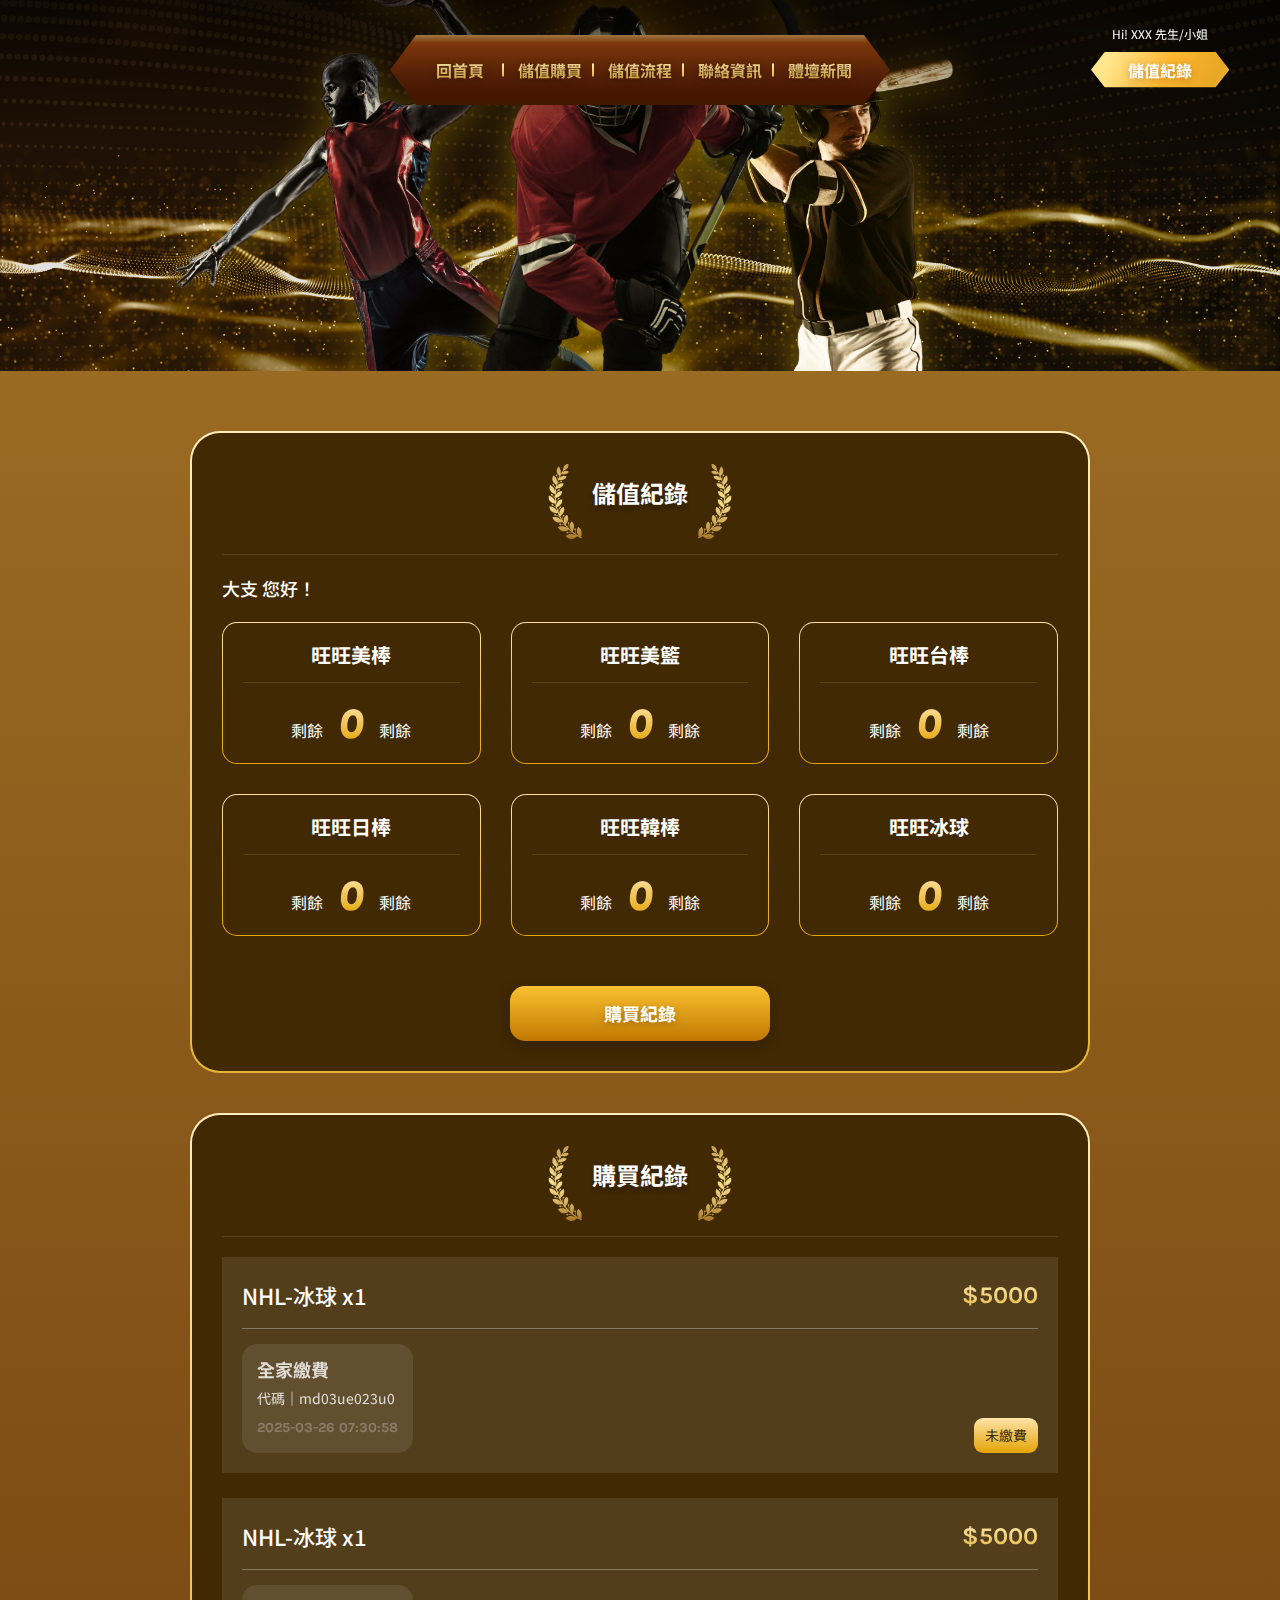
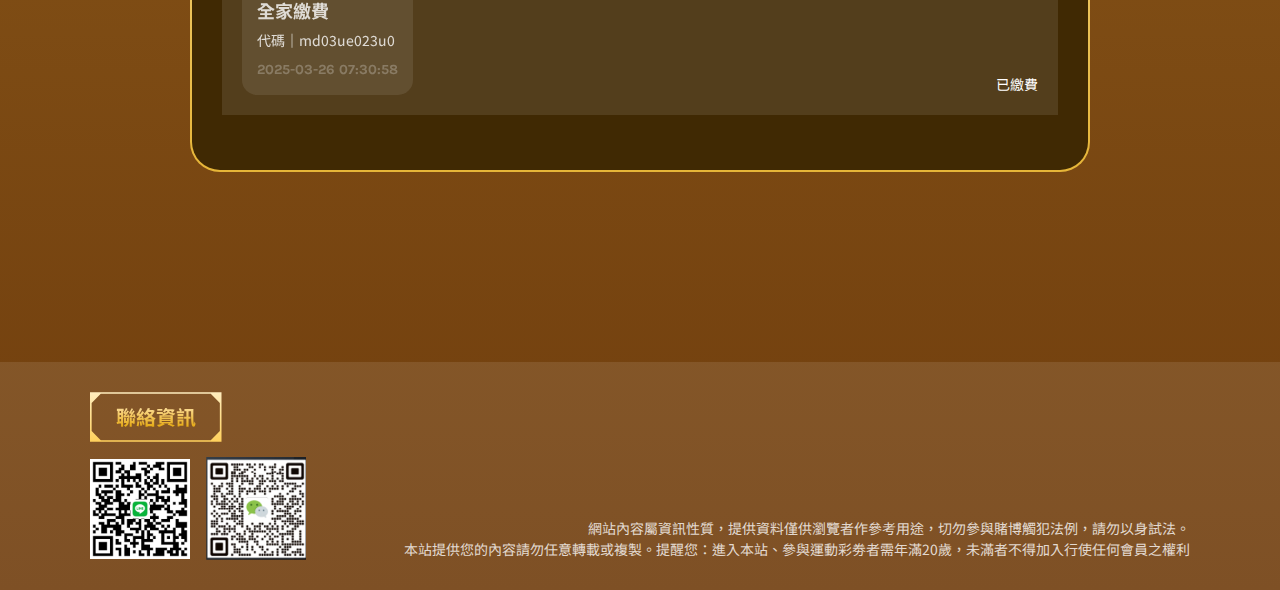
<file: record.html>
<!DOCTYPE html>
<html lang="en">
<head>
    <meta charset="UTF-8">
    <meta name="viewport" content="width=device-width, initial-scale=1.0">
    <title>運彩狗</title>
    <link rel="icon" type="image/x-icon" href="./favicon.ico">
    <link rel="preconnect" href="https://fonts.googleapis.com">
    <link rel="preconnect" href="https://fonts.gstatic.com" crossorigin>
    <link href="https://fonts.googleapis.com/css2?family=Karla:ital,wght@0,200..800;1,200..800&family=Noto+Sans+TC:wght@100..900&display=swap" rel="stylesheet">
    <link rel="stylesheet" href="./public/css/bootstrap/bootstrap.css">
    <link rel="stylesheet" href="./public/css/swiper/swiper-bundle.min.css">
    <link rel="stylesheet" href="./public/css/style.css">
</head>
<body>

    <header class="header">
        <nav class="header_nav">
            <ul>
                <li>
                    <a href="./index.html">
                        <img class="header_nav_active" src="./public/img/nav-acitve.svg" alt="">
                        <span>回首頁</span>
                    </a>
                </li>
                <li>
                    <a href="./buy.html">
                        <img class="header_nav_active" src="./public/img/nav-acitve.svg" alt="">
                        <span>儲值購買</span>
                    </a>
                </li>
                <li>
                    <a href="./flow.html">
                        <img class="header_nav_active" src="./public/img/nav-acitve.svg" alt="">
                        <span>儲值流程</span>
                    </a>
                </li>
                <li>
                    <a href="./contact.html">
                        <img class="header_nav_active" src="./public/img/nav-acitve.svg" alt="">
                        <span>聯絡資訊</span>
                    </a>
                </li>
                <li>
                    <a href="./news.html">
                        <img class="header_nav_active" src="./public/img/nav-acitve.svg" alt="">
                        <span>體壇新聞</span>
                    </a>
                </li>
            </ul>
        </nav>
        <nav class="header_member loginActive">
            <ul>
                <li class="header_member_name">Hi! XXX 先生/小姐</li>
                <li><a href="./record.html">儲值紀錄</a></li>
            </ul>
        </nav>
        <div class="header_menu d-lg-none">
            <div class="header_menu_bar bar-top"></div>
            <div class="header_menu_bar bar-middle"></div>
            <div class="header_menu_bar bar-bottom"></div>
        </div>
    </header>

    <main>
        <div class="banner-inner">
            <img src="./public/img/banner-1.png" alt="">
        </div>

        <div class="d-flex flex-wrap mainContent">
            <div class="record">
                <div class="record_inner">
                    <h2 class="title">儲值紀錄</h2>
                    <div class="record_main">
                        <p class="record_greet">大支 您好！</p>
                        <div class="row">
                            <div class="col-lg-4 col-sm-6">
                                <div class="record_item">
                                    <div class="record_item_inner">
                                        <h3 class="record_name">旺旺美棒</h3>
                                        <div class="record_remain">
                                            <span>剩餘</span>
                                            <span class="record_remain_num">0</span>
                                            <span>剩餘</span>
                                        </div>
                                    </div>
                                </div>
                            </div>
                            <div class="col-lg-4 col-sm-6">
                                <div class="record_item">
                                    <div class="record_item_inner">
                                        <h3 class="record_name">旺旺美籃</h3>
                                        <div class="record_remain">
                                            <span>剩餘</span>
                                            <span class="record_remain_num">0</span>
                                            <span>剩餘</span>
                                        </div>
                                    </div>
                                </div>
                            </div>
                            <div class="col-lg-4 col-sm-6">
                                <div class="record_item">
                                    <div class="record_item_inner">
                                        <h3 class="record_name">旺旺台棒</h3>
                                        <div class="record_remain">
                                            <span>剩餘</span>
                                            <span class="record_remain_num">0</span>
                                            <span>剩餘</span>
                                        </div>
                                    </div>
                                </div>
                            </div>
                            <div class="col-lg-4 col-sm-6">
                                <div class="record_item">
                                    <div class="record_item_inner">
                                        <h3 class="record_name">旺旺日棒</h3>
                                        <div class="record_remain">
                                            <span>剩餘</span>
                                            <span class="record_remain_num">0</span>
                                            <span>剩餘</span>
                                        </div>
                                    </div>
                                </div>
                            </div>
                            <div class="col-lg-4 col-sm-6">
                                <div class="record_item">
                                    <div class="record_item_inner">
                                        <h3 class="record_name">旺旺韓棒</h3>
                                        <div class="record_remain">
                                            <span>剩餘</span>
                                            <span class="record_remain_num">0</span>
                                            <span>剩餘</span>
                                        </div>
                                    </div>
                                </div>
                            </div>
                            <div class="col-lg-4 col-sm-6">
                                <div class="record_item">
                                    <div class="record_item_inner">
                                        <h3 class="record_name">旺旺冰球</h3>
                                        <div class="record_remain">
                                            <span>剩餘</span>
                                            <span class="record_remain_num">0</span>
                                            <span>剩餘</span>
                                        </div>
                                    </div>
                                </div>
                            </div>
                        </div>
                        <a href="" class="record_btn">購買紀錄</a>
                    </div>
                </div>
            </div>
            <div class="record">
                <div class="record_inner">
                    <h2 class="title">購買紀錄</h2>
                    <div class="record_main">
                        <div class="record-buy_item">
                            <div class="record-buy_head">
                                <h2 class="record-buy_title">NHL-冰球 x1</h2>
                                <p class="record-buy_price d-lg-block d-none">$5000</p>
                            </div>
                            <div class="record-buy_detail">
                                <div class="record-buy_info">
                                    <h3>全家繳費</h3>
                                    <p class="code">代碼｜md03ue023u0</p>
                                    <p class="time">2025-03-26 07:30:58</p>
                                </div>
                                <div class="record-buy_status notpay">未繳費</div>
                                <p class="record-buy_price d-lg-none">$5000</p>
                            </div>
                        </div>
                        <div class="record-buy_item">
                            <div class="record-buy_head">
                                <h2 class="record-buy_title">NHL-冰球 x1</h2>
                                <p class="record-buy_price d-lg-block d-none">$5000</p>
                            </div>
                            <div class="record-buy_detail">
                                <div class="record-buy_info">
                                    <h3>全家繳費</h3>
                                    <p class="code">代碼｜md03ue023u0</p>
                                    <p class="time">2025-03-26 07:30:58</p>
                                </div>
                                <div class="record-buy_status paid">已繳費</div>
                                <p class="record-buy_price d-lg-none">$5000</p>
                            </div>
                        </div>
                    </div>
                </div>
            </div>
        </div>
    </main>

    <footer class="footer">
        <div class="container d-lg-flex align-items-end justify-content-between">
            <div class="footer_info">
                <div class="footer_info_title">
                    <h3>聯絡資訊</h3>
                </div>
                <div class="d-flex align-items-center gap-3">
                    <img class="footer_info_pic" src="./public/img/line.jpg" alt="">
                    <img class="footer_info_pic" src="./public/img/wechat.png" alt="">
                </div>
            </div>
            <p class="footer_text">
                網站內容屬資訊性質，提供資料僅供瀏覽者作參考用途，切勿參與賭博觸犯法例，請勿以身試法。<br>
                本站提供您的內容請勿任意轉載或複製。提醒您：進入本站、參與運動彩劵者需年滿20歲，未滿者不得加入行使任何會員之權利
            </p>
        </div>
    </footer>
    

    <script src="./public/js/jquery/jquery.min.js"></script>
    <script src="./public/js/bootstrap/bootstrap.bundle.min.js"></script>
    <script src="./public/js/swiper/swiper-bundle.min.js"></script>
    <script src="./public/js/common.js"></script>

</body>
</html>
</file>
<file: public/css/style.css>
@import url("https://fonts.googleapis.com/css2?family=Karla:ital,wght@0,200..800;1,200..800&family=Noto+Sans+TC:wght@100..900&display=swap");
body {
  font-family: "noto sans TC", serif;
  background: -webkit-gradient(linear, left top, left bottom, from(#A37427), to(#703D0D));
  background: linear-gradient(to bottom, #A37427 0%, #703D0D 100%);
  min-height: 100vh;
}

ul {
  padding: 0;
  margin: 0;
  list-style: none;
}

a {
  text-decoration: none;
  color: #fff;
  -webkit-transition: 0.3s;
  transition: 0.3s;
}

a:hover {
  color: #fff;
}

input, button, select {
  background-color: transparent;
  border: 0;
  outline: none;
}

.container {
  padding-left: 20px;
  padding-right: 20px;
}

.header {
  width: 100%;
  position: fixed;
  top: 0;
  left: 0;
  padding: 35px 40px;
  display: -webkit-box;
  display: -ms-flexbox;
  display: flex;
  -webkit-box-align: center;
      -ms-flex-align: center;
          align-items: center;
  -webkit-box-pack: center;
      -ms-flex-pack: center;
          justify-content: center;
  background: -webkit-gradient(linear, left top, left bottom, from(rgba(0, 0, 0, 0.63)), to(transparent));
  background: linear-gradient(to bottom, rgba(0, 0, 0, 0.63) 0%, transparent 100%);
  z-index: 100;
}

.header_nav ul {
  display: -webkit-box;
  display: -ms-flexbox;
  display: flex;
  -webkit-box-align: center;
      -ms-flex-align: center;
          align-items: center;
  -webkit-box-pack: center;
      -ms-flex-pack: center;
          justify-content: center;
  width: 500px;
  height: 70px;
  background-image: url(../img/nav-big.svg);
  background-size: contain;
  background-position: center;
  background-repeat: no-repeat;
}

.header_nav ul a {
  display: block;
  width: 90px;
  text-align: center;
  position: relative;
  z-index: 0;
}

.header_nav ul a span {
  display: block;
  font-weight: 700;
  background: -webkit-gradient(linear, left top, left bottom, from(#FFEDBE), to(#E6B538));
  background: linear-gradient(to bottom, #FFEDBE 0%, #E6B538 100%);
  background-clip: text;
  color: transparent;
  text-shadow: 0 2px 8px rgba(0, 0, 0, 0.25);
  -webkit-transition: 0.3s;
  transition: 0.3s;
}

.header_nav ul a::after {
  position: absolute;
  content: "";
  width: 2px;
  height: 13px;
  background: -webkit-gradient(linear, left top, left bottom, from(#FFEDBE), to(#E6B538));
  background: linear-gradient(to bottom, #FFEDBE 0%, #E6B538 100%);
  top: 50%;
  right: 0;
  -webkit-transform: translate(-50%, -50%);
          transform: translate(-50%, -50%);
  -webkit-transition: 0.3s;
  transition: 0.3s;
}

.header_nav ul a.active span {
  color: #fff;
}

.header_nav ul a.active .header_nav_active {
  opacity: 1;
}

.header_nav ul a.active::after {
  opacity: 0;
}

.header_nav ul a:not(.active):hover span {
  opacity: 0.7;
}

.header_nav ul a.noline::after {
  opacity: 0;
}

.header_nav ul li:last-child a::after {
  display: none;
}

.header_nav_active {
  position: absolute;
  width: 98px;
  height: 36px;
  top: 50%;
  left: 50%;
  z-index: -1;
  -webkit-transform: translate(-50%, -50%);
          transform: translate(-50%, -50%);
  -webkit-filter: drop-shadow(0 4px 10px rgba(0, 0, 0, 0.25));
          filter: drop-shadow(0 4px 10px rgba(0, 0, 0, 0.25));
  opacity: 0;
}

.header_member {
  width: 160px;
  height: 36px;
  background-image: url(../img/nav-small.svg);
  background-size: contain;
  background-position: center;
  background-repeat: no-repeat;
  display: -webkit-box;
  display: -ms-flexbox;
  display: flex;
  -webkit-box-align: center;
      -ms-flex-align: center;
          align-items: center;
  -webkit-box-pack: center;
      -ms-flex-pack: center;
          justify-content: center;
  position: absolute;
  top: 50%;
  right: 40px;
  -webkit-transform: translateY(-50%);
          transform: translateY(-50%);
}

.header_member ul {
  display: -webkit-box;
  display: -ms-flexbox;
  display: flex;
  -webkit-box-align: center;
      -ms-flex-align: center;
          align-items: center;
  -webkit-box-pack: center;
      -ms-flex-pack: center;
          justify-content: center;
  position: relative;
  width: 100%;
}

.header_member ul a {
  display: block;
  width: 65px;
  text-align: center;
  position: relative;
  font-weight: 700;
  color: #fff !important;
  cursor: pointer;
}

.header_member ul a::after {
  position: absolute;
  content: "";
  width: 2px;
  height: 13px;
  background: -webkit-gradient(linear, left top, left bottom, from(#FFEDBE), to(#E6B538));
  background: linear-gradient(to bottom, #FFEDBE 0%, #E6B538 100%);
  top: 50%;
  right: 0;
  -webkit-transform: translate(-50%, -50%);
          transform: translate(-50%, -50%);
}

.header_member ul a:not(.loginActive):hover {
  opacity: 0.7;
}

.header_member ul li:last-child a::after {
  display: none;
}

.header_member_name {
  color: #fff;
  position: absolute;
  bottom: calc(100% + 15px);
  left: 0;
  width: 100%;
  font-size: 12px;
  text-align: center;
}

.header_member.loginActive {
  background-image: url(../img/nav-small-active.svg);
}

.header_member.loginActive ul a {
  text-shadow: 0 2px 8px rgba(0, 0, 0, 0.25);
}

.header_menu {
  position: relative;
  width: 27px;
  height: 20px;
  margin-left: 20px;
  z-index: 10;
}

.header_menu_bar {
  width: 100%;
  height: 2px;
  position: absolute;
  background: -webkit-gradient(linear, left top, left bottom, from(#FFEDBE), to(#E6B538));
  background: linear-gradient(to bottom, #FFEDBE 0%, #E6B538 100%);
  left: 0;
  -webkit-box-shadow: 0 2px 5px rgba(0, 0, 0, 0.25);
          box-shadow: 0 2px 5px rgba(0, 0, 0, 0.25);
  -webkit-transition: 0.3s;
  transition: 0.3s;
}

.header_menu_bar.bar-top {
  top: 0;
}

.header_menu_bar.bar-middle {
  top: 50%;
  -webkit-transform: translateY(-50%);
          transform: translateY(-50%);
}

.header_menu_bar.bar-bottom {
  bottom: 0;
}

.header_menu.active .header_menu_bar {
  top: 50%;
  left: 50%;
}

.header_menu.active .header_menu_bar.bar-top, .header_menu.active .header_menu_bar.bar-middle {
  -webkit-transform: translate(-50%, -50%) rotate(45deg);
          transform: translate(-50%, -50%) rotate(45deg);
}

.header_menu.active .header_menu_bar.bar-bottom {
  -webkit-transform: translate(-50%, -50%) rotate(-45deg);
          transform: translate(-50%, -50%) rotate(-45deg);
}

@media screen and (max-width: 991px) {
  .header {
    -webkit-box-pack: end;
        -ms-flex-pack: end;
            justify-content: flex-end;
    padding: 15px;
  }
  .header_nav {
    position: fixed;
    width: 100%;
    height: 100vh;
    background: -webkit-gradient(linear, left top, left bottom, from(#431800), color-stop(9%, #451500), color-stop(41%, #521F06), color-stop(88%, #7D370B), to(#A07642));
    background: linear-gradient(to bottom, #431800 0%, #451500 9%, #521F06 41%, #7D370B 88%, #A07642 100%);
    top: 0;
    right: 0;
    z-index: 5;
    display: -webkit-box;
    display: -ms-flexbox;
    display: flex;
    -webkit-box-pack: center;
        -ms-flex-pack: center;
            justify-content: center;
    -webkit-transition: 0.3s;
    transition: 0.3s;
    right: -100vw;
  }
  .header_nav ul {
    background-image: none;
    display: block;
    height: auto;
    width: auto;
    padding-top: 80px;
  }
  .header_nav ul li {
    margin: 20px 0;
  }
  .header_nav ul a::after {
    display: none;
  }
  .header_nav.active {
    right: 0;
  }
  .header_member {
    position: static;
    -webkit-transform: none;
            transform: none;
  }
  .header_member ul {
    position: static;
  }
  .header_member_name {
    bottom: inherit;
    top: 50%;
    left: 15px;
    -webkit-transform: translateY(-50%);
            transform: translateY(-50%);
    text-align: left;
    width: calc(100% - 160px - 27px - 20px - 30px);
  }
}

.banner {
  position: relative;
  margin-bottom: 60px;
}

.banner_item {
  position: relative;
  width: 100%;
  padding-bottom: 42%;
}

.banner_item > img {
  position: absolute;
  width: 100%;
  height: 100%;
  -o-object-fit: cover;
     object-fit: cover;
  top: 0;
  left: 0;
}

.banner_text {
  position: absolute;
  width: 85%;
  top: 50%;
  left: 50%;
  -webkit-transform: translate(-50%, -50%);
          transform: translate(-50%, -50%);
}

.banner_text p {
  font-size: 34px;
  color: #fff;
  font-weight: 700;
  margin: 0;
  line-height: 1.7;
  text-shadow: 0 4px 10px rgba(0, 0, 0, 0.3);
  letter-spacing: 0.05em;
}

.banner_text_green {
  background: -webkit-gradient(linear, left top, right top, from(#41FF9A), to(#00B97B));
  background: linear-gradient(to right, #41FF9A 0%, #00B97B 100%);
  background-clip: text;
  color: transparent;
}

.banner_text_red {
  background: -webkit-gradient(linear, left top, right top, from(#FF8383), to(#FF4C4C));
  background: linear-gradient(to right, #FF8383 0%, #FF4C4C 100%);
  background-clip: text;
  color: transparent;
}

.banner_text_gold {
  background: -webkit-gradient(linear, left top, left bottom, from(#FFE3A7), to(#E3A405));
  background: linear-gradient(to bottom, #FFE3A7 0%, #E3A405 100%);
  background-clip: text;
  color: transparent;
}

.banner_title {
  padding: 5px 30px 10px;
  background: -webkit-gradient(linear, left top, left bottom, from(#FAC131), to(#C27800));
  background: linear-gradient(to bottom, #FAC131 0%, #C27800 100%);
  -webkit-transform: skewX(-15deg);
          transform: skewX(-15deg);
  width: -webkit-fit-content;
  width: -moz-fit-content;
  width: fit-content;
  margin-bottom: 35px;
}

.banner_title span {
  display: block;
  font-size: 30px;
  font-weight: 700;
  color: #fff;
  text-shadow: 0 4px 4px rgba(0, 0, 0, 0.25);
  -webkit-transform: skewX(15deg);
          transform: skewX(15deg);
}

.banner_pagination {
  display: -webkit-box;
  display: -ms-flexbox;
  display: flex;
  -webkit-box-align: center;
      -ms-flex-align: center;
          align-items: center;
  -webkit-box-pack: end;
      -ms-flex-pack: end;
          justify-content: flex-end;
  bottom: 20px;
  right: 40px;
  z-index: 3;
  position: absolute;
}

.banner_pagination .swiper-pagination-bullet {
  width: 15px;
  height: 15px;
  border-radius: 50%;
  border: 1px solid #fff;
  background-color: rgba(255, 255, 255, 0.3);
  opacity: 1;
  margin-left: 8px;
}

.banner_pagination .swiper-pagination-bullet-active {
  background-color: #fff;
}

.banner_gradient {
  position: absolute;
  width: 100%;
  padding-bottom: 17.78%;
  background: -webkit-gradient(linear, left top, left bottom, from(transparent), to(rgba(0, 0, 0, 0.7)));
  background: linear-gradient(to bottom, transparent 0%, rgba(0, 0, 0, 0.7) 100%);
  left: 0;
  bottom: 0;
  z-index: 1;
}

.banner h1 {
  position: absolute;
  bottom: 9%;
  left: 50%;
  -webkit-transform: translateX(-50%);
          transform: translateX(-50%);
  font-size: 80px;
  font-weight: 700;
  color: transparent;
  background: -webkit-gradient(linear, left top, left bottom, from(#FFEDBE), to(#E6B538));
  background: linear-gradient(to bottom, #FFEDBE 0%, #E6B538 100%);
  background-clip: text;
  text-shadow: 0 4px 15px rgba(0, 0, 0, 0.35);
  z-index: 2;
  width: 100%;
  text-align: center;
}

.banner-inner {
  position: relative;
  width: 100%;
  padding-bottom: 29%;
  margin-bottom: 60px;
}

.banner-inner > img {
  position: absolute;
  width: 100%;
  height: 100%;
  -o-object-fit: cover;
     object-fit: cover;
  top: 0;
  left: 0;
}

@media screen and (max-width: 991px) {
  .banner_item {
    padding-bottom: 80%;
  }
  .banner_pagination {
    right: 20px;
  }
  .banner_pagination .swiper-pagination-bullet {
    width: 10px;
    height: 10px;
    border-width: 1px;
    margin-left: 5px;
  }
  .banner_gradient {
    padding-bottom: 35%;
  }
  .banner h1 {
    font-size: 60px;
  }
  .banner_title {
    margin-bottom: 20px;
  }
  .banner_title span {
    font-size: 18px;
  }
  .banner_text p {
    font-size: 22px;
  }
}

@media screen and (max-width: 575px) {
  .banner h1 {
    font-size: 36px;
  }
  .banner_pagination {
    bottom: 10px;
  }
  .banner_text {
    width: 100%;
    padding: 0 20px;
    top: inherit;
    bottom: 20%;
    left: 0;
    -webkit-transform: none;
            transform: none;
  }
  .banner_text p {
    font-size: 18px;
  }
  .banner_item {
    padding-bottom: 120%;
  }
  .banner_title {
    padding-left: 20px;
    padding-right: 20px;
  }
  .banner_title span {
    font-size: 14px;
  }
}

.mainContent {
  padding: 0 55px 150px;
}

@media screen and (max-width: 1300px) {
  .mainContent {
    padding-left: 20px;
    padding-right: 20px;
  }
}

@media screen and (max-width: 991px) {
  .mainContent {
    padding-bottom: 80px;
  }
}

.title {
  width: -webkit-fit-content;
  width: -moz-fit-content;
  width: fit-content;
  margin: 0 auto;
  padding: 16px 0 26px;
  position: relative;
  color: #fff;
  font-size: 24px;
  font-weight: 700;
  text-shadow: 0 4px 4px rgba(0, 0, 0, 0.25);
  margin-bottom: 20px;
}

.title::before, .title::after {
  position: absolute;
  content: "";
  width: 35px;
  height: 77px;
  background-size: contain;
  background-position: center;
  background-repeat: no-repeat;
  top: 0;
}

.title::before {
  background-image: url(../img/title-left.svg);
  left: -44px;
}

.title::after {
  background-image: url(../img/title-right.svg);
  right: -44px;
}

.sidebar {
  width: 300px;
}

.sidebar_news {
  border-radius: 30px;
  background: -webkit-gradient(linear, left top, left bottom, from(#FFEDBE), to(#E6B538));
  background: linear-gradient(to bottom, #FFEDBE 0%, #E6B538 100%);
  padding: 2px;
  -webkit-box-shadow: 0 5px 15px rgba(0, 0, 0, 0.2);
          box-shadow: 0 5px 15px rgba(0, 0, 0, 0.2);
  margin-bottom: 30px;
}

.sidebar_news_inner {
  background-color: #402903;
  border-radius: 28px;
  padding: 30px 20px;
}

.sidebar_news_main {
  padding-top: 10px;
  border-top: 1px solid #574312;
  padding-bottom: 20px;
}

.sidebar_news_item {
  display: -webkit-box;
  display: -ms-flexbox;
  display: flex;
  -webkit-box-align: center;
      -ms-flex-align: center;
          align-items: center;
  padding: 20px 0;
  -webkit-transition: 0.3s;
  transition: 0.3s;
}

.sidebar_news_item:hover {
  opacity: 0.7;
}

.sidebar_news_title {
  width: calc(100% - 50px);
  display: -webkit-box;
  -webkit-box-orient: vertical;
  -webkit-line-clamp: 1;
  overflow: hidden;
  padding-right: 15px;
}

.sidebar_news_date {
  font-size: 14px;
  color: rgba(255, 255, 255, 0.7);
  width: 50px;
}

.sidebar_news_more {
  width: 100%;
  padding: 10px;
  border-radius: 15px;
  background: -webkit-gradient(linear, left top, left bottom, from(#FAC131), to(#C27800));
  background: linear-gradient(to bottom, #FAC131 0%, #C27800 100%);
  color: #fff;
  font-size: 18px;
  font-weight: 700;
  text-shadow: 0 2px 6px rgba(0, 0, 0, 0.25);
  letter-spacing: 0.05em;
  display: -webkit-box;
  display: -ms-flexbox;
  display: flex;
  -webkit-box-align: center;
      -ms-flex-align: center;
          align-items: center;
  -webkit-box-pack: center;
      -ms-flex-pack: center;
          justify-content: center;
  -webkit-transition: 0.3s;
  transition: 0.3s;
}

.sidebar_news_more:hover {
  padding: 15px;
}

.sidebar > img {
  border-radius: 10px;
}

@media screen and (max-width: 1300px) {
  .sidebar {
    width: 250px;
  }
}

@media screen and (max-width: 991px) {
  .sidebar {
    width: 100%;
    -webkit-box-ordinal-group: 3;
        -ms-flex-order: 2;
            order: 2;
  }
}

.mainbar {
  width: calc(100% - 300px);
  padding-left: 40px;
}

@media screen and (max-width: 1300px) {
  .mainbar {
    width: calc(100% - 250px);
    padding-left: 20px;
  }
}

@media screen and (max-width: 991px) {
  .mainbar {
    width: 100%;
    -webkit-box-ordinal-group: 2;
        -ms-flex-order: 1;
            order: 1;
    padding-left: 0;
    margin-bottom: 40px;
  }
}

.analyze {
  border-radius: 0 0 30px 30px;
  padding: 2px;
  background: -webkit-gradient(linear, left top, left bottom, from(#FFEDBE), to(#E6B538));
  background: linear-gradient(to bottom, #FFEDBE 0%, #E6B538 100%);
}

.analyze-tab {
  border: 0;
  -ms-flex-wrap: nowrap;
      flex-wrap: nowrap;
  overflow-x: auto;
}

.analyze-tab .nav-link {
  padding: 10px 15px;
  display: -webkit-box;
  display: -ms-flexbox;
  display: flex;
  -webkit-box-align: center;
      -ms-flex-align: center;
          align-items: center;
  background-color: #392300;
  border: 0;
  border-radius: 0;
  margin: 0;
}

.analyze-tab .nav-link span {
  color: #fff;
  font-weight: 700;
  margin-left: 5px;
  -webkit-transition: 0.3s;
  transition: 0.3s;
  white-space: nowrap;
}

.analyze-tab .nav-link.active {
  background: -webkit-gradient(linear, left top, left bottom, from(#FFE3A7), to(#E3A405));
  background: linear-gradient(to bottom, #FFE3A7 0%, #E3A405 100%);
}

.analyze-tab .nav-link.active .analyze_icon > img.normal {
  opacity: 0;
}

.analyze-tab .nav-link.active .analyze_icon > img.active {
  opacity: 1;
}

.analyze-tab .nav-link.active span {
  color: #392300;
}

.analyze-tab .nav-item {
  position: relative;
}

.analyze-tab .nav-item:first-child .nav-link {
  border-radius: 20px 0 0 0;
}

.analyze-tab .nav-item:first-child::before {
  display: none;
}

.analyze-tab .nav-item:last-child .nav-link {
  border-radius: 0 20px 0 0;
}

.analyze-tab .nav-item::before {
  position: absolute;
  content: "";
  width: 1px;
  height: 20px;
  background-color: #9D7C2C;
  top: 50%;
  left: 0;
  -webkit-transform: translateY(-50%);
          transform: translateY(-50%);
}

.analyze_icon {
  width: 24px;
  height: 24px;
  position: relative;
}

.analyze_icon > img {
  position: absolute;
  width: 100%;
  height: 100%;
  -o-object-fit: contain;
     object-fit: contain;
  top: 0;
  left: 0;
  -webkit-transition: 0.3s;
  transition: 0.3s;
}

.analyze_icon > img.active {
  opacity: 0;
}

.analyze_inner {
  background-color: #402903;
  border-radius: 0 0 28px 28px;
  padding: 20px 20px 60px;
}

.analyze_tabContent {
  overflow-x: auto;
}

.analyze_table {
  width: 100%;
  min-width: 700px;
}

.analyze_table th {
  padding: 15px 5px;
  font-size: 14px;
  font-weight: 700;
  background: -webkit-gradient(linear, left top, left bottom, from(#FFE3A7), to(#E3A405));
  background: linear-gradient(to bottom, #FFE3A7 0%, #E3A405 100%);
  background-clip: text;
  color: transparent;
  border-bottom: 1px solid #574312;
  text-align: center;
}

.analyze_table td {
  color: rgba(255, 255, 255, 0.8);
  text-align: center;
  padding: 15px 5px;
  font-size: 14px;
}

.analyze_table_btn {
  display: -webkit-box;
  display: -ms-flexbox;
  display: flex;
  -webkit-box-align: center;
      -ms-flex-align: center;
          align-items: center;
  -webkit-box-pack: center;
      -ms-flex-pack: center;
          justify-content: center;
  border-radius: 10px;
  background: -webkit-gradient(linear, left top, left bottom, from(#FAC131), to(#C27800));
  background: linear-gradient(to bottom, #FAC131 0%, #C27800 100%);
  color: #fff;
  font-size: 14px;
  font-weight: 700;
  text-shadow: 0 2px 4px rgba(0, 0, 0, 0.25);
  padding: 10px;
  -webkit-transition: 0.3s;
  transition: 0.3s;
}

.analyze_table_btn:hover {
  -webkit-transform: scale(1.1);
          transform: scale(1.1);
}

.analyze_table_result {
  width: 37px;
}

.analyze_hint {
  text-align: center;
  font-size: 14px;
  color: #fff;
}

@media screen and (max-width: 991px) {
  .analyze_inner {
    padding: 20px 15px 60px;
  }
}

.footer {
  padding: 30px 0;
  background-color: rgba(255, 255, 255, 0.1);
}

.footer_info_title {
  margin-bottom: 15px;
  width: 132px;
  height: 50px;
  display: -webkit-box;
  display: -ms-flexbox;
  display: flex;
  -webkit-box-align: center;
      -ms-flex-align: center;
          align-items: center;
  -webkit-box-pack: center;
      -ms-flex-pack: center;
          justify-content: center;
  background-image: url(../img/contact-border.svg);
  background-size: contain;
  background-position: center;
  background-repeat: no-repeat;
}

.footer_info h3 {
  font-size: 20px;
  font-weight: 700;
  background: -webkit-gradient(linear, left top, left bottom, from(#FFE3A7), to(#E3A405));
  background: linear-gradient(to bottom, #FFE3A7 0%, #E3A405 100%);
  background-clip: text;
  color: transparent;
  margin: 0;
}

.footer_info_pic {
  width: 100px;
}

.footer_text {
  font-size: 14px;
  margin: 0;
  color: rgba(255, 255, 255, 0.8);
  text-align: right;
  padding-left: 40px;
}

@media screen and (max-width: 991px) {
  .footer_info {
    margin-bottom: 30px;
  }
  .footer_text {
    text-align: left;
    padding-left: 0;
    font-size: 12px;
  }
}

.buy_sport {
  margin-bottom: 45px;
}

.buy_title img {
  width: 40px;
}

.buy_list > .row {
  margin-left: -15px;
  margin-right: -15px;
}

.buy_list > .row > div {
  padding-left: 15px;
  padding-right: 15px;
}

.buy_sport {
  margin-bottom: 45px;
}

.buy_item {
  border-radius: 15px;
  padding: 1px;
  background: -webkit-gradient(linear, left top, left bottom, from(#FFE3A7), to(#E3A405));
  background: linear-gradient(to bottom, #FFE3A7 0%, #E3A405 100%);
}

.buy_item_inner {
  background-color: #402903;
  border-radius: 14px;
  padding: 20px;
  text-align: center;
}

.buy_name {
  font-size: 20px;
  font-weight: normal;
  padding-bottom: 15px;
  border-bottom: 1px solid #574312;
  color: #fff;
}

.buy_price {
  font-family: "Karla", sans-serif;
  font-style: italic;
  font-weight: 900;
  font-size: 36px;
  background: -webkit-gradient(linear, left top, left bottom, from(#FFE3A7), to(#E3A405));
  background: linear-gradient(to bottom, #FFE3A7 0%, #E3A405 100%);
  background-clip: text;
  color: transparent;
  margin-bottom: 35px;
}

.buy_btn {
  display: -webkit-box;
  display: -ms-flexbox;
  display: flex;
  -webkit-box-align: center;
      -ms-flex-align: center;
          align-items: center;
  -webkit-box-pack: center;
      -ms-flex-pack: center;
          justify-content: center;
  padding: 10px;
  border-radius: 15px;
  background: -webkit-gradient(linear, left top, left bottom, from(#FAC131), to(#C27800));
  background: linear-gradient(to bottom, #FAC131 0%, #C27800 100%);
  color: #fff;
  font-size: 18px;
  font-weight: 700;
  text-shadow: 0 2px 6px rgba(0, 0, 0, 0.25);
  -webkit-transition: 0.3s;
  transition: 0.3s;
}

.buy_btn:hover {
  -webkit-transform: scale(1.05);
          transform: scale(1.05);
}

@media screen and (max-width: 767px) {
  .buy_item {
    margin-bottom: 30px;
  }
}

.page-title {
  display: -webkit-box;
  display: -ms-flexbox;
  display: flex;
  -webkit-box-align: center;
      -ms-flex-align: center;
          align-items: center;
  padding-bottom: 15px;
  border-bottom: 1px solid rgba(255, 255, 255, 0.2);
  margin-bottom: 30px;
}

.page-title h2 {
  margin: 0;
  font-size: 24px;
  font-weight: 700;
  margin-left: 10px;
  color: #fff;
}

.flow_store {
  margin-bottom: 60px;
}

.flow_title img {
  height: 40px;
}

@media screen and (max-width: 575px) {
  .flow_title {
    display: block;
  }
  .flow_title img {
    height: 30px;
  }
  .flow_title h2 {
    margin-left: 0;
    margin-top: 10px;
  }
}

.contact_title {
  width: 200px;
  height: 75px;
  background-image: url(../img/contact-border.svg);
  background-size: contain;
  background-position: center;
  background-repeat: no-repeat;
  margin: 0 auto 50px;
  display: -webkit-box;
  display: -ms-flexbox;
  display: flex;
  -webkit-box-align: center;
      -ms-flex-align: center;
          align-items: center;
  -webkit-box-pack: center;
      -ms-flex-pack: center;
          justify-content: center;
}

.contact_title h2 {
  margin: 0;
  background: -webkit-gradient(linear, left top, left bottom, from(#FFE3A7), to(#E3A405));
  background: linear-gradient(to bottom, #FFE3A7 0%, #E3A405 100%);
  background-clip: text;
  color: transparent;
  font-size: 30px;
  font-weight: 700;
}

.contact_qrcode {
  display: -webkit-box;
  display: -ms-flexbox;
  display: flex;
  -webkit-box-pack: center;
      -ms-flex-pack: center;
          justify-content: center;
  gap: 80px;
}

.contact_qrcode_item > img {
  width: 190px;
  display: block;
  margin: 0 auto 20px;
}

.contact_qrcode_item > h3 {
  text-align: center;
  color: #fff;
  font-family: "Karla", sans-serif;
  font-size: 28px;
  font-weight: 700;
  margin: 0;
}

@media screen and (max-width: 575px) {
  .contact_qrcode {
    display: block;
  }
  .contact_qrcode_item {
    margin-bottom: 60px;
  }
  .contact_qrcode_item > img {
    margin-bottom: 10px;
  }
}

.news {
  max-width: 900px;
  width: 100%;
  margin: 0 auto;
}

.news_detail {
  border-radius: 30px;
  padding: 2px;
  background: -webkit-gradient(linear, left top, left bottom, from(#FFEDBE), to(#E6B538));
  background: linear-gradient(to bottom, #FFEDBE 0%, #E6B538 100%);
  position: relative;
}

.news_detail_inner {
  background-color: #402903;
  border-radius: 28px;
  padding: 40px;
}

.news_detail h1 {
  font-size: 24px;
  font-weight: 700;
  margin: 0;
  background: -webkit-gradient(linear, left top, left bottom, from(#FFE3A7), to(#E3A405));
  background: linear-gradient(to bottom, #FFE3A7 0%, #E3A405 100%);
  background-clip: text;
  color: transparent;
  padding-bottom: 30px;
  border-bottom: 1px solid #574312;
  line-height: 1.7;
  text-align: justify;
}

.news_detail_link {
  padding-top: 30px;
}

.news_detail_link .row {
  margin-left: -10px;
  margin-right: -10px;
}

.news_detail_link .row > div {
  padding-left: 10px;
  padding-right: 10px;
}

.news_detail_link a {
  display: -webkit-box;
  display: -ms-flexbox;
  display: flex;
  -webkit-box-align: center;
      -ms-flex-align: center;
          align-items: center;
  margin-bottom: 18px;
  border-radius: 10px;
  border: 1px solid rgba(255, 255, 255, 0.38);
  padding: 16px;
  -webkit-transition: 0.3s;
  transition: 0.3s;
}

.news_detail_link a span {
  color: #fff;
  width: calc(100% - 24px);
  display: block;
  padding-right: 15px;
  -webkit-transition: 0.3s;
  transition: 0.3s;
  font-size: 18px;
}

.news_detail_link a svg {
  width: 24px;
  height: 24px;
}

.news_detail_link a svg path {
  -webkit-transition: 0.3s;
  transition: 0.3s;
}

.news_detail_link a:hover {
  border-color: #F2C459;
}

.news_detail_link a:hover span {
  color: #F2C459;
}

.news_detail_link a:hover svg path {
  stroke: #F2C459;
}

.news_detail_back {
  position: absolute;
  width: 50px;
  height: 50px;
  background: -webkit-gradient(linear, left top, left bottom, from(#FFEDBE), to(#E6B538));
  background: linear-gradient(to bottom, #FFEDBE 0%, #E6B538 100%);
  display: -webkit-box;
  display: -ms-flexbox;
  display: flex;
  -webkit-box-align: center;
      -ms-flex-align: center;
          align-items: center;
  -webkit-box-pack: center;
      -ms-flex-pack: center;
          justify-content: center;
  -webkit-box-shadow: 0 4px 15px rgba(0, 0, 0, 0.25);
          box-shadow: 0 4px 15px rgba(0, 0, 0, 0.25);
  top: 0;
  left: -85px;
  -webkit-transition: 0.3s;
  transition: 0.3s;
}

.news_detail_back img {
  width: 35px;
}

.news_detail_back:hover {
  -webkit-transform: scale(1.1);
          transform: scale(1.1);
}

.news .sidebar_news_inner {
  padding-bottom: 60px;
}

@media screen and (max-width: 575px) {
  .news_detail h1 {
    font-size: 20px;
  }
  .news_detail_inner {
    padding-left: 15px;
    padding-right: 15px;
  }
  .news_detail_back {
    position: static;
    margin-bottom: 30px;
    width: 40px;
    height: 40px;
  }
  .news_detail_back > img {
    width: 60%;
  }
}

.record {
  max-width: 900px;
  width: 100%;
  margin: 0 auto 40px;
  border-radius: 30px;
  background: -webkit-gradient(linear, left top, left bottom, from(#FFEDBE), to(#E6B538));
  background: linear-gradient(to bottom, #FFEDBE 0%, #E6B538 100%);
  padding: 2px;
}

.record_inner {
  border-radius: 28px;
  background-color: #402903;
  padding: 30px;
}

.record_main {
  padding-top: 20px;
  border-top: 1px solid #574312;
}

.record_greet {
  font-size: 18px;
  color: #fff;
  margin-bottom: 20px;
  font-weight: 500;
}

.record .row {
  margin-left: -15px;
  margin-right: -15px;
}

.record .row > div {
  padding-left: 15px;
  padding-right: 15px;
}

.record_item {
  border-radius: 15px;
  background: -webkit-gradient(linear, left top, left bottom, from(#FFE3A7), to(#E3A405));
  background: linear-gradient(to bottom, #FFE3A7 0%, #E3A405 100%);
  padding: 1px;
  margin-bottom: 30px;
}

.record_item_inner {
  border-radius: 14px;
  background-color: #402903;
  padding: 20px 20px 25px;
}

.record_name {
  text-align: center;
  color: #fff;
  font-size: 20px;
  font-weight: 700;
  padding-bottom: 15px;
  border-bottom: 1px solid #574312;
}

.record_remain {
  padding-top: 5px;
  display: -webkit-box;
  display: -ms-flexbox;
  display: flex;
  -webkit-box-align: end;
      -ms-flex-align: end;
          align-items: flex-end;
  -webkit-box-pack: center;
      -ms-flex-pack: center;
          justify-content: center;
}

.record_remain span {
  color: #fff;
  line-height: 1;
}

.record_remain_num {
  font-family: "Karla", sans-serif;
  margin: 0 15px;
  background: -webkit-gradient(linear, left top, left bottom, from(#FFE3A7), to(#E3A405));
  background: linear-gradient(to bottom, #FFE3A7 0%, #E3A405 100%);
  background-clip: text;
  color: transparent !important;
  font-style: italic;
  font-weight: 900;
  font-size: 42px;
  -webkit-transform: translateY(7px);
          transform: translateY(7px);
}

.record_btn {
  width: 260px;
  height: 55px;
  border-radius: 15px;
  display: -webkit-box;
  display: -ms-flexbox;
  display: flex;
  -webkit-box-align: center;
      -ms-flex-align: center;
          align-items: center;
  -webkit-box-pack: center;
      -ms-flex-pack: center;
          justify-content: center;
  background: -webkit-gradient(linear, left top, left bottom, from(#FAC131), to(#C27800));
  background: linear-gradient(to bottom, #FAC131 0%, #C27800 100%);
  color: #fff;
  -webkit-box-shadow: 0 4px 15px rgba(0, 0, 0, 0.2);
          box-shadow: 0 4px 15px rgba(0, 0, 0, 0.2);
  text-shadow: 0 2px 6px rgba(0, 0, 0, 0.25);
  font-size: 18px;
  font-weight: 700;
  margin: 20px auto 0;
  -webkit-transition: 0.3s;
  transition: 0.3s;
}

.record_btn:hover {
  width: 300px;
}

.record-buy_item {
  padding: 20px;
  margin-bottom: 25px;
  background-color: rgba(255, 255, 255, 0.1);
}

.record-buy_head {
  display: -webkit-box;
  display: -ms-flexbox;
  display: flex;
  -webkit-box-align: center;
      -ms-flex-align: center;
          align-items: center;
  -webkit-box-pack: justify;
      -ms-flex-pack: justify;
          justify-content: space-between;
  padding-bottom: 15px;
  border-bottom: 1px solid rgba(255, 255, 255, 0.3);
  margin-bottom: 15px;
}

.record-buy_title {
  font-size: 22px;
  margin: 0;
  color: #fff;
  font-weight: 500;
}

.record-buy_price {
  font-size: 24px;
  font-weight: 700;
  background: -webkit-gradient(linear, left top, left bottom, from(#FFEDBE), to(#E6B538));
  background: linear-gradient(to bottom, #FFEDBE 0%, #E6B538 100%);
  background-clip: text;
  color: transparent;
  font-family: "Karla", sans-serif;
  margin: 0;
}

.record-buy_detail {
  display: -webkit-box;
  display: -ms-flexbox;
  display: flex;
  -webkit-box-align: end;
      -ms-flex-align: end;
          align-items: flex-end;
  -webkit-box-pack: justify;
      -ms-flex-pack: justify;
          justify-content: space-between;
}

.record-buy_info {
  padding: 15px;
  background-color: rgba(255, 255, 255, 0.09);
  border-radius: 15px;
}

.record-buy_info h3 {
  color: #fff;
  opacity: 0.8;
  font-size: 18px;
  font-weight: 700;
  margin-bottom: 8px;
}

.record-buy_info .code {
  font-size: 14px;
  margin-bottom: 8px;
  color: #fff;
  opacity: 0.8;
}

.record-buy_info .time {
  font-size: 14px;
  font-family: "Karla", sans-serif;
  font-weight: 700;
  color: #fff;
  opacity: 0.25;
  margin: 0;
}

.record-buy_status {
  font-size: 14px;
}

.record-buy_status.notpay {
  padding: 7px 11px;
  background: -webkit-gradient(linear, left top, left bottom, from(#FFE3A7), to(#E3A405));
  background: linear-gradient(to bottom, #FFE3A7 0%, #E3A405 100%);
  border-radius: 9px;
  color: #402903;
}

.record-buy_status.paid {
  color: #fff;
}

@media screen and (max-width: 991px) {
  .record-buy_item {
    display: block;
    padding: 15px;
  }
  .record-buy_pic {
    width: 100%;
    padding-bottom: 50%;
    margin-bottom: 20px;
  }
  .record-buy_text {
    width: 100%;
    padding: 0;
  }
  .record-buy_head {
    display: block;
  }
  .record-buy_title {
    text-align: center;
    margin-bottom: 15px;
  }
  .record-buy_price {
    text-align: center;
  }
  .record-buy_detail {
    -ms-flex-wrap: wrap;
        flex-wrap: wrap;
  }
  .record-buy_info {
    width: 100%;
    margin-bottom: 15px;
  }
}

@media screen and (max-width: 575px) {
  .record_inner {
    padding-left: 15px;
    padding-right: 15px;
  }
}

.modal-member .modal-dialog {
  margin-top: 100px;
}

.modal-member .modal-content {
  border-radius: 30px;
  background: -webkit-gradient(linear, left top, left bottom, from(#FFEDBE), to(#E6B538));
  background: linear-gradient(to bottom, #FFEDBE 0%, #E6B538 100%);
  border: 0;
  padding: 2px;
}

.modal-member .modal-content_inner {
  background-color: #402903;
  border-radius: 28px;
  padding: 20px;
}

.modal-member_title {
  text-align: center;
  background: -webkit-gradient(linear, left top, left bottom, from(#FFE3A7), to(#E3A405));
  background: linear-gradient(to bottom, #FFE3A7 0%, #E3A405 100%);
  background-clip: text;
  color: transparent;
  font-size: 22px;
  margin-bottom: 20px;
  padding-bottom: 15px;
  border-bottom: 1px solid #574312;
  font-weight: 700;
}

.modal-member_input {
  display: -webkit-box;
  display: -ms-flexbox;
  display: flex;
  -webkit-box-align: center;
      -ms-flex-align: center;
          align-items: center;
  -webkit-box-pack: justify;
      -ms-flex-pack: justify;
          justify-content: space-between;
  margin-bottom: 20px;
}

.modal-member_input label {
  color: #fff;
  display: block;
  width: 40px;
  text-align: center;
}

.modal-member_input input, .modal-member_input select {
  width: calc(100% - 40px - 15px);
  height: 50px;
  border: 1px solid rgba(255, 255, 255, 0.6);
  border-radius: 15px;
  padding: 0 10px;
  color: #fff;
}

.modal-member_input input::-webkit-input-placeholder, .modal-member_input select::-webkit-input-placeholder {
  color: rgba(255, 255, 255, 0.3);
}

.modal-member_input input:-ms-input-placeholder, .modal-member_input select:-ms-input-placeholder {
  color: rgba(255, 255, 255, 0.3);
}

.modal-member_input input::-ms-input-placeholder, .modal-member_input select::-ms-input-placeholder {
  color: rgba(255, 255, 255, 0.3);
}

.modal-member_input input::placeholder, .modal-member_input select::placeholder {
  color: rgba(255, 255, 255, 0.3);
}

.modal-member_input select {
  -webkit-appearance: none;
     -moz-appearance: none;
          appearance: none;
  background-image: url(../img/chevron-down.svg);
  background-size: 20px;
  background-position: calc(100% - 10px) center;
  background-repeat: no-repeat;
}

.modal-member_input.lg label {
  width: 80px;
}

.modal-member_input.lg input, .modal-member_input.lg select {
  width: calc(100% - 80px - 15px);
}

.modal-member_btn {
  width: 200px;
  height: 48px;
  border-radius: 15px;
  display: -webkit-box;
  display: -ms-flexbox;
  display: flex;
  -webkit-box-align: center;
      -ms-flex-align: center;
          align-items: center;
  -webkit-box-pack: center;
      -ms-flex-pack: center;
          justify-content: center;
  background: -webkit-gradient(linear, left top, left bottom, from(#FAC131), to(#C27800));
  background: linear-gradient(to bottom, #FAC131 0%, #C27800 100%);
  color: #fff;
  -webkit-box-shadow: 0 4px 15px rgba(0, 0, 0, 0.2);
          box-shadow: 0 4px 15px rgba(0, 0, 0, 0.2);
  text-shadow: 0 2px 6px rgba(0, 0, 0, 0.25);
  font-weight: 700;
  margin: 20px auto 0;
  -webkit-transition: 0.3s;
  transition: 0.3s;
}

.modal-member_btn:hover {
  width: 250px;
}

@media screen and (max-width: 575px) {
  .modal-member .modal-body {
    padding: 0;
  }
}

.pagination {
  display: -webkit-box;
  display: -ms-flexbox;
  display: flex;
  -webkit-box-align: center;
      -ms-flex-align: center;
          align-items: center;
  width: -webkit-fit-content;
  width: -moz-fit-content;
  width: fit-content;
  margin: 40px auto 0;
  gap: 15px;
}

.pagination a {
  display: -webkit-box;
  display: -ms-flexbox;
  display: flex;
  -webkit-box-align: center;
      -ms-flex-align: center;
          align-items: center;
  -webkit-box-pack: center;
      -ms-flex-pack: center;
          justify-content: center;
  width: 30px;
  height: 30px;
  font-family: "Karla", sans-serif;
  border: 1px solid rgba(255, 255, 255, 0.8);
  color: rgba(255, 255, 255, 0.8);
  border-radius: 50%;
  -webkit-transition: 0.3s;
  transition: 0.3s;
}

.pagination a.active, .pagination a:hover {
  background-color: #fff;
  border-color: #fff;
  -webkit-box-shadow: 0 4px 10px rgba(0, 0, 0, 0.25);
          box-shadow: 0 4px 10px rgba(0, 0, 0, 0.25);
}

.pagination a.active span, .pagination a:hover span {
  background: -webkit-gradient(linear, left top, left bottom, from(#FAC131), to(#C27800));
  background: linear-gradient(to bottom, #FAC131 0%, #C27800 100%);
  background-clip: text;
  color: transparent;
  font-style: italic;
  font-weight: 900;
}

.pagination_arrow {
  border: 0 !important;
}

.pagination_arrow svg {
  width: 20px;
  height: 20px;
}

.pagination_arrow svg path {
  stroke: #fff;
  -webkit-transition: 0.3s;
  transition: 0.3s;
}

.pagination_arrow:hover svg path {
  stroke: #402903;
}

@media screen and (max-width: 575px) {
  .pagination {
    gap: 10px;
  }
}
/*# sourceMappingURL=style.css.map */
</file>
